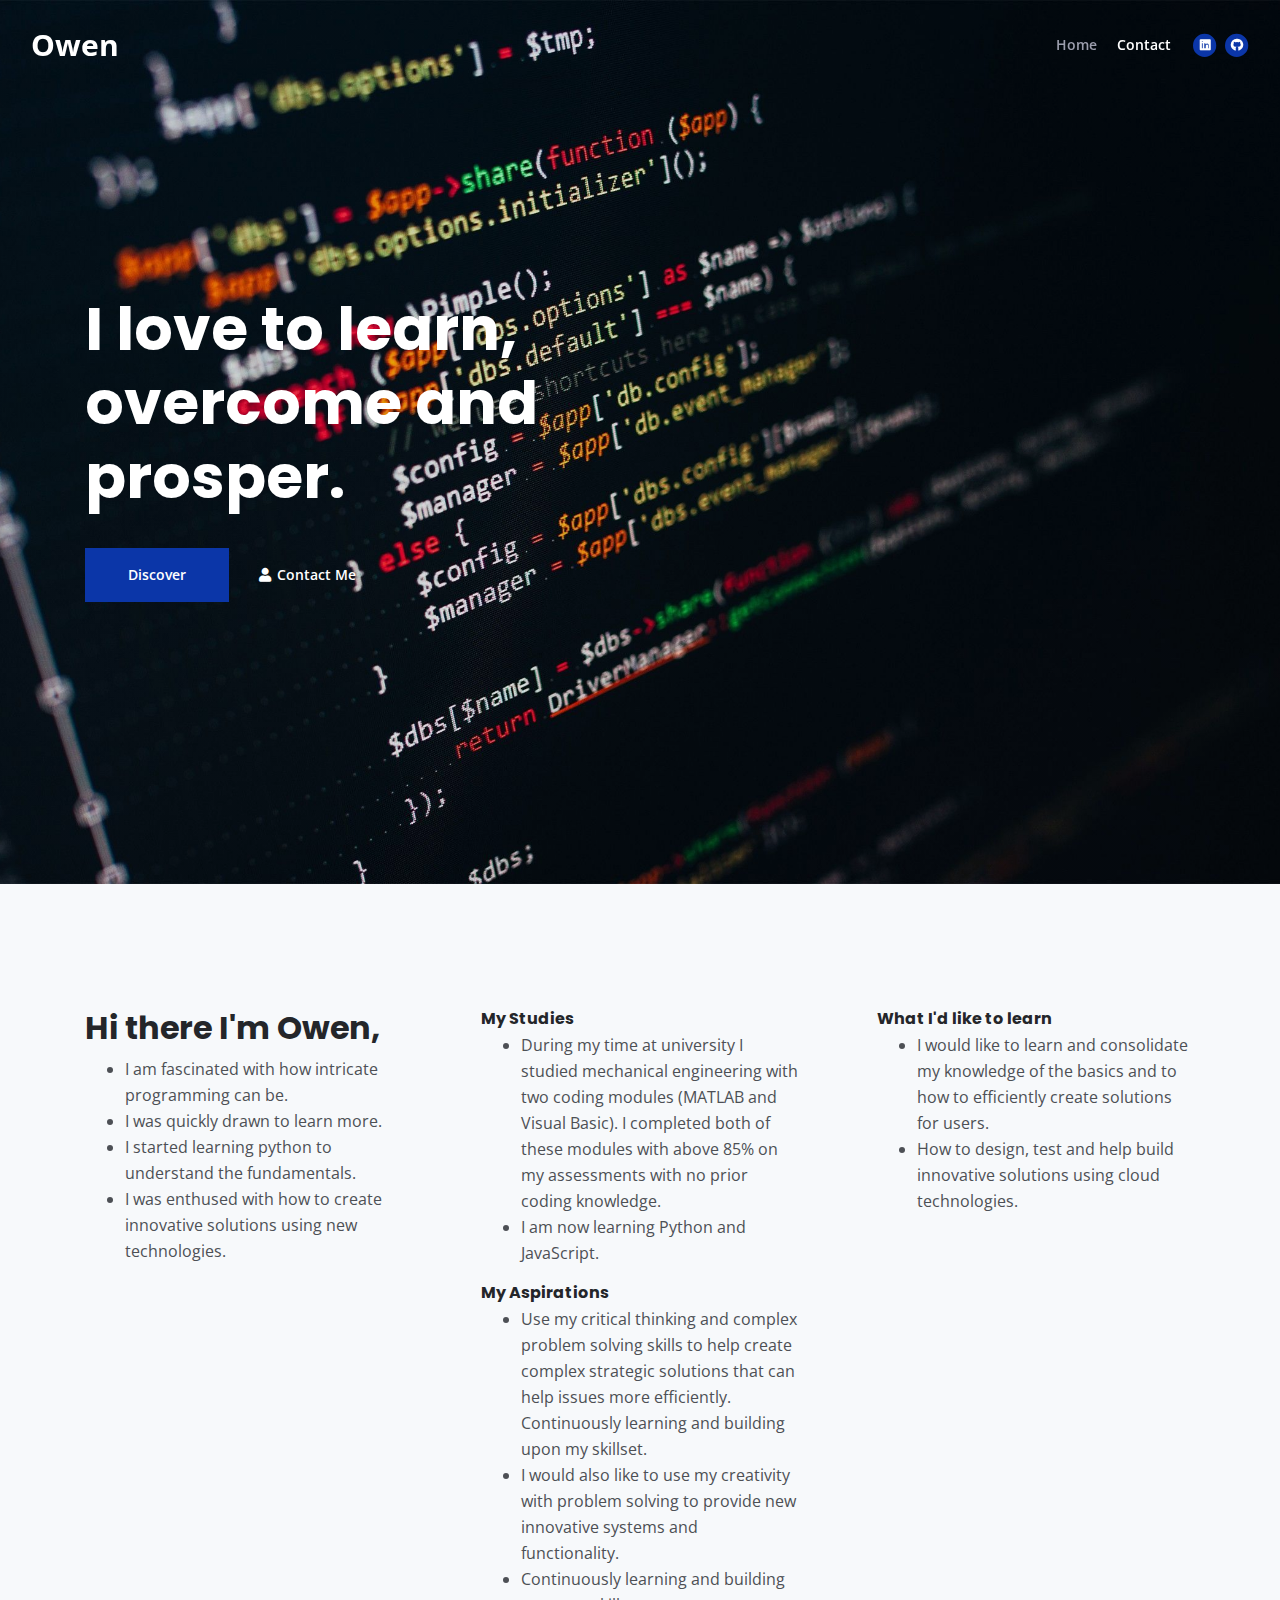
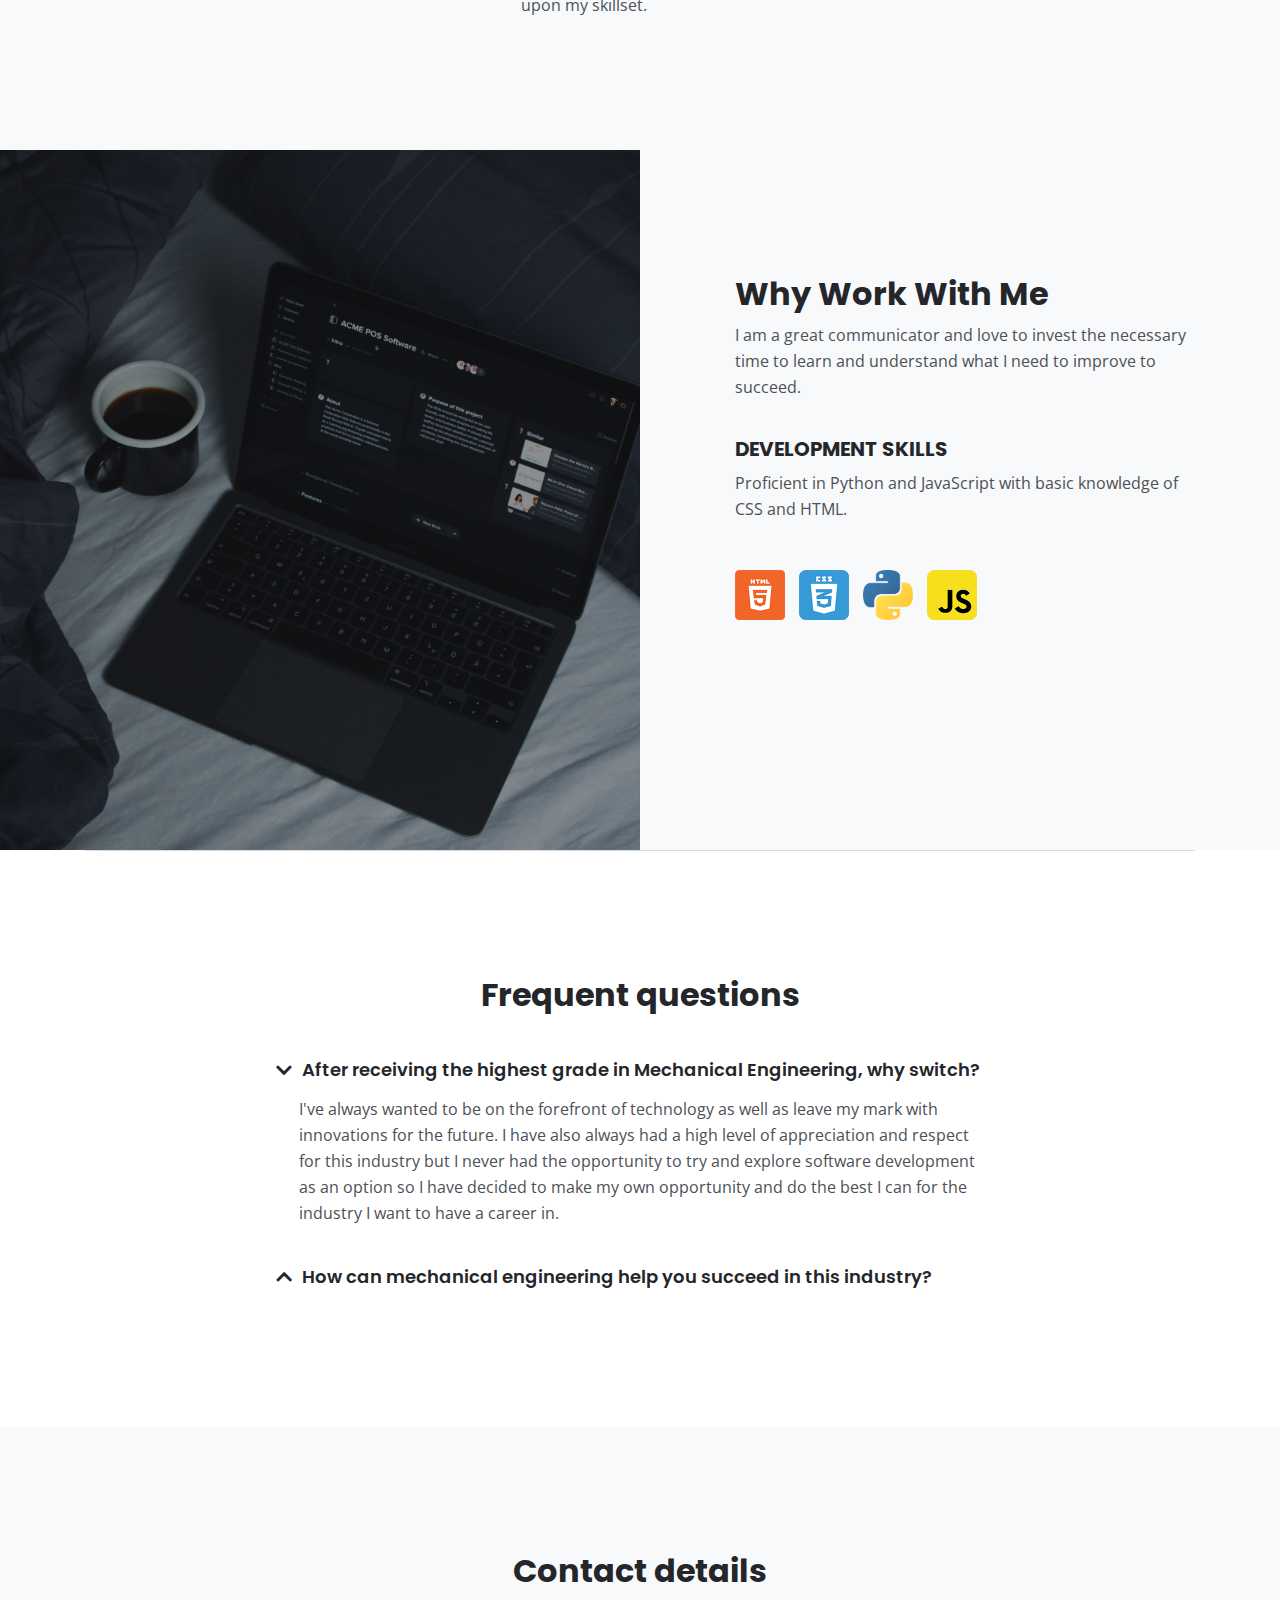
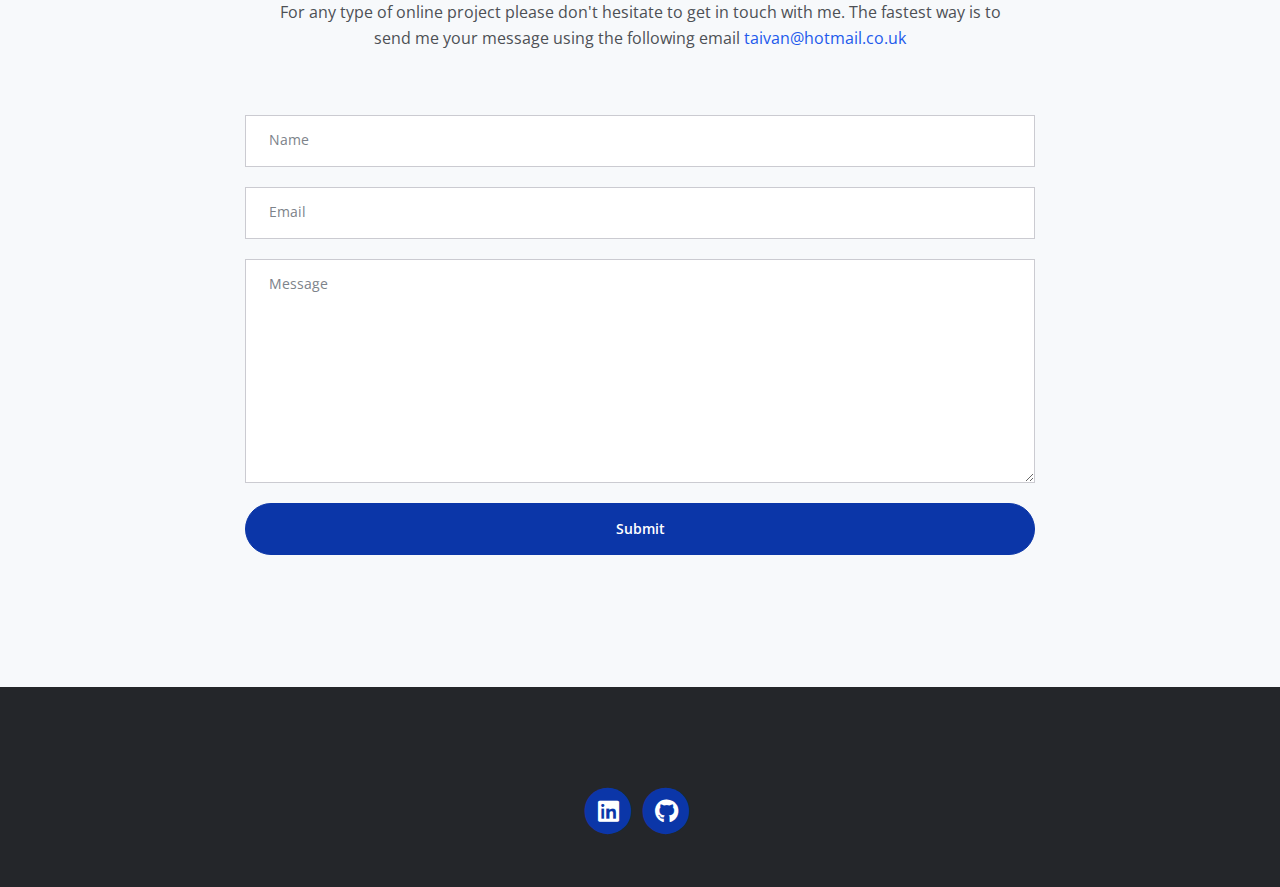
<file: index.html>
<!DOCTYPE html>
<html lang="en">
<head>
    <meta charset="utf-8">
    <meta name="viewport" content="width=device-width, initial-scale=1, shrink-to-fit=no">

    <!-- Webpage Title -->
    <title>Owen Le Portfolio</title>
    
    <!-- Styles -->
    <link rel="preconnect" href="https://fonts.gstatic.com">
    <link href="https://fonts.googleapis.com/css2?family=Open+Sans:ital,wght@0,400;0,600;0,700;1,400&family=Poppins:wght@600&display=swap" rel="stylesheet">
    <link href="css/bootstrap.css" rel="stylesheet">
    <link href="css/fontawesome-all.css" rel="stylesheet">
	<link href="css/styles.css" rel="stylesheet">
	
	<!-- Favicon  -->
    <link rel="icon" href="images/favicon.png">
</head>
<body data-spy="scroll" data-target=".fixed-top">
    
    <!-- Navigation -->
    <nav class="navbar navbar-expand-lg fixed-top navbar-dark">
        <div class="container">
            
            <!-- Image Logo -->
            <!--<a class="navbar-brand logo-image" href="index.html"><img src="images/favicon.png" alt="alternative"></a>  -->

            <!-- Text Logo - Use this if you don't have a graphic logo -->
            <a class="navbar-brand logo-text page-scroll" href="index.html">Owen</a>

            <button class="navbar-toggler p-0 border-0" type="button" data-toggle="offcanvas">
                <span class="navbar-toggler-icon"></span>
            </button>

            <div class="navbar-collapse offcanvas-collapse" id="navbarsExampleDefault">
                <ul class="navbar-nav ml-auto">
                    <li class="nav-item">
                        <a class="nav-link page-scroll" href="#header">Home <span class="sr-only">(current)</span></a>
                    <li class="nav-item">
                        <a class="nav-link page-scroll" href="#contact">Contact</a>
                    </li>
                </ul>
                <span class="nav-item social-icons">
                    <span class="fa-stack">
                        <a href="https://www.linkedin.com/in/owen-le-68a21a194/">
                            <i class="fas fa-circle fa-stack-2x"></i>
                            <i class="fab fa-linkedin fa-stack-1x"></i>
                        </a>
                    </span>
                    <span class="fa-stack">
                        <a href="https://github.com/taivanle">
                            <i class="fas fa-circle fa-stack-2x"></i>
                            <i class="fab fa-github fa-stack-1x"></i>
                        </a>
                    </span>
                </span>
            </div> <!-- end of navbar-collapse -->
        </div> <!-- end of container -->
    </nav> <!-- end of navbar -->
    <!-- end of navigation -->


    <!-- Header -->
    <header id="header" class="header">
        <div class="container">
            <div class="row">
                <div class="col-lg-6">
                    <div class="text-container">
                        <h1 class="h1-large">I love to learn, overcome and prosper.</h1>
                        <a class="btn-solid-lg page-scroll" href="#about">Discover</a>
                        <a class="btn-outline-lg page-scroll" href="#contact"><i class="fas fa-user"></i>Contact Me</a>
                    </div> <!-- end of text-container -->
                </div> <!-- end of col -->
            </div> <!-- end of row -->
        </div> <!-- end of container -->
    </header> <!-- end of header -->
    <!-- end of header -->


    <!-- About-->
    <div id="about" class="basic-1 bg-gray">
        <div class="container">
            <div class="row">
                <div class="col-lg-4">
                    <div class="text-container first">
                        <h2>Hi there I'm Owen,</h2>
                        <ul>
                            <li>I am fascinated with how intricate programming can be.</li>
                            <li>I was quickly drawn to learn more.</li>
                            <li>I started learning python to understand the fundamentals.</li>
                            <li>I was enthused with how to create innovative solutions using new technologies.</li>
                          </ul>
                    </div> <!-- end of text-container -->
                </div> <!-- end of col -->
                <div class="col-lg-4">
                    <div class="text-container second">
                        <h6>My Studies</h6>
                        <ul>
                            <li>During my time at university I studied mechanical engineering with two coding modules (MATLAB and Visual Basic). I completed both of these modules with above 85% on my assessments with no prior coding knowledge.</li>
                            <li>I am now learning Python and JavaScript.</li>
                        </ul>
                        <h6>My Aspirations</h6>
                        <ul>
                            <li>Use my critical thinking and complex problem solving skills to help create complex strategic solutions that can help issues more efficiently. Continuously learning and building upon my skillset.</li>
                            <li>I would also like to use my creativity with problem solving to provide new innovative systems and functionality.</li>
                            <li>Continuously learning and building upon my skillset.</li>
                        </ul>
                    </div> <!-- end of text-container -->
                </div> <!-- end of col -->
                <div class="col-lg-4">
                    <div class="text-container third">
                        <h6>What I'd like to learn</h6>
                        <ul>
                            <li>I would like to learn and consolidate my knowledge of the basics and to how to efficiently create solutions for users.</li>
                            <li>How to design, test and help build innovative solutions using cloud technologies.</li>
                        </ul>
                    </div> <!-- end of text-container -->
                </div> <!-- end of col -->
            </div> <!-- end of row -->
        </div> <!-- end of container -->
    </div> <!-- end of basic-1 -->
    <!-- end of about -->

    <!-- Details -->
	<div class="split">
		<div class="area-1">
		</div><!-- end of area-1 on same line and no space between comments to eliminate margin white space --><div class="area-2 bg-gray">
            <div class="container">    
                <div class="row">
                    <div class="col-lg-12">     
                        
                        <!-- Text Container -->
                        <div class="text-container">
                            <h2>Why Work With Me</h2>
                            <p>I am a great communicator and love to invest the necessary time to learn and understand what I need to improve to succeed.</p>
                            <h5>DEVELOPMENT SKILLS</h5>
                            <p>Proficient in Python and JavaScript with basic knowledge of CSS and HTML.</p>
                            
                            <div class="icons-container">
                                <img src="images/details-icon-html.png" alt="alternative">
                                <img src="images/details-icon-css.png" alt="alternative">
                                <img src="images/details-icon-python.png" alt="alternative">
                                <img src="images/details-icon-javascript.png" alt="alternative">
                            </div> <!-- end of icons-container -->
                        </div> <!-- end of text-container -->
                        <!-- end of text container -->

                    </div> <!-- end of col -->
                </div> <!-- end of row -->
            </div> <!-- end of container -->
		</div> <!-- end of area-2 -->
    </div> <!-- end of split -->
    <!-- end of details -->


    <!-- Section Divider -->
    <div class="container">
        <div class="row">
            <div class="col-lg-12">
                <hr class="section-divider">
            </div> <!-- end of col -->
        </div> <!-- end of row -->
    </div> <!-- end of container -->
    <!-- end of section divider -->


    <!-- Questions -->
    <div class="accordion-1">
        <div class="container">
            <div class="row">
                <div class="col-lg-12">
                    <h2 class="h2-heading">Frequent questions</h2>
                </div> <!-- end of col -->
            </div> <!-- end of row -->
            <div class="row">
                <div class="col-lg-12">

                    <div class="accordion" id="accordionExample">
                        <div class="card">
                            <div class="card-header" id="headingOne">
                                <button class="btn btn-link btn-block text-left" type="button" data-toggle="collapse" data-target="#collapseOne" aria-expanded="true" aria-controls="collapseOne">
                                    After receiving the highest grade in Mechanical Engineering, why switch?
                                </button>
                            </div>
                            <div id="collapseOne" class="collapse show" aria-labelledby="headingOne" data-parent="#accordionExample">
                                <div class="card-body">
                                    I've always wanted to be on the forefront of technology as well as leave my mark with innovations for the future. I have also always had a high level of appreciation and respect for this industry but I never had the opportunity to try and explore software development as an option so I have decided to make my own opportunity and do the best I can for the industry I want to have a career in.
                                </div>
                            </div>
                        </div>
                        <div class="card">
                            <div class="card-header" id="headingTwo">
                                <button class="btn btn-link btn-block text-left collapsed" type="button" data-toggle="collapse" data-target="#collapseTwo" aria-expanded="false" aria-controls="collapseTwo">
                                    How can mechanical engineering help you succeed in this industry?
                                </button>
                            </div>
                            <div id="collapseTwo" class="collapse" aria-labelledby="headingTwo" data-parent="#accordionExample">
                                <div class="card-body">
                                    I believe that mechanical engineering has taught me the principles to solve any problem that I am faced with due to the nature of the subject and what it involves. In my case, my university also introduced two coding modules as well. These were in MATLAB and VisualBasic where I attained above 85% in both modules with 0 prior coding experience.
                                </div>
                            </div>
                        </div>
                    </div> <!-- end of accordion -->

                </div> <!-- end of col -->
            </div> <!-- end of row -->
        </div> <!-- end of container -->
    </div> <!-- end of accordion-1 -->
    <!-- end of questions -->


    <!-- Contact -->
    <div id="contact" class="form-1 bg-gray">
        <div class="container">
            <div class="row">
                <div class="col-lg-12">
                    <h2>Contact details</h2>
                    <p class="p-heading">For any type of online project please don't hesitate to get in touch with me. The fastest way is to send me your message using the following email <a class="blue no-line" href="#your-link">taivan@hotmail.co.uk</a></p>
                </div> <!-- end of col -->
            </div> <!-- end of row -->
            <div class="row">
                <div class="col-lg-12">
                    
                    <!-- Contact Form -->
                    <form action="https://getform.io/f/19ecadb1-fbea-443f-92e9-7c85b99201f0" method="POST">
                        <div class="form-group">
                            <input type="text" name="name" id="cname" class="form-control-input">
                            <label class="label-control" for="cname">Name</label>
                        </div>
                        <div class="form-group">
                            <input type="email" name="email" id="cemail" class="form-control-input">
                            <label class="label-control" for="cemail">Email</label>
                        </div>
                        <div class="form-group">
                            <textarea class="form-control-textarea" name="message" id="cmessage" class="form-control-textarea"></textarea>
                            <label class="label-control" for="cmessage">Message</label>
                        </div>
                        <div class="form-group">
                            <button type="submit" class="form-control-submit-button">Submit</button>
                        </div>
                    </form>
                    <!-- end of contact form -->

                </div> <!-- end of col -->
            </div> <!-- end of row -->
        </div> <!-- end of container -->
    </div> <!-- end of form-1 -->  
    <!-- end of contact -->


    <!-- Footer -->
    <div class="footer bg-gray">
        <div class="container">
            <div class="row">
                <div class="col-lg-12">
                    <div class="social-container">
                        <span class="fa-stack">
                            <a href="https://www.linkedin.com/in/owen-le-68a21a194/">
                                <i class="fas fa-circle fa-stack-2x"></i>
                                <i class="fab fa-linkedin fa-stack-1x"></i>
                            </a>
                        </span>
                        <span class="fa-stack">
                            <a href="https://github.com/taivanle">
                                <i class="fas fa-circle fa-stack-2x"></i>
                                <i class="fab fa-github fa-stack-1x"></i>
                            </a>
                        </span>
                    </div> <!-- end of social-container -->
                </div> <!-- end of col -->
            </div> <!-- end of row -->
        </div> <!-- end of container -->
    </div> <!-- end of footer -->  
    <!-- end of footer -->

    	
    <!-- Scripts -->
    <script src="js/jquery.min.js"></script> <!-- jQuery for Bootstrap's JavaScript plugins -->
    <script src="js/bootstrap.min.js"></script> <!-- Bootstrap framework -->
    <script src="js/jquery.easing.min.js"></script> <!-- jQuery Easing for smooth scrolling between anchors -->
    <script src="js/scripts.js"></script> <!-- Custom scripts -->
</body>
</html>
</file>
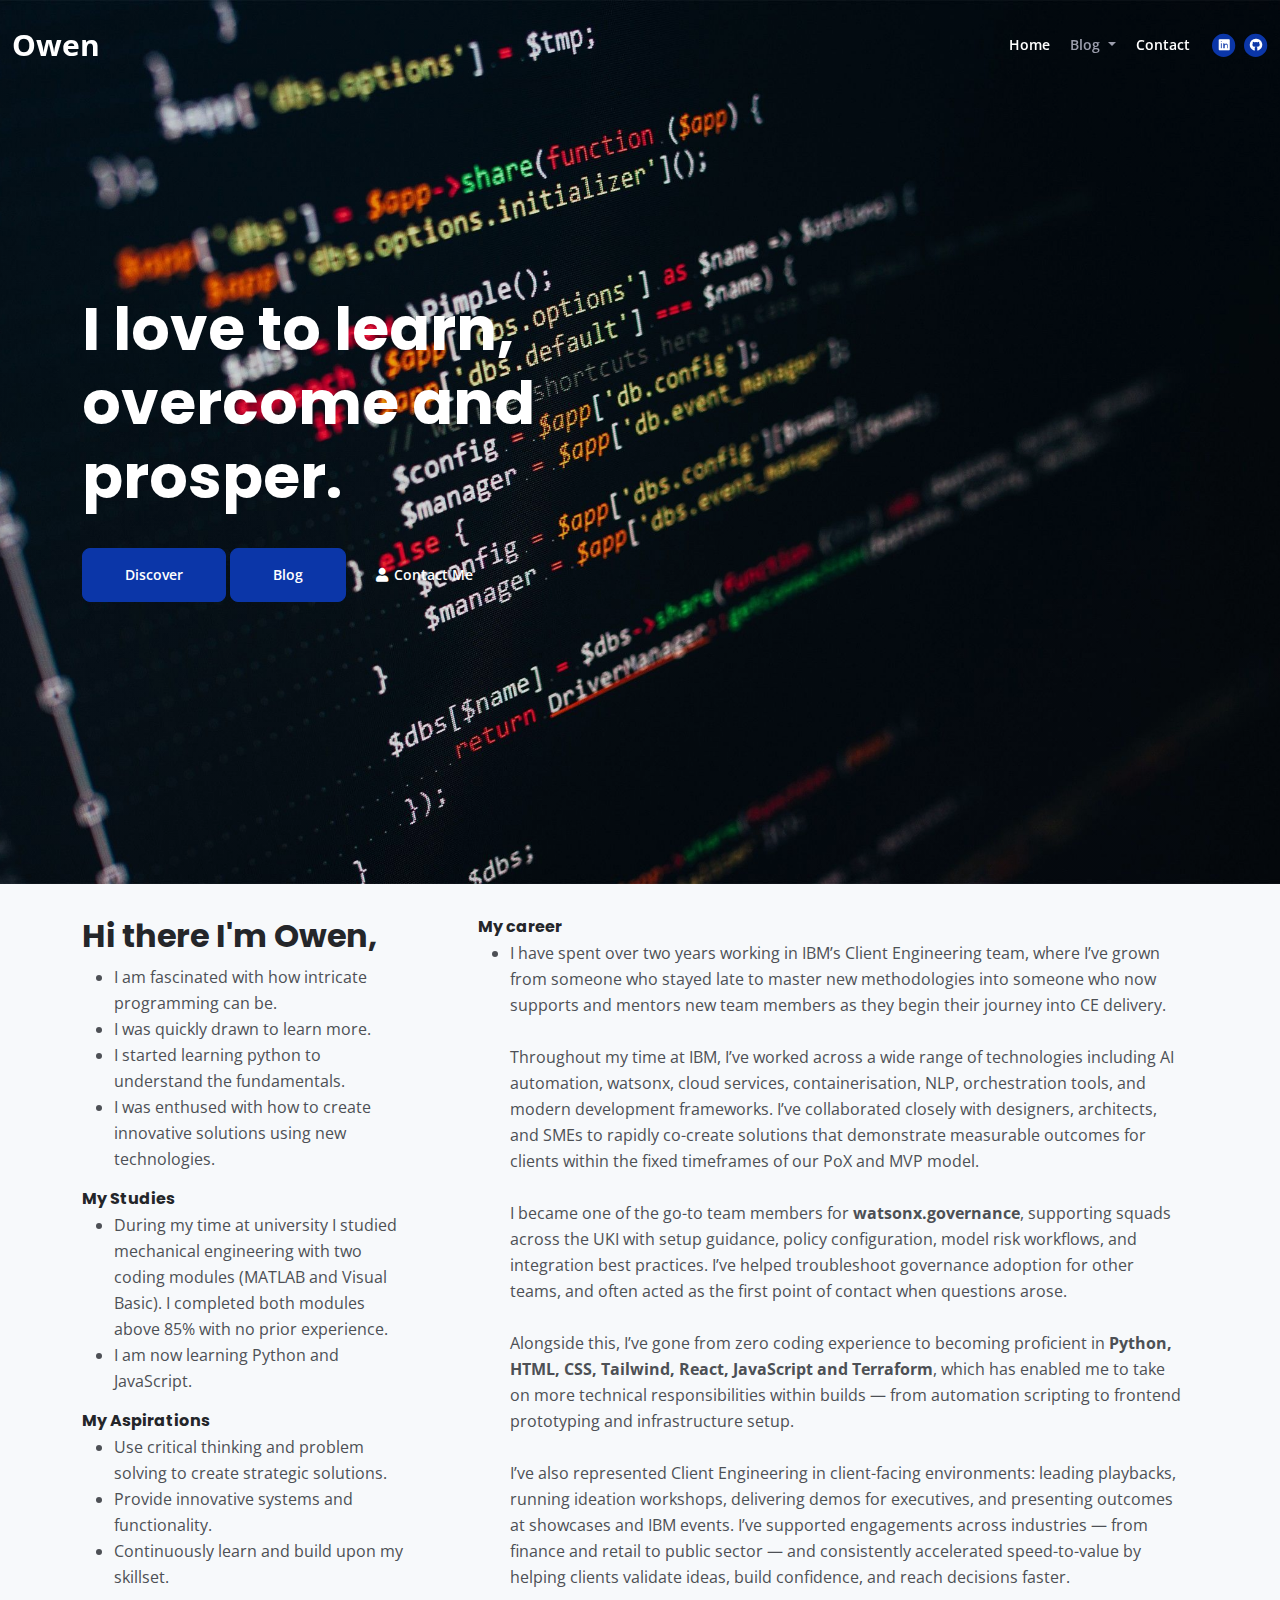
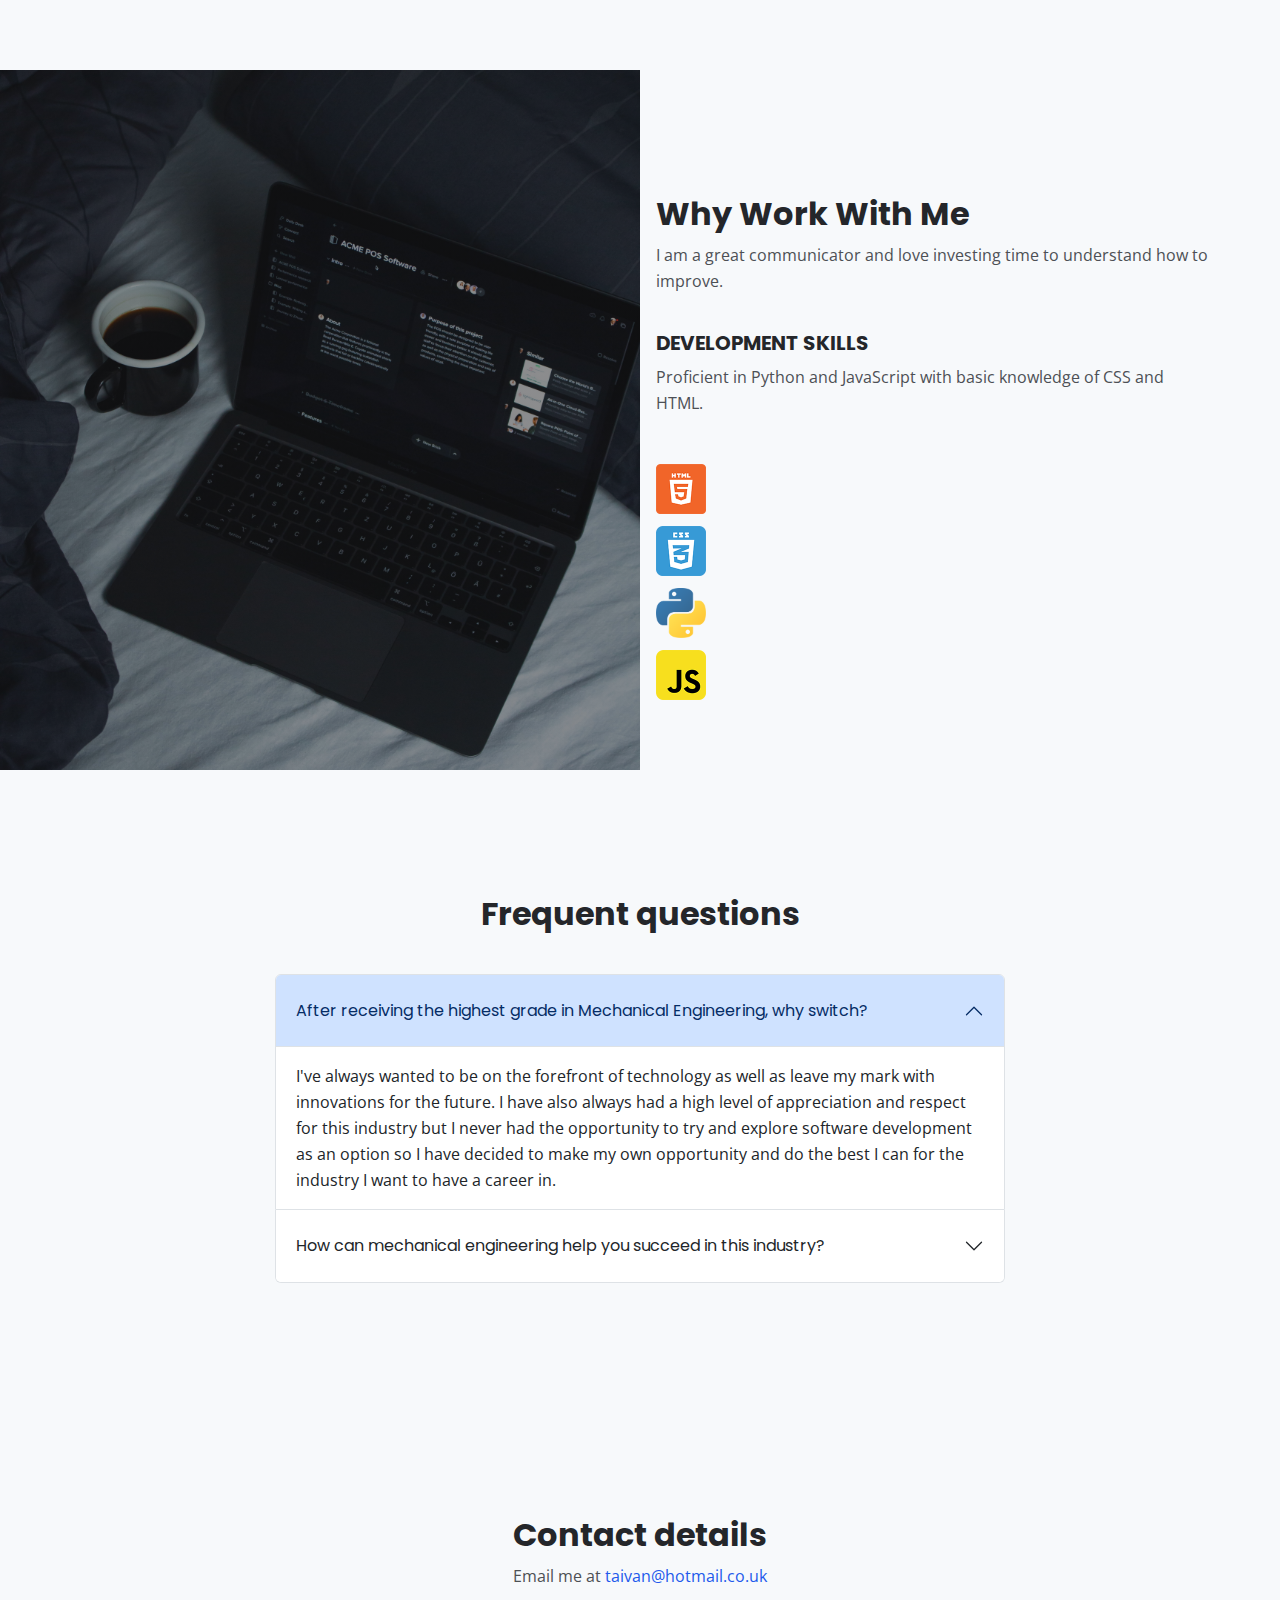
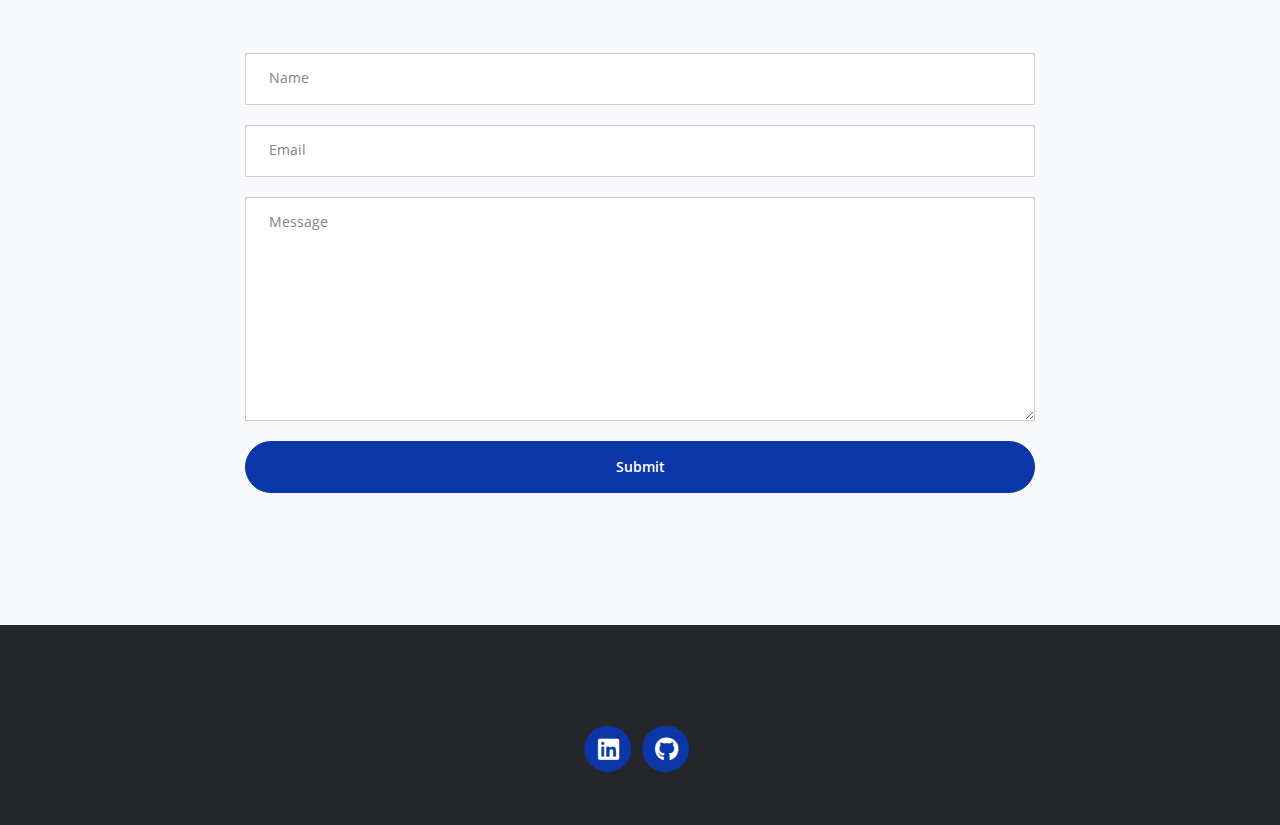
<file: docs/index.html>
<!DOCTYPE html>
<html lang="en">

<head>
    <meta charset="utf-8">
    <meta name="viewport" content="width=device-width, initial-scale=1">

    <!-- Webpage Title -->
    <title>Owen Le Portfolio</title>

    <!-- Google Fonts -->
    <link rel="preconnect" href="https://fonts.gstatic.com">
    <link
        href="https://fonts.googleapis.com/css2?family=Open+Sans:ital,wght@0,400;0,600;0,700;1,400&family=Poppins:wght@600&display=swap"
        rel="stylesheet">

    <!-- Bootstrap 5 CSS -->
    <link href="https://cdn.jsdelivr.net/npm/bootstrap@5.3.3/dist/css/bootstrap.min.css" rel="stylesheet"
        integrity="sha384-QWTKZyjpPEjISv5WaRU9OFeRpok6YctnYmDr5pNlyT2bRjXh0JMhjY6hW+ALEwIH" crossorigin="anonymous">

    <!-- Font Awesome + Custom Styles -->
    <link href="css/fontawesome-all.css" rel="stylesheet">
    <link href="css/styles.css" rel="stylesheet">

    <!-- Dropdown animation -->
    <style>
        .navbar .dropdown-menu {
            opacity: 0;
            transform: translateY(8px);
            transition: opacity .2s ease, transform .2s ease;
            display: block;
            visibility: hidden;
        }

        .navbar .dropdown-menu.show {
            opacity: 1;
            transform: translateY(0);
            visibility: visible;
        }
    </style>

    <link rel="icon" href="images/favicon.png">
</head>

<body data-bs-spy="scroll" data-bs-target=".fixed-top">

    <!-- Navigation -->
    <!-- Navigation -->
    <nav class="navbar navbar-expand-lg fixed-top navbar-dark">
        <div class="container">
            <a class="navbar-brand logo-text" href="index.html">Owen</a>

            <!-- Mobile toggle -->
            <button class="navbar-toggler p-0 border-0" type="button" data-bs-toggle="collapse"
                data-bs-target="#navbarNav" aria-controls="navbarNav" aria-expanded="false"
                aria-label="Toggle navigation">
                <span class="navbar-toggler-icon"></span>
            </button>

            <div class="navbar-collapse offcanvas-collapse collapse" id="navbarNav">
                <ul class="navbar-nav ms-auto">
                    <li class="nav-item">
                        <a class="nav-link" href="index.html">Home</a>
                    </li>

                    <!-- Dropdown -->
                    <li class="nav-item dropdown">
                        <a class="nav-link dropdown-toggle active" href="#" id="navbarBlog" role="button"
                            data-bs-toggle="dropdown" aria-expanded="false">
                            Blog
                        </a>

                        <ul class="dropdown-menu dropdown-menu-end" aria-labelledby="navbarBlog">
                            <li><a class="dropdown-item" href="blog_homepage.html">All posts</a></li>
                            <li><a class="dropdown-item" href="orchestrate_simplified.html">watsonx Orchestrate –
                                    Simplified</a></li>
                        </ul>
                    </li>

                    <li class="nav-item">
                        <a class="nav-link page-scroll" href="index.html#contact">Contact</a>
                    </li>
                </ul>
            </div>

            <!-- Social icons -->
            <span class="nav-item social-icons">
                <span class="fa-stack">
                    <a href="https://www.linkedin.com/in/owen-le-68a21a194/">
                        <i class="fas fa-circle fa-stack-2x"></i>
                        <i class="fab fa-linkedin fa-stack-1x"></i>
                    </a>
                </span>
                <span class="fa-stack">
                    <a href="https://github.com/taivanle">
                        <i class="fas fa-circle fa-stack-2x"></i>
                        <i class="fab fa-github fa-stack-1x"></i>
                    </a>
                </span>
            </span>
        </div>
    </nav>
    <!-- end navigation -->


    <!-- Header -->
    <header id="header" class="header">
        <div class="container">
            <div class="row">
                <div class="col-lg-6">
                    <div class="text-container">
                        <h1 class="h1-large">I love to learn, overcome and prosper.</h1>
                        <a class="btn-solid-lg page-scroll" href="#about">Discover</a>
                        <a class="btn-solid-lg" href="blog_homepage.html">Blog</a>
                        <a class="btn-outline-lg page-scroll" href="#contact">
                            <i class="fas fa-user"></i>Contact Me
                        </a>

                    </div>
                </div>
            </div>
        </div>
    </header>

    <!-- About -->
    <div id="about" class="basic-1 bg-gray">
        <div class="container">
            <div class="row">
                <div class="col-lg-4">
                    <div class="text-container first">
                        <h2>Hi there I'm Owen,</h2>
                        <ul>
                            <li>I am fascinated with how intricate programming can be.</li>
                            <li>I was quickly drawn to learn more.</li>
                            <li>I started learning python to understand the fundamentals.</li>
                            <li>I was enthused with how to create innovative solutions using new technologies.</li>
                        </ul>
                        <h6>My Studies</h6>
                        <ul>
                            <li>During my time at university I studied mechanical engineering with two coding modules
                                (MATLAB and Visual Basic). I completed both modules above 85% with no prior experience.
                            </li>
                            <li>I am now learning Python and JavaScript.</li>
                        </ul>
                        <h6>My Aspirations</h6>
                        <ul>
                            <li>Use critical thinking and problem solving to create strategic solutions.</li>
                            <li>Provide innovative systems and functionality.</li>
                            <li>Continuously learn and build upon my skillset.</li>
                        </ul>
                        <!-- <h6>What I'd like to learn</h6>
                        <ul>
                            <li>Consolidate my knowledge of the basics and build efficient solutions.</li>
                            <li>Design, test and build innovative cloud-based technologies.</li>
                        </ul> -->

                        </ul>
                    </div>
                </div>
                <div class="col-lg-8">
                    <div class="text-container second">
                        <h6>My career</h6>
                        <ul>
                            <li>
                                I have spent over two years working in IBM’s Client Engineering team, where I’ve grown
                                from someone who stayed late to master new methodologies into someone who now supports
                                and mentors new team members as they begin their journey into CE delivery. <br><br>

                                Throughout my time at IBM, I’ve worked across a wide range of technologies including AI
                                automation, watsonx, cloud services, containerisation, NLP, orchestration tools, and
                                modern development frameworks. I’ve collaborated closely with designers, architects, and
                                SMEs to rapidly co-create solutions that demonstrate measurable outcomes for clients
                                within the fixed timeframes of our PoX and MVP model. <br><br>

                                I became one of the go-to team members for <strong>watsonx.governance</strong>,
                                supporting squads across the UKI
                                with setup guidance, policy configuration, model risk workflows, and integration best
                                practices. I’ve helped
                                troubleshoot governance adoption for other teams, and often acted as the first point of
                                contact when questions arose. <br><br>

                                Alongside this, I’ve gone from zero coding experience to becoming proficient in
                                <strong>Python, HTML, CSS, Tailwind, React, JavaScript and Terraform</strong>, which has
                                enabled me to take on more
                                technical responsibilities within builds — from automation scripting to frontend
                                prototyping and infrastructure setup. <br><br>

                                I’ve also represented Client Engineering in client-facing environments: leading
                                playbacks, running ideation workshops,
                                delivering demos for executives, and presenting outcomes at showcases and IBM events.
                                I’ve supported engagements across
                                industries — from finance and retail to public sector — and consistently accelerated
                                speed-to-value by helping clients validate ideas,
                                build confidence, and reach decisions faster.
                            </li>
                        </ul>
                    </div>
                </div>
            </div>
            <!-- <div class="col-lg-4">
                    <div class="text-container third">
                        <h6>My Studies</h6>
                        <ul>
                            <li>During my time at university I studied mechanical engineering with two coding modules
                                (MATLAB and Visual Basic). I completed both modules above 85% with no prior experience.
                            </li>
                            <li>I am now learning Python and JavaScript.</li>
                        </ul>
                        <h6>My Aspirations</h6>
                        <ul>
                            <li>Use critical thinking and problem solving to create strategic solutions.</li>
                            <li>Provide innovative systems and functionality.</li>
                            <li>Continuously learn and build upon my skillset.</li>
                        </ul>
                        <h6>What I'd like to learn</h6>
                        <ul>
                            <li>Consolidate my knowledge of the basics and build efficient solutions.</li>
                            <li>Design, test and build innovative cloud-based technologies.</li>
                        </ul>
                    </div>
                </div> -->
        </div>
    </div>
    </div>

    <!-- Details -->
    <div class="split">
        <div class="area-1"></div>
        <div class="area-2">
            <div class="container">
                <h2>Why Work With Me</h2>
                <p>I am a great communicator and love investing time to understand how to improve.</p>
                <h5>DEVELOPMENT SKILLS</h5>
                <p>Proficient in Python and JavaScript with basic knowledge of CSS and HTML.</p>
                <div class="icons-container">
                    <img src="images/details-icon-html.png" alt="">
                    <img src="images/details-icon-css.png" alt="">
                    <img src="images/details-icon-python.png" alt="">
                    <img src="images/details-icon-javascript.png" alt="">
                </div>
            </div>
        </div>
    </div>

    <!-- Section Divider -->
    <div class="container">
        <hr class="section-divider">
    </div>

    <!-- Questions -->
    <div class="accordion-1">
        <div class="container">
            <h2 class="h2-heading">Frequent questions</h2>
            <div class="accordion" id="accordionExample">

                <div class="accordion-item">
                    <h2 class="accordion-header" id="headingOne">
                        <button class="accordion-button" type="button" data-bs-toggle="collapse"
                            data-bs-target="#collapseOne" aria-expanded="true">
                            After receiving the highest grade in Mechanical Engineering, why switch?
                        </button>
                    </h2>
                    <div id="collapseOne" class="accordion-collapse collapse show">
                        <div class="accordion-body">
                            I've always wanted to be on the forefront of technology as well as leave my mark
                            with innovations for the future. I have also always had a high level of appreciation
                            and respect for this industry but I never had the opportunity to try and explore
                            software development as an option so I have decided to make my own opportunity and
                            do the best I can for the industry I want to have a career in.
                        </div>
                    </div>
                </div>

                <div class="accordion-item">
                    <h2 class="accordion-header" id="headingTwo">
                        <button class="accordion-button collapsed" type="button" data-bs-toggle="collapse"
                            data-bs-target="#collapseTwo">
                            How can mechanical engineering help you succeed in this industry?
                        </button>
                    </h2>
                    <div id="collapseTwo" class="accordion-collapse collapse">
                        <div class="accordion-body">
                            I believe that mechanical engineering has taught me the principles to solve any
                            problem that I am faced with due to the nature of the subject and what it involves.
                            In my case, my university also introduced two coding modules as well. These were in
                            MATLAB and VisualBasic where I attained above 85% in both modules with 0 prior
                            coding experience.
                        </div>
                    </div>
                </div>

            </div>
        </div>
    </div>

    <!-- Contact -->
    <div id="contact" class="form-1 bg-gray">
        <div class="container">
            <h2>Contact details</h2>
            <p class="p-heading">Email me at <a class="blue no-line" href="#your-link">taivan@hotmail.co.uk</a></p>

            <form action="https://getform.io/f/19ecadb1-fbea-443f-92e9-7c85b99201f0" method="POST">
                <div class="form-group">
                    <input type="text" name="name" id="cname" class="form-control-input">
                    <label class="label-control" for="cname">Name</label>
                </div>
                <div class="form-group">
                    <input type="email" name="email" id="cemail" class="form-control-input">
                    <label class="label-control" for="cemail">Email</label>
                </div>
                <div class="form-group">
                    <textarea class="form-control-textarea" name="message" id="cmessage"></textarea>
                    <label class="label-control" for="cmessage">Message</label>
                </div>
                <div class="form-group">
                    <button type="submit" class="form-control-submit-button">Submit</button>
                </div>
            </form>

        </div>
    </div>

    <!-- Footer -->
    <div class="footer bg-gray">
        <div class="container">
            <div class="social-container">
                <span class="fa-stack">
                    <a href="https://www.linkedin.com/in/owen-le-68a21a194/">
                        <i class="fas fa-circle fa-stack-2x"></i>
                        <i class="fab fa-linkedin fa-stack-1x"></i>
                    </a>
                </span>
                <span class="fa-stack">
                    <a href="https://github.com/taivanle">
                        <i class="fas fa-circle fa-stack-2x"></i>
                        <i class="fab fa-github fa-stack-1x"></i>
                    </a>
                </span>
            </div>
        </div>
    </div>

    <!-- Scripts -->
    <script src="js/jquery.min.js"></script>
    <script src="js/jquery.easing.min.js"></script>

    <script src="https://cdn.jsdelivr.net/npm/bootstrap@5.3.3/dist/js/bootstrap.bundle.min.js"
        crossorigin="anonymous"></script>

    <script src="js/scripts.js"></script>

    <!-- Off-canvas navbar toggle -->
    <script>
        (function () {
            'use strict';
            const toggler = document.querySelector('#navbarSideCollapse');
            const offcanvas = document.querySelector('.offcanvas-collapse');
            if (toggler && offcanvas) {
                toggler.addEventListener('click', function () {
                    offcanvas.classList.toggle('open');
                });
            }
        })();
    </script>

    <!-- Smooth scroll to #contact -->
    <script>
        $(document).ready(function () {
            if (window.location.hash) {
                var $target = $(window.location.hash);
                if ($target.length) {
                    $('html, body').scrollTop(0);
                    setTimeout(function () {
                        $('html, body').stop().animate(
                            { scrollTop: $target.offset().top },
                            800,
                            'easeInOutExpo'
                        );
                    }, 150);
                }
            }
        });
    </script>

</body>

</html>
</file>
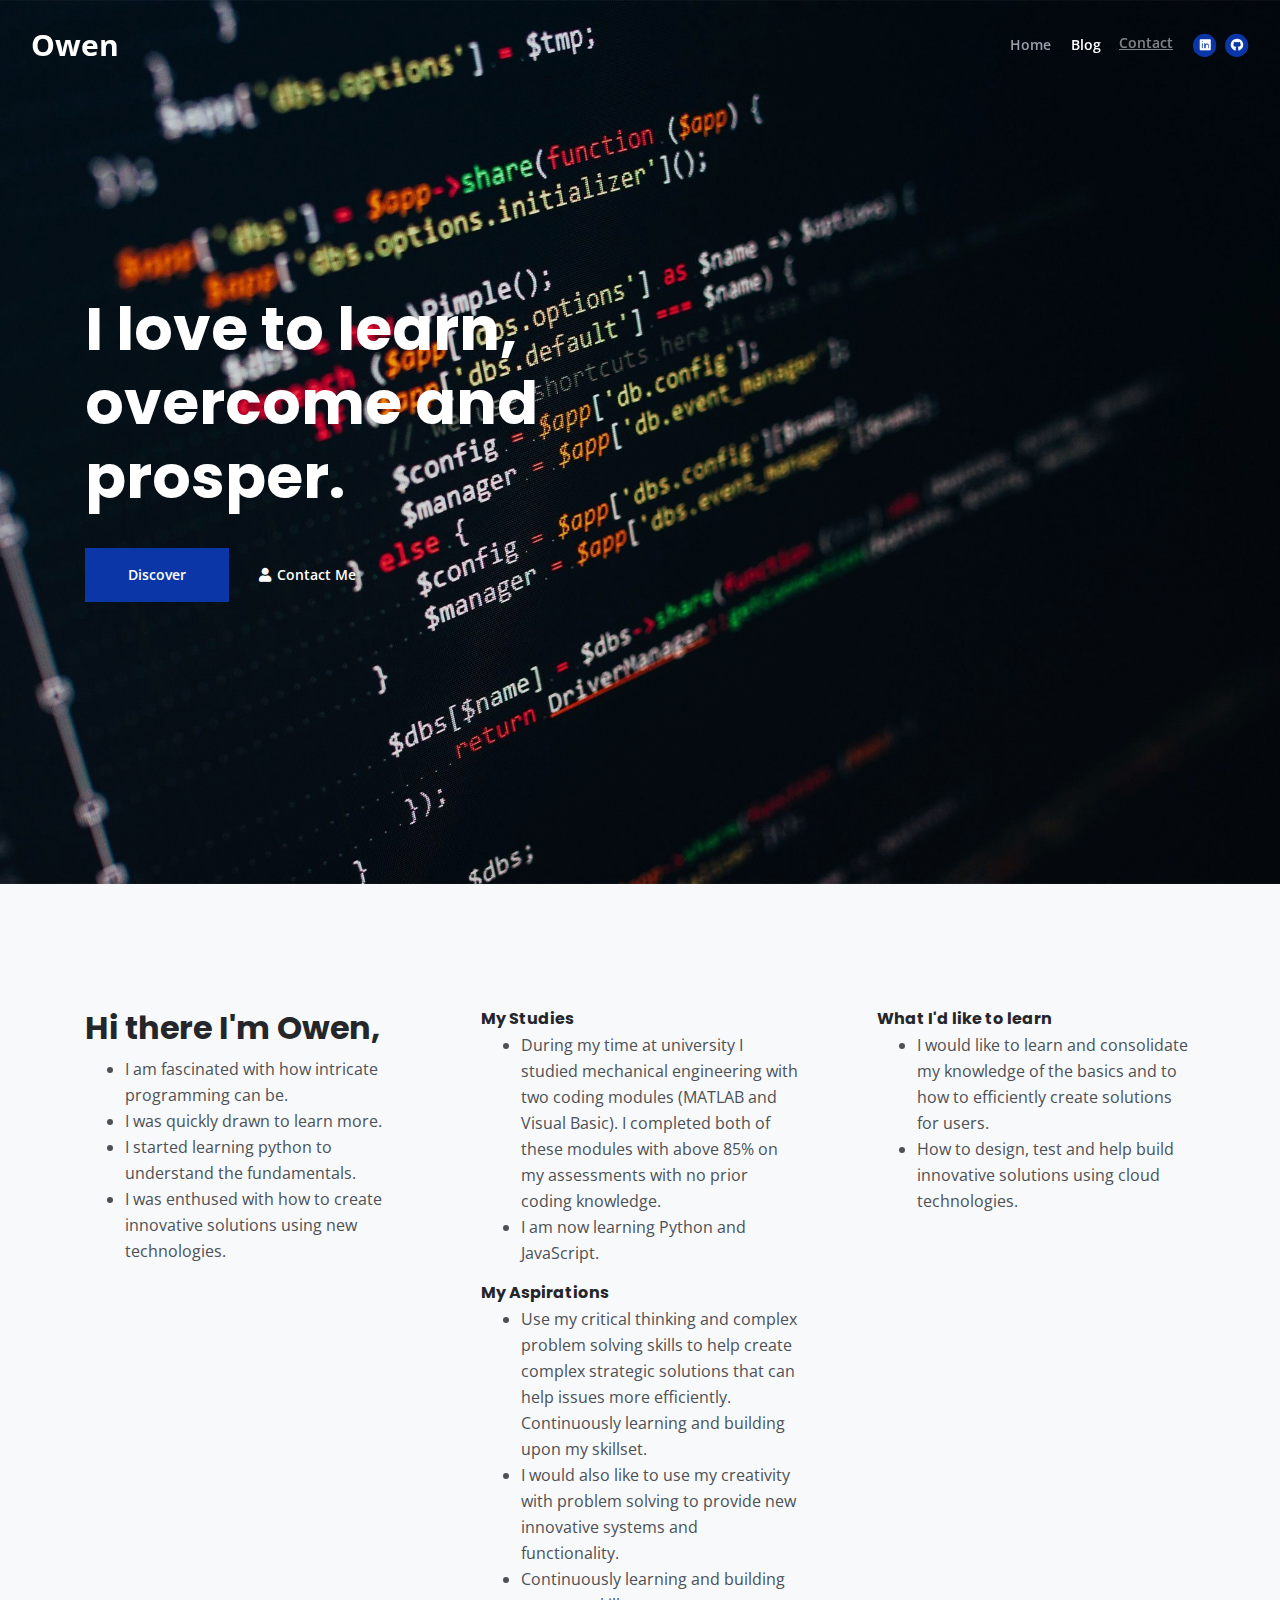
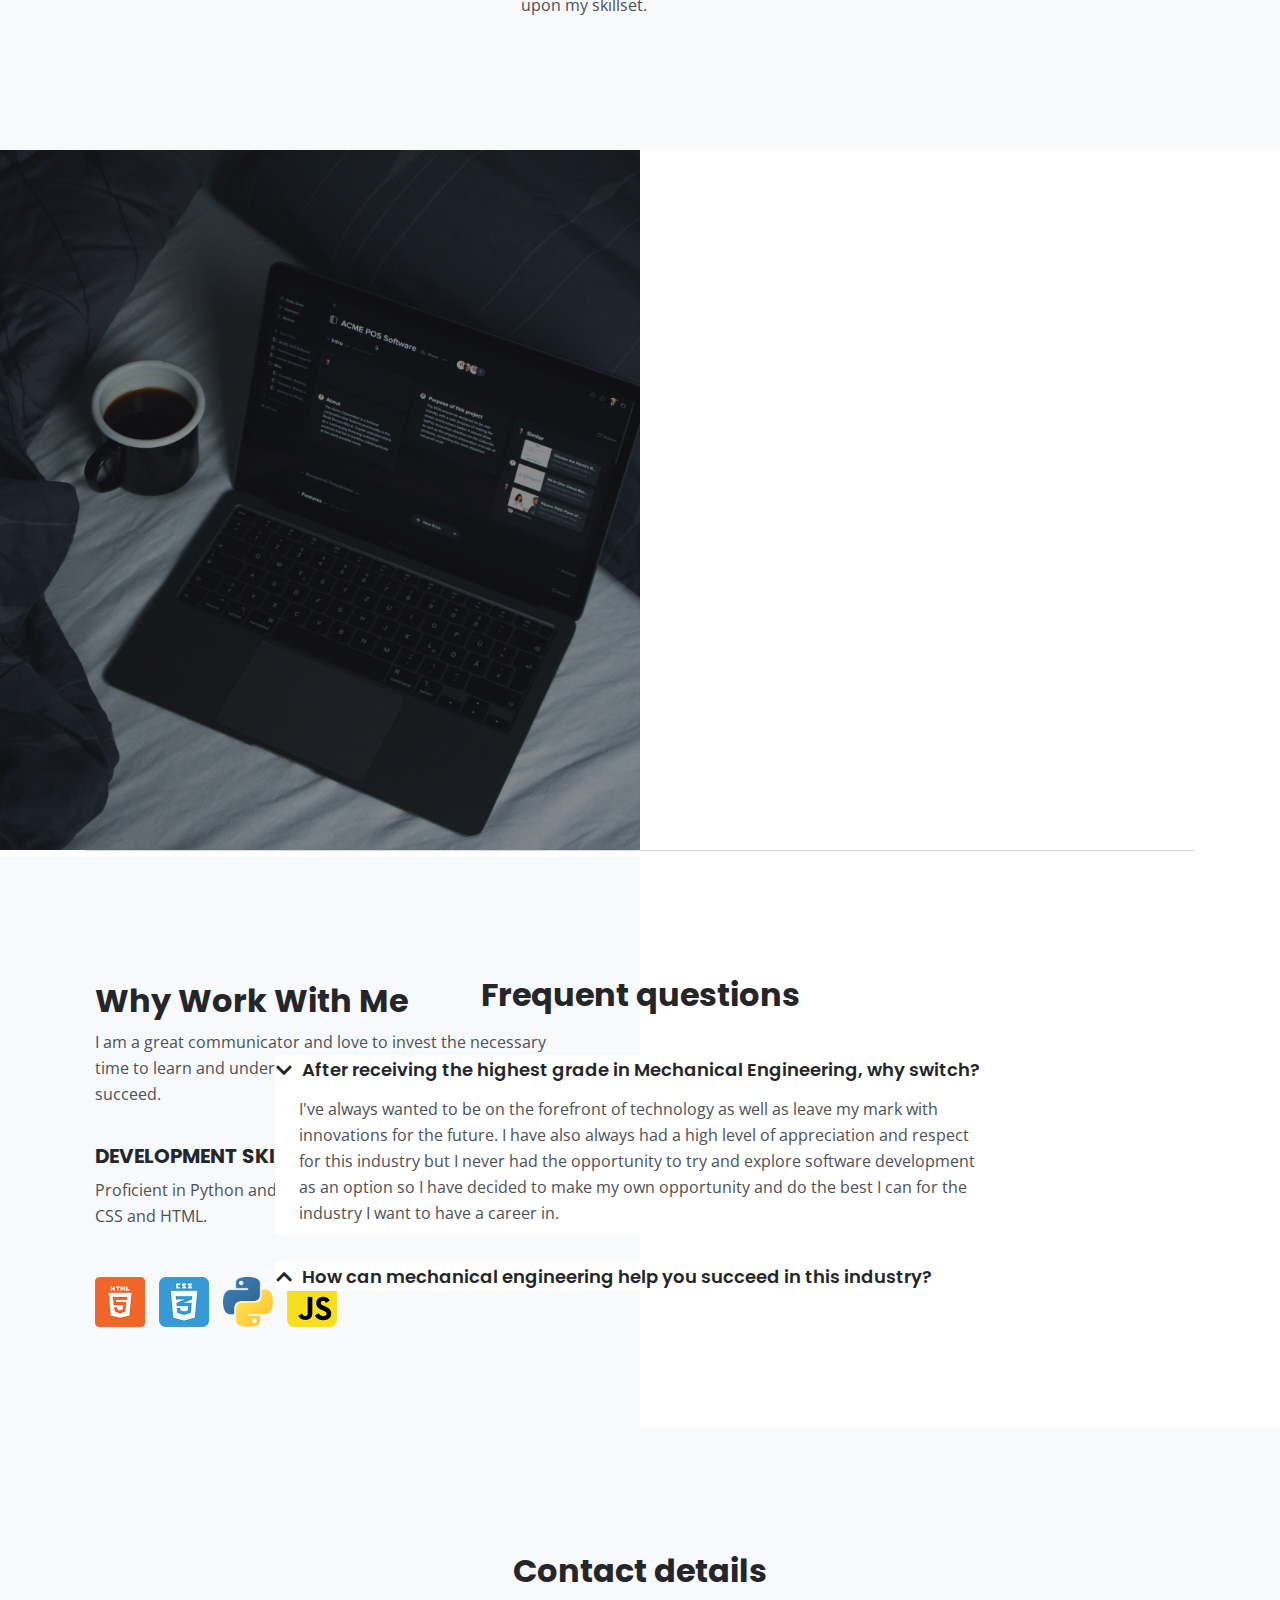
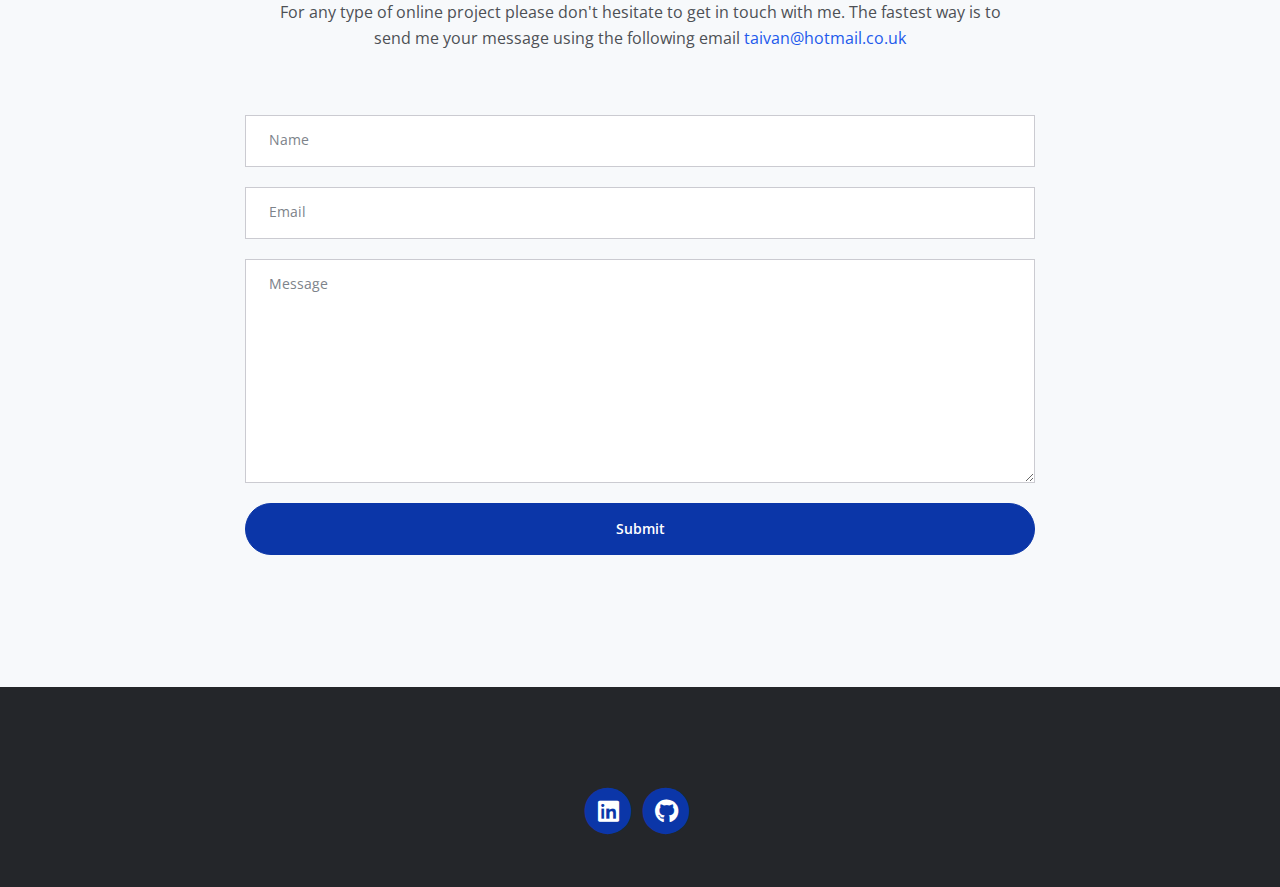
<file: pages/index.html>
<!DOCTYPE html>
<html lang="en">

<head>
    <meta charset="utf-8">
    <meta name="viewport" content="width=device-width, initial-scale=1, shrink-to-fit=no">

    <!-- Webpage Title -->
    <title>Owen Le Portfolio</title>

    <!-- Styles -->
    <link rel="preconnect" href="https://fonts.gstatic.com">
    <link
        href="https://fonts.googleapis.com/css2?family=Open+Sans:ital,wght@0,400;0,600;0,700;1,400&family=Poppins:wght@600&display=swap"
        rel="stylesheet">
    <link href="css/bootstrap.css" rel="stylesheet">
    <link href="css/fontawesome-all.css" rel="stylesheet">
    <link href="css/styles.css" rel="stylesheet">

    <!-- Favicon  -->
    <link rel="icon" href="images/favicon.png">
</head>

<body data-spy="scroll" data-target=".fixed-top">

    <!-- Navigation -->
    <nav class="navbar navbar-expand-lg fixed-top navbar-dark">
        <div class="container">

            <!-- Image Logo -->
            <!--<a class="navbar-brand logo-image" href="index.html"><img src="images/favicon.png" alt="alternative"></a>  -->

            <!-- Text Logo - Use this if you don't have a graphic logo -->
            <a class="navbar-brand logo-text page-scroll" href="index.html">Owen</a>

            <button class="navbar-toggler p-0 border-0" type="button" data-toggle="offcanvas">
                <span class="navbar-toggler-icon"></span>
            </button>

            <div class="navbar-collapse offcanvas-collapse" id="navbarsExampleDefault">
                <ul class="navbar-nav ml-auto">
                    <li class="nav-item">
                        <a class="nav-link page-scroll" href="#header">Home <span class="sr-only">(current)</span></a>
                    <li class="nav-item">
                    <li class="nav-item">
                        <a class="nav-link page-scroll" href="blog_homepage.html">Blog</a>
                    </li>

                    <a class="nav-link page-scroll" href="#contact">Contact</a>
                    </li>
                </ul>
                <span class="nav-item social-icons">
                    <span class="fa-stack">
                        <a href="https://www.linkedin.com/in/owen-le-68a21a194/">
                            <i class="fas fa-circle fa-stack-2x"></i>
                            <i class="fab fa-linkedin fa-stack-1x"></i>
                        </a>
                    </span>
                    <span class="fa-stack">
                        <a href="https://github.com/taivanle">
                            <i class="fas fa-circle fa-stack-2x"></i>
                            <i class="fab fa-github fa-stack-1x"></i>
                        </a>
                    </span>
                </span>
            </div> <!-- end of navbar-collapse -->
        </div> <!-- end of container -->
    </nav> <!-- end of navbar -->
    <!-- end of navigation -->


    <!-- Header -->
    <header id="header" class="header">
        <div class="container">
            <div class="row">
                <div class="col-lg-6">
                    <div class="text-container">
                        <h1 class="h1-large">I love to learn, overcome and prosper.</h1>
                        <a class="btn-solid-lg page-scroll" href="#about">Discover</a>
                        <a class="btn-outline-lg page-scroll" href="#contact"><i class="fas fa-user"></i>Contact Me</a>
                    </div> <!-- end of text-container -->
                </div> <!-- end of col -->
            </div> <!-- end of row -->
        </div> <!-- end of container -->
    </header> <!-- end of header -->
    <!-- end of header -->


    <!-- About-->
    <div id="about" class="basic-1 bg-gray">
        <div class="container">
            <div class="row">
                <div class="col-lg-4">
                    <div class="text-container first">
                        <h2>Hi there I'm Owen,</h2>
                        <ul>
                            <li>I am fascinated with how intricate programming can be.</li>
                            <li>I was quickly drawn to learn more.</li>
                            <li>I started learning python to understand the fundamentals.</li>
                            <li>I was enthused with how to create innovative solutions using new technologies.</li>
                        </ul>
                    </div> <!-- end of text-container -->
                </div> <!-- end of col -->
                <div class="col-lg-4">
                    <div class="text-container second">
                        <h6>My Studies</h6>
                        <ul>
                            <li>During my time at university I studied mechanical engineering with two coding modules
                                (MATLAB and Visual Basic). I completed both of these modules with above 85% on my
                                assessments with no prior coding knowledge.</li>
                            <li>I am now learning Python and JavaScript.</li>
                        </ul>
                        <h6>My Aspirations</h6>
                        <ul>
                            <li>Use my critical thinking and complex problem solving skills to help create complex
                                strategic solutions that can help issues more efficiently. Continuously learning and
                                building upon my skillset.</li>
                            <li>I would also like to use my creativity with problem solving to provide new innovative
                                systems and functionality.</li>
                            <li>Continuously learning and building upon my skillset.</li>
                        </ul>
                    </div> <!-- end of text-container -->
                </div> <!-- end of col -->
                <div class="col-lg-4">
                    <div class="text-container third">
                        <h6>What I'd like to learn</h6>
                        <ul>
                            <li>I would like to learn and consolidate my knowledge of the basics and to how to
                                efficiently create solutions for users.</li>
                            <li>How to design, test and help build innovative solutions using cloud technologies.</li>
                        </ul>
                    </div> <!-- end of text-container -->
                </div> <!-- end of col -->
            </div> <!-- end of row -->
        </div> <!-- end of container -->
    </div> <!-- end of basic-1 -->
    <!-- end of about -->

    <!-- Details -->
    <div class="split">
        <div class="area-1">
        </div><!-- end of area-1 on same line and no space between comments to eliminate margin white space -->
        <div class="area-2 bg-gray">
            <div class="container">
                <div class="row">
                    <div class="col-lg-12">

                        <!-- Text Container -->
                        <div class="text-container">
                            <h2>Why Work With Me</h2>
                            <p>I am a great communicator and love to invest the necessary time to learn and understand
                                what I need to improve to succeed.</p>
                            <h5>DEVELOPMENT SKILLS</h5>
                            <p>Proficient in Python and JavaScript with basic knowledge of CSS and HTML.</p>

                            <div class="icons-container">
                                <img src="images/details-icon-html.png" alt="alternative">
                                <img src="images/details-icon-css.png" alt="alternative">
                                <img src="images/details-icon-python.png" alt="alternative">
                                <img src="images/details-icon-javascript.png" alt="alternative">
                            </div> <!-- end of icons-container -->
                        </div> <!-- end of text-container -->
                        <!-- end of text container -->

                    </div> <!-- end of col -->
                </div> <!-- end of row -->
            </div> <!-- end of container -->
        </div> <!-- end of area-2 -->
    </div> <!-- end of split -->
    <!-- end of details -->


    <!-- Section Divider -->
    <div class="container">
        <div class="row">
            <div class="col-lg-12">
                <hr class="section-divider">
            </div> <!-- end of col -->
        </div> <!-- end of row -->
    </div> <!-- end of container -->
    <!-- end of section divider -->


    <!-- Questions -->
    <div class="accordion-1">
        <div class="container">
            <div class="row">
                <div class="col-lg-12">
                    <h2 class="h2-heading">Frequent questions</h2>
                </div> <!-- end of col -->
            </div> <!-- end of row -->
            <div class="row">
                <div class="col-lg-12">

                    <div class="accordion" id="accordionExample">
                        <div class="card">
                            <div class="card-header" id="headingOne">
                                <button class="btn btn-link btn-block text-left" type="button" data-toggle="collapse"
                                    data-target="#collapseOne" aria-expanded="true" aria-controls="collapseOne">
                                    After receiving the highest grade in Mechanical Engineering, why switch?
                                </button>
                            </div>
                            <div id="collapseOne" class="collapse show" aria-labelledby="headingOne"
                                data-parent="#accordionExample">
                                <div class="card-body">
                                    I've always wanted to be on the forefront of technology as well as leave my mark
                                    with innovations for the future. I have also always had a high level of appreciation
                                    and respect for this industry but I never had the opportunity to try and explore
                                    software development as an option so I have decided to make my own opportunity and
                                    do the best I can for the industry I want to have a career in.
                                </div>
                            </div>
                        </div>
                        <div class="card">
                            <div class="card-header" id="headingTwo">
                                <button class="btn btn-link btn-block text-left collapsed" type="button"
                                    data-toggle="collapse" data-target="#collapseTwo" aria-expanded="false"
                                    aria-controls="collapseTwo">
                                    How can mechanical engineering help you succeed in this industry?
                                </button>
                            </div>
                            <div id="collapseTwo" class="collapse" aria-labelledby="headingTwo"
                                data-parent="#accordionExample">
                                <div class="card-body">
                                    I believe that mechanical engineering has taught me the principles to solve any
                                    problem that I am faced with due to the nature of the subject and what it involves.
                                    In my case, my university also introduced two coding modules as well. These were in
                                    MATLAB and VisualBasic where I attained above 85% in both modules with 0 prior
                                    coding experience.
                                </div>
                            </div>
                        </div>
                    </div> <!-- end of accordion -->

                </div> <!-- end of col -->
            </div> <!-- end of row -->
        </div> <!-- end of container -->
    </div> <!-- end of accordion-1 -->
    <!-- end of questions -->


    <!-- Contact -->
    <div id="contact" class="form-1 bg-gray">
        <div class="container">
            <div class="row">
                <div class="col-lg-12">
                    <h2>Contact details</h2>
                    <p class="p-heading">For any type of online project please don't hesitate to get in touch with me.
                        The fastest way is to send me your message using the following email <a class="blue no-line"
                            href="#your-link">taivan@hotmail.co.uk</a></p>
                </div> <!-- end of col -->
            </div> <!-- end of row -->
            <div class="row">
                <div class="col-lg-12">

                    <!-- Contact Form -->
                    <form action="https://getform.io/f/19ecadb1-fbea-443f-92e9-7c85b99201f0" method="POST">
                        <div class="form-group">
                            <input type="text" name="name" id="cname" class="form-control-input">
                            <label class="label-control" for="cname">Name</label>
                        </div>
                        <div class="form-group">
                            <input type="email" name="email" id="cemail" class="form-control-input">
                            <label class="label-control" for="cemail">Email</label>
                        </div>
                        <div class="form-group">
                            <textarea class="form-control-textarea" name="message" id="cmessage"
                                class="form-control-textarea"></textarea>
                            <label class="label-control" for="cmessage">Message</label>
                        </div>
                        <div class="form-group">
                            <button type="submit" class="form-control-submit-button">Submit</button>
                        </div>
                    </form>
                    <!-- end of contact form -->

                </div> <!-- end of col -->
            </div> <!-- end of row -->
        </div> <!-- end of container -->
    </div> <!-- end of form-1 -->
    <!-- end of contact -->


    <!-- Footer -->
    <div class="footer bg-gray">
        <div class="container">
            <div class="row">
                <div class="col-lg-12">
                    <div class="social-container">
                        <span class="fa-stack">
                            <a href="https://www.linkedin.com/in/owen-le-68a21a194/">
                                <i class="fas fa-circle fa-stack-2x"></i>
                                <i class="fab fa-linkedin fa-stack-1x"></i>
                            </a>
                        </span>
                        <span class="fa-stack">
                            <a href="https://github.com/taivanle">
                                <i class="fas fa-circle fa-stack-2x"></i>
                                <i class="fab fa-github fa-stack-1x"></i>
                            </a>
                        </span>
                    </div> <!-- end of social-container -->
                </div> <!-- end of col -->
            </div> <!-- end of row -->
        </div> <!-- end of container -->
    </div> <!-- end of footer -->
    <!-- end of footer -->


    <!-- Scripts -->
    <script src="js/jquery.min.js"></script> <!-- jQuery for Bootstrap's JavaScript plugins -->
    <script src="js/bootstrap.min.js"></script> <!-- Bootstrap framework -->
    <script src="js/jquery.easing.min.js"></script> <!-- jQuery Easing for smooth scrolling between anchors -->
    <script src="js/scripts.js"></script> <!-- Custom scripts -->
</body>

</html>
</file>
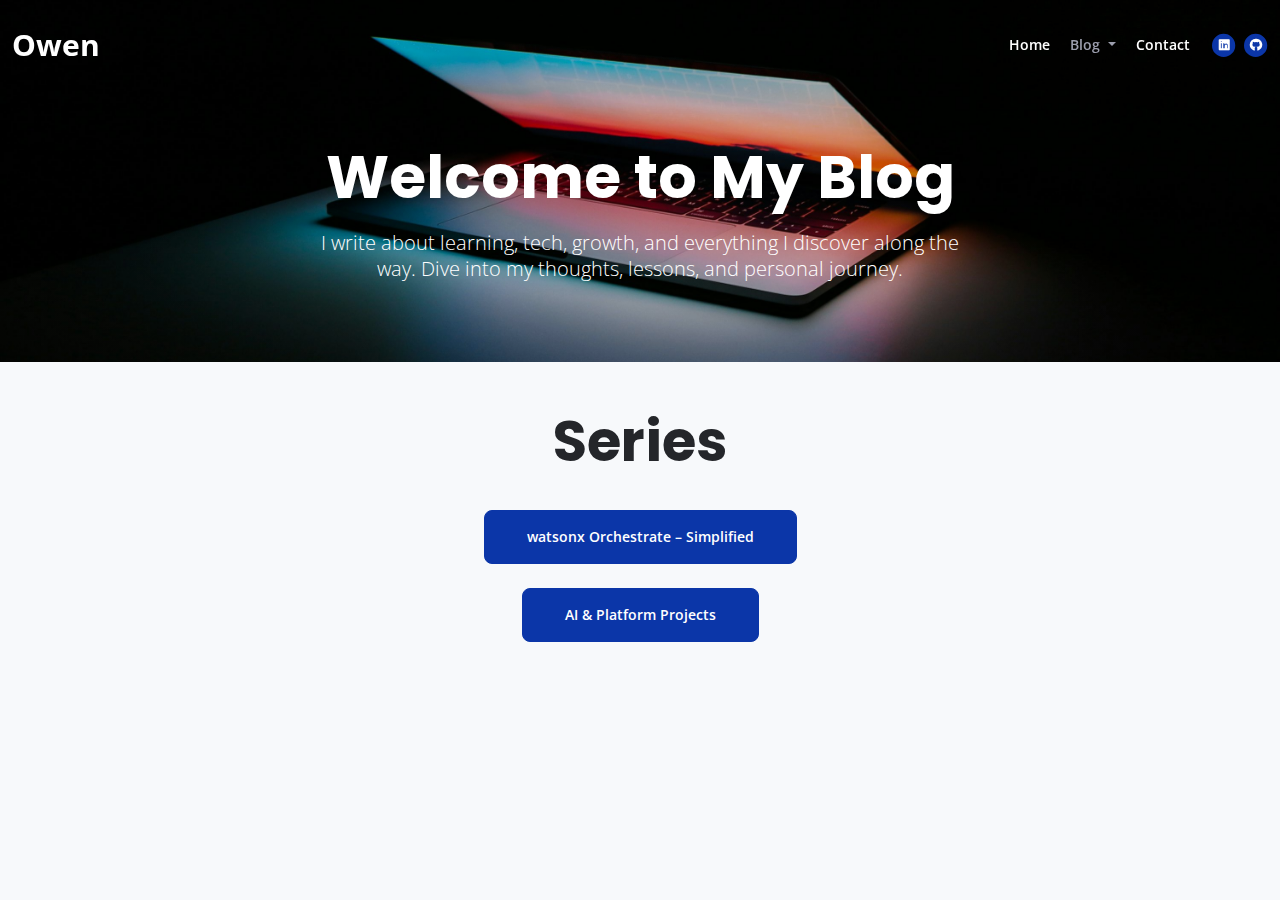
<file: docs/blog_homepage.html>
<!DOCTYPE html>
<html lang="en">

<head>
    <meta charset="UTF-8">
    <meta name="viewport" content="width=device-width, initial-scale=1.0">
    <title>Blog – Owen Le</title>

    <!-- Google Fonts -->
    <link rel="preconnect" href="https://fonts.gstatic.com">
    <link
        href="https://fonts.googleapis.com/css2?family=Open+Sans:ital,wght@0,400;0,600;0,700;1,400&family=Poppins:wght@600&display=swap"
        rel="stylesheet">

    <!-- Bootstrap 5 CSS (same as index.html) -->
    <link href="https://cdn.jsdelivr.net/npm/bootstrap@5.3.3/dist/css/bootstrap.min.css" rel="stylesheet"
        integrity="sha384-QWTKZyjpPEjISv5WaRU9OFeRpok6YctnYmDr5pNlyT2bRjXh0JMhjY6hW+ALEwIH" crossorigin="anonymous">

    <!-- Font Awesome + Custom Styles -->
    <link href="css/fontawesome-all.css" rel="stylesheet">
    <link href="css/styles.css" rel="stylesheet">

    <!-- Dropdown animation (same as index.html) -->
    <style>
        .navbar .dropdown-menu {
            opacity: 0;
            transform: translateY(8px);
            transition: opacity .2s ease, transform .2s ease;
            display: block;
            visibility: hidden;
        }

        .navbar .dropdown-menu.show {
            opacity: 1;
            transform: translateY(0);
            visibility: visible;
        }
    </style>

    <!-- Favicon  -->
    <link rel="icon" href="images/favicon.png">
</head>

<body data-bs-spy="scroll" data-bs-target=".fixed-top">

    <!-- Navigation -->
    <nav class="navbar navbar-expand-lg fixed-top navbar-dark">
        <div class="container">
            <a class="navbar-brand logo-text" href="index.html">Owen</a>

            <!-- Mobile toggle -->
            <button class="navbar-toggler p-0 border-0" type="button" data-bs-toggle="collapse"
                data-bs-target="#navbarNav" aria-controls="navbarNav" aria-expanded="false"
                aria-label="Toggle navigation">
                <span class="navbar-toggler-icon"></span>
            </button>

            <div class="navbar-collapse offcanvas-collapse collapse" id="navbarNav">
                <ul class="navbar-nav ms-auto">
                    <li class="nav-item">
                        <a class="nav-link" href="index.html">Home</a>
                    </li>

                    <!-- Dropdown -->
                    <li class="nav-item dropdown">
                        <a class="nav-link dropdown-toggle active" href="#" id="navbarBlog" role="button"
                            data-bs-toggle="dropdown" aria-expanded="false">
                            Blog
                        </a>

                        <ul class="dropdown-menu dropdown-menu-end" aria-labelledby="navbarBlog">
                            <li><a class="dropdown-item" href="blog_homepage.html">All posts</a></li>
                            <li><a class="dropdown-item" href="orchestrate_simplified.html">watsonx Orchestrate –
                                    Simplified</a></li>
                        </ul>
                    </li>

                    <li class="nav-item">
                        <a class="nav-link page-scroll" href="index.html#contact">Contact</a>
                    </li>
                </ul>
            </div>

            <!-- Social icons -->
            <span class="nav-item social-icons">
                <span class="fa-stack">
                    <a href="https://www.linkedin.com/in/owen-le-68a21a194/">
                        <i class="fas fa-circle fa-stack-2x"></i>
                        <i class="fab fa-linkedin fa-stack-1x"></i>
                    </a>
                </span>
                <span class="fa-stack">
                    <a href="https://github.com/taivanle">
                        <i class="fas fa-circle fa-stack-2x"></i>
                        <i class="fab fa-github fa-stack-1x"></i>
                    </a>
                </span>
            </span>
        </div>
    </nav>
    <!-- end navigation -->



    <!-- Hero Section -->
    <header class="blog_header" style="padding-top:140px; padding-bottom:80px;">
        <div class="container text-center">
            <h1 class="h1-large" style="color: #fff;">Welcome to My Blog</h1>
            <p class="lead mt-3" style="max-width:650px; margin:auto; color: #fff;">
                I write about learning, tech, growth, and everything I discover along the way.
                Dive into my thoughts, lessons, and personal journey.
            </p>
        </div>
    </header>

    <section class="basic-1 bg-gray full-width-gray" style="padding:60px 0;">
        <div class="container text-center">

            <h2 class="text-center mb-5" style="font-size: 3.5rem;">Series</h2>

            <div class="d-flex flex-column align-items-center">

                <a href="orchestrate_simplified.html" class="btn-solid-lg mb-3 mb-md-4 mb-lg-4"
                    style="font-size: 0.875rem;">
                    watsonx Orchestrate – Simplified
                </a>

                <a href="projects.html" class="btn-solid-lg mb-3 mb-md-4 mb-lg-4" style="font-size: 0.875rem;">
                    AI & Platform Projects
                </a>

            </div>

        </div>
    </section>

    <!-- Scripts (same stack as index.html) -->
    <script src="js/jquery.min.js"></script>
    <script src="js/jquery.easing.min.js"></script>

    <script src="https://cdn.jsdelivr.net/npm/bootstrap@5.3.3/dist/js/bootstrap.bundle.min.js"
        crossorigin="anonymous"></script>

    <script src="js/scripts.js"></script>

    <!-- Off-canvas navbar toggle -->
    <script>
        (function () {
            'use strict';
            const toggler = document.querySelector('#navbarSideCollapse');
            const offcanvas = document.querySelector('.offcanvas-collapse');
            if (toggler && offcanvas) {
                toggler.addEventListener('click', function () {
                    offcanvas.classList.toggle('open');
                });
            }
        })();
    </script>

</body>

</html>
</file>
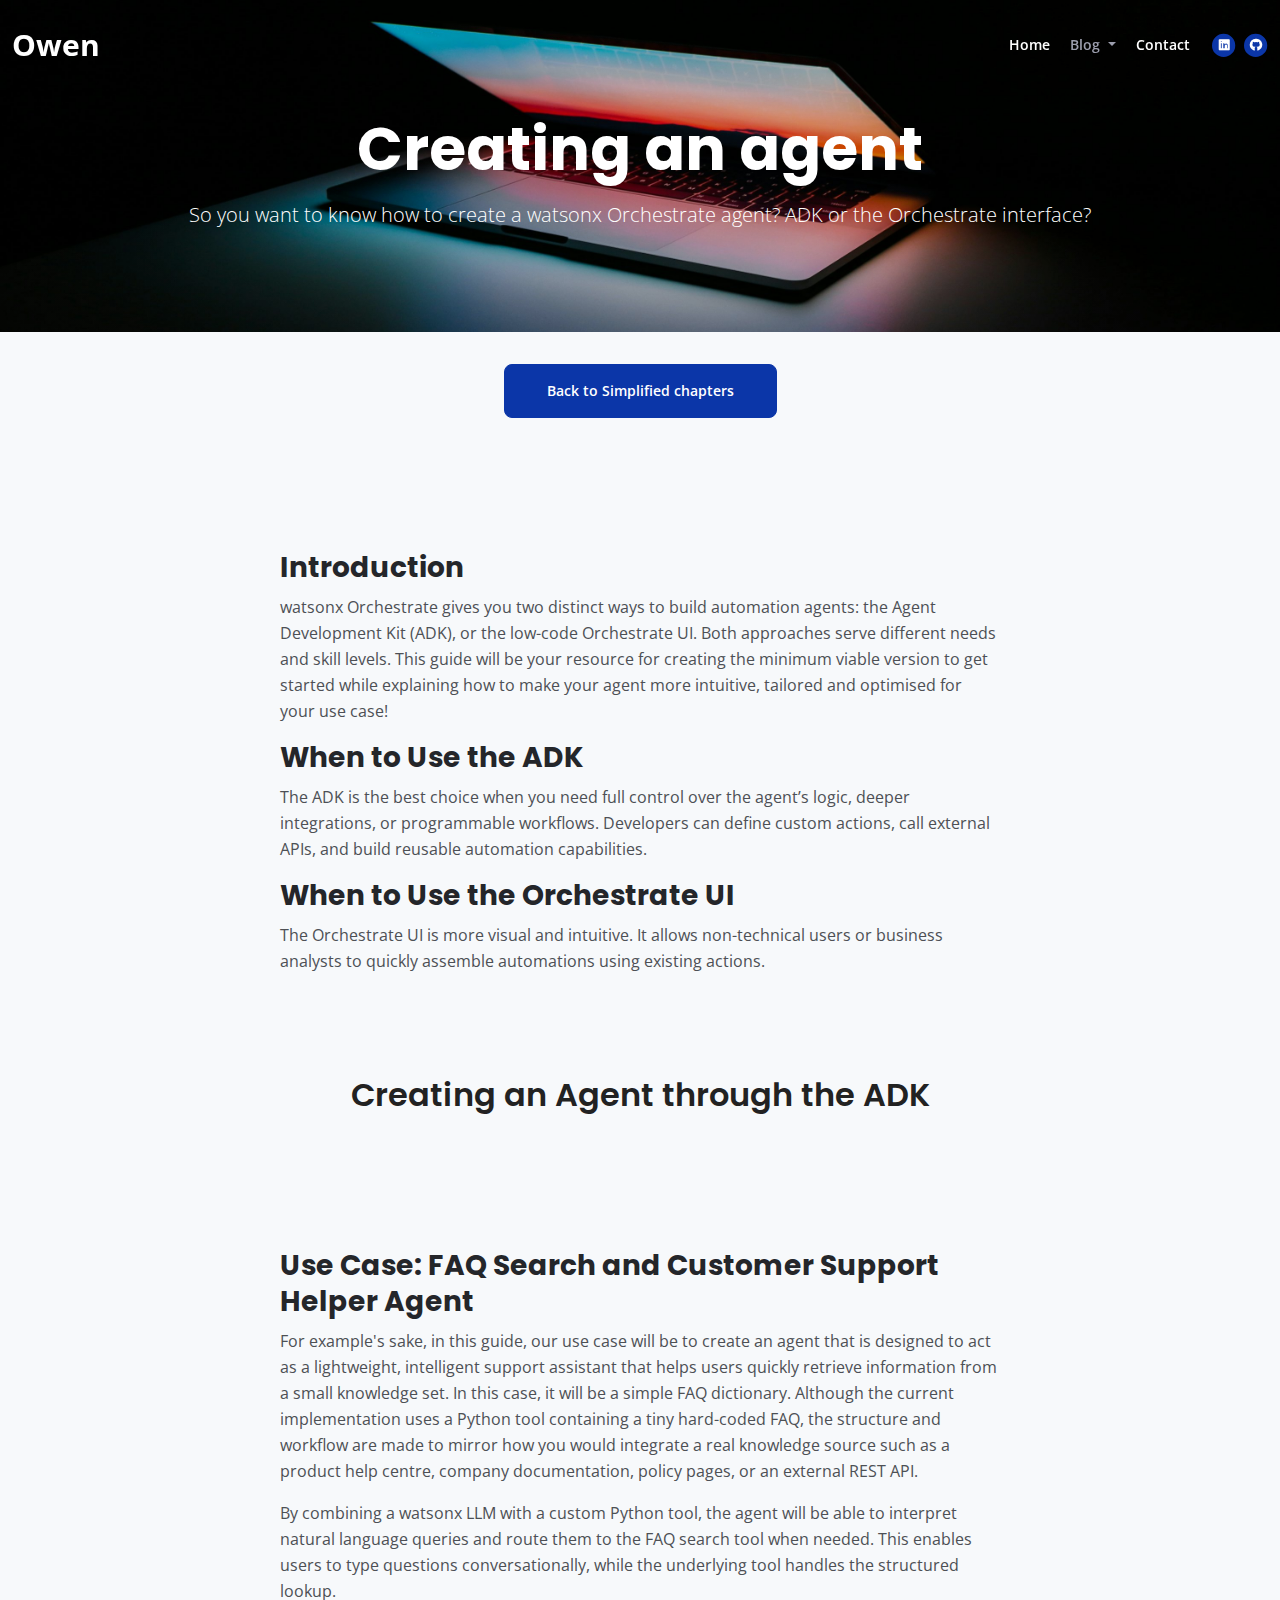
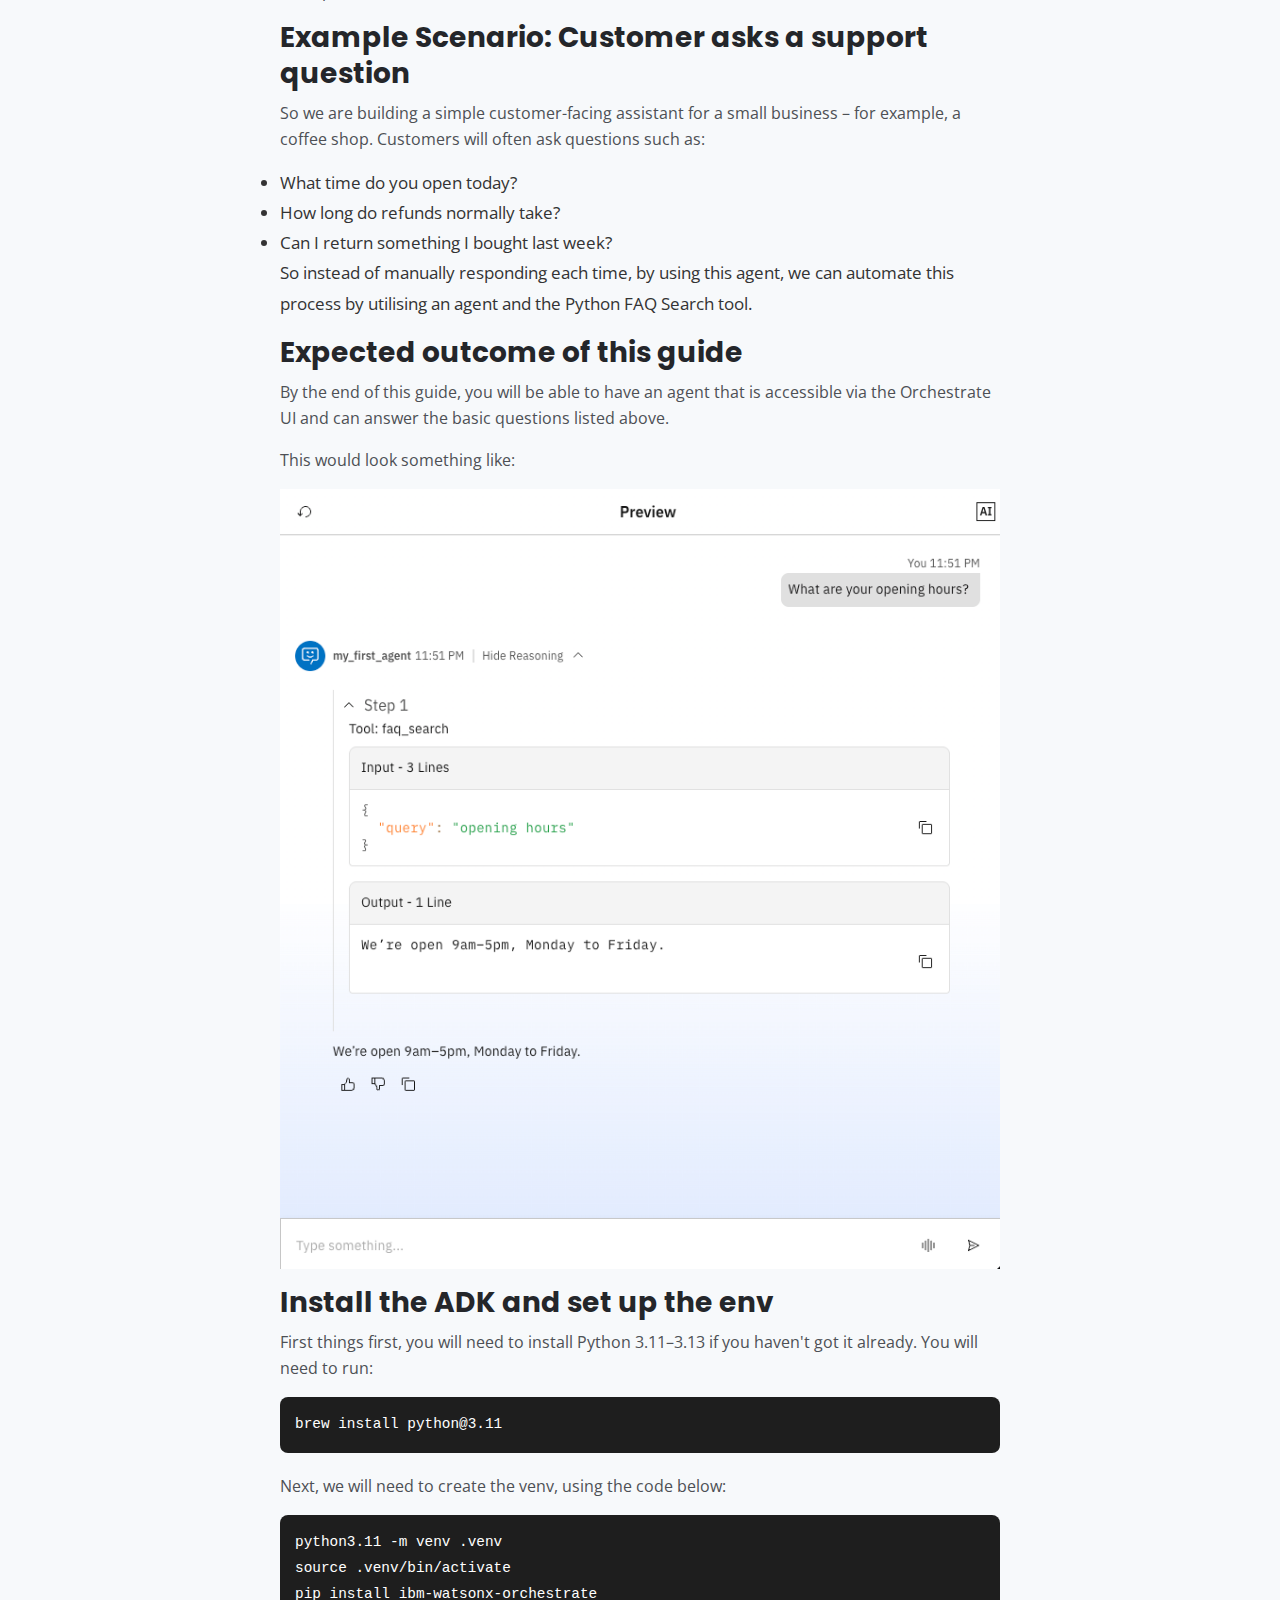
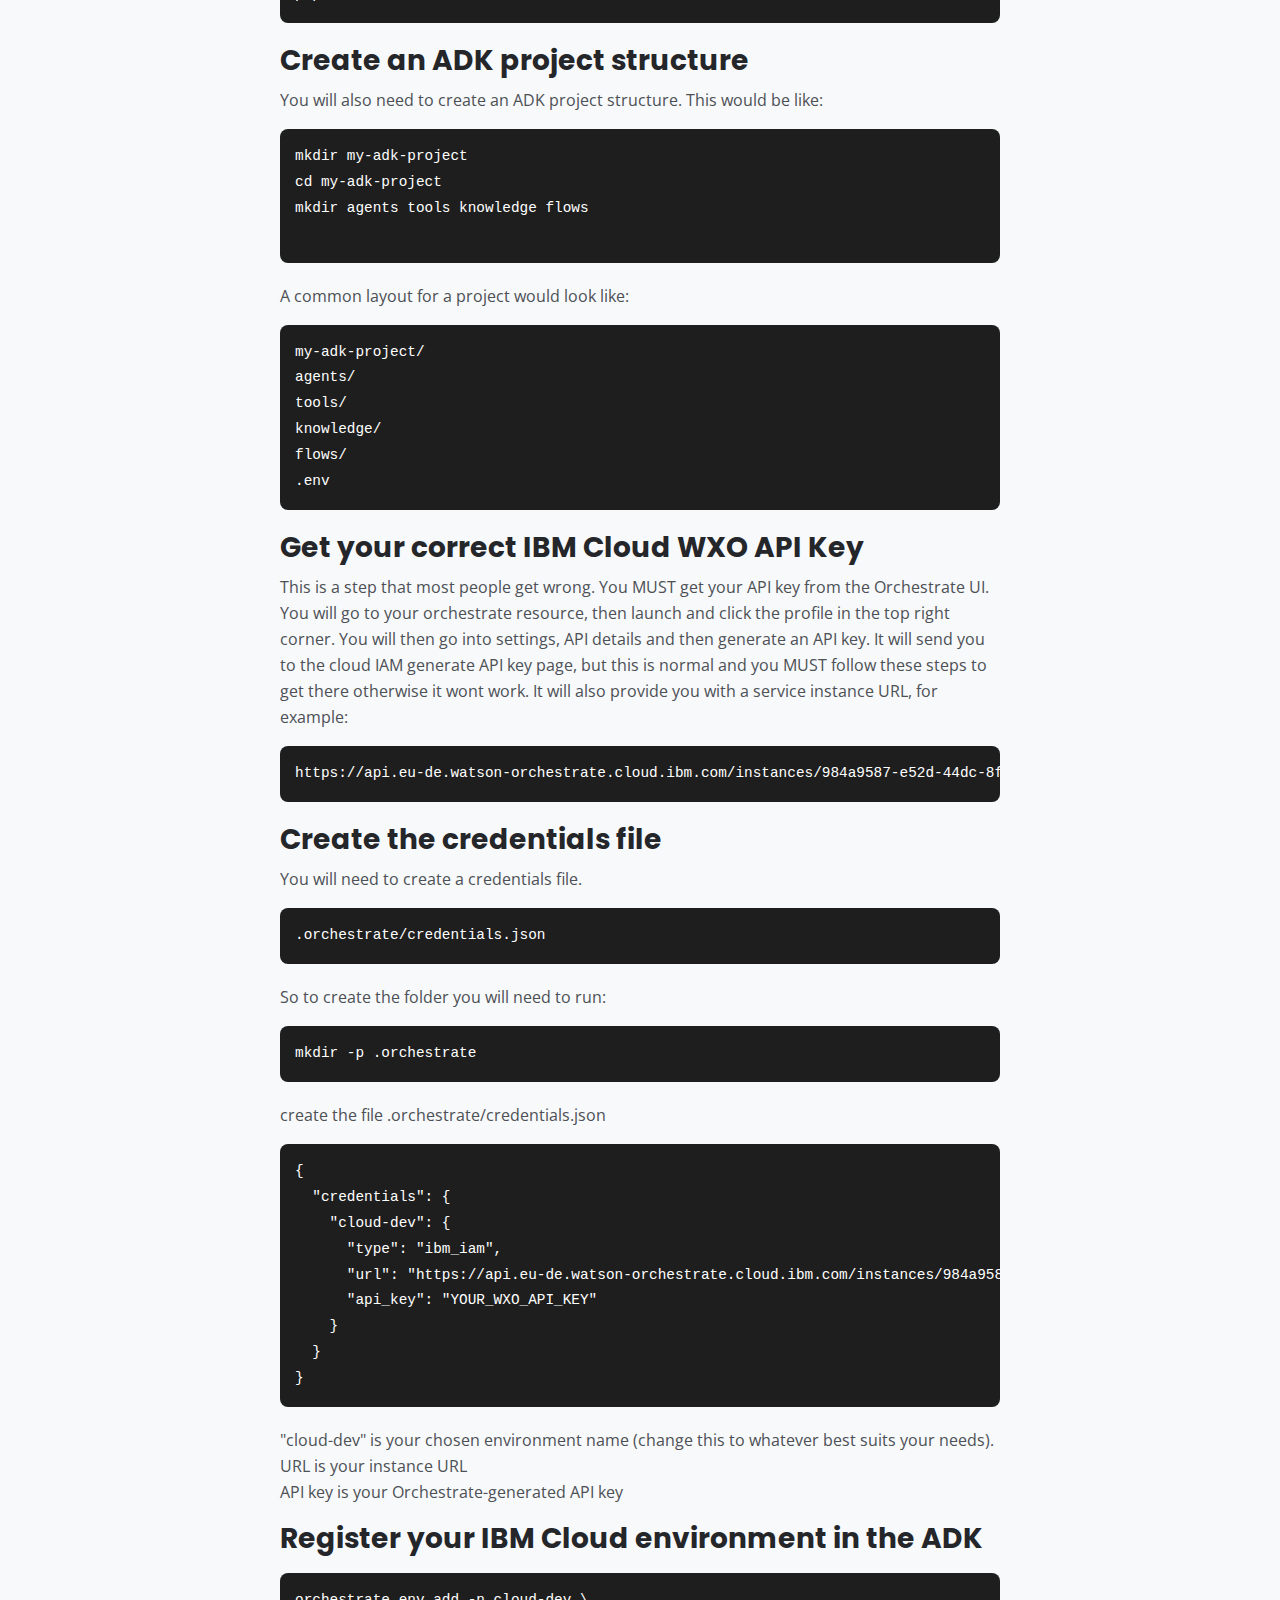
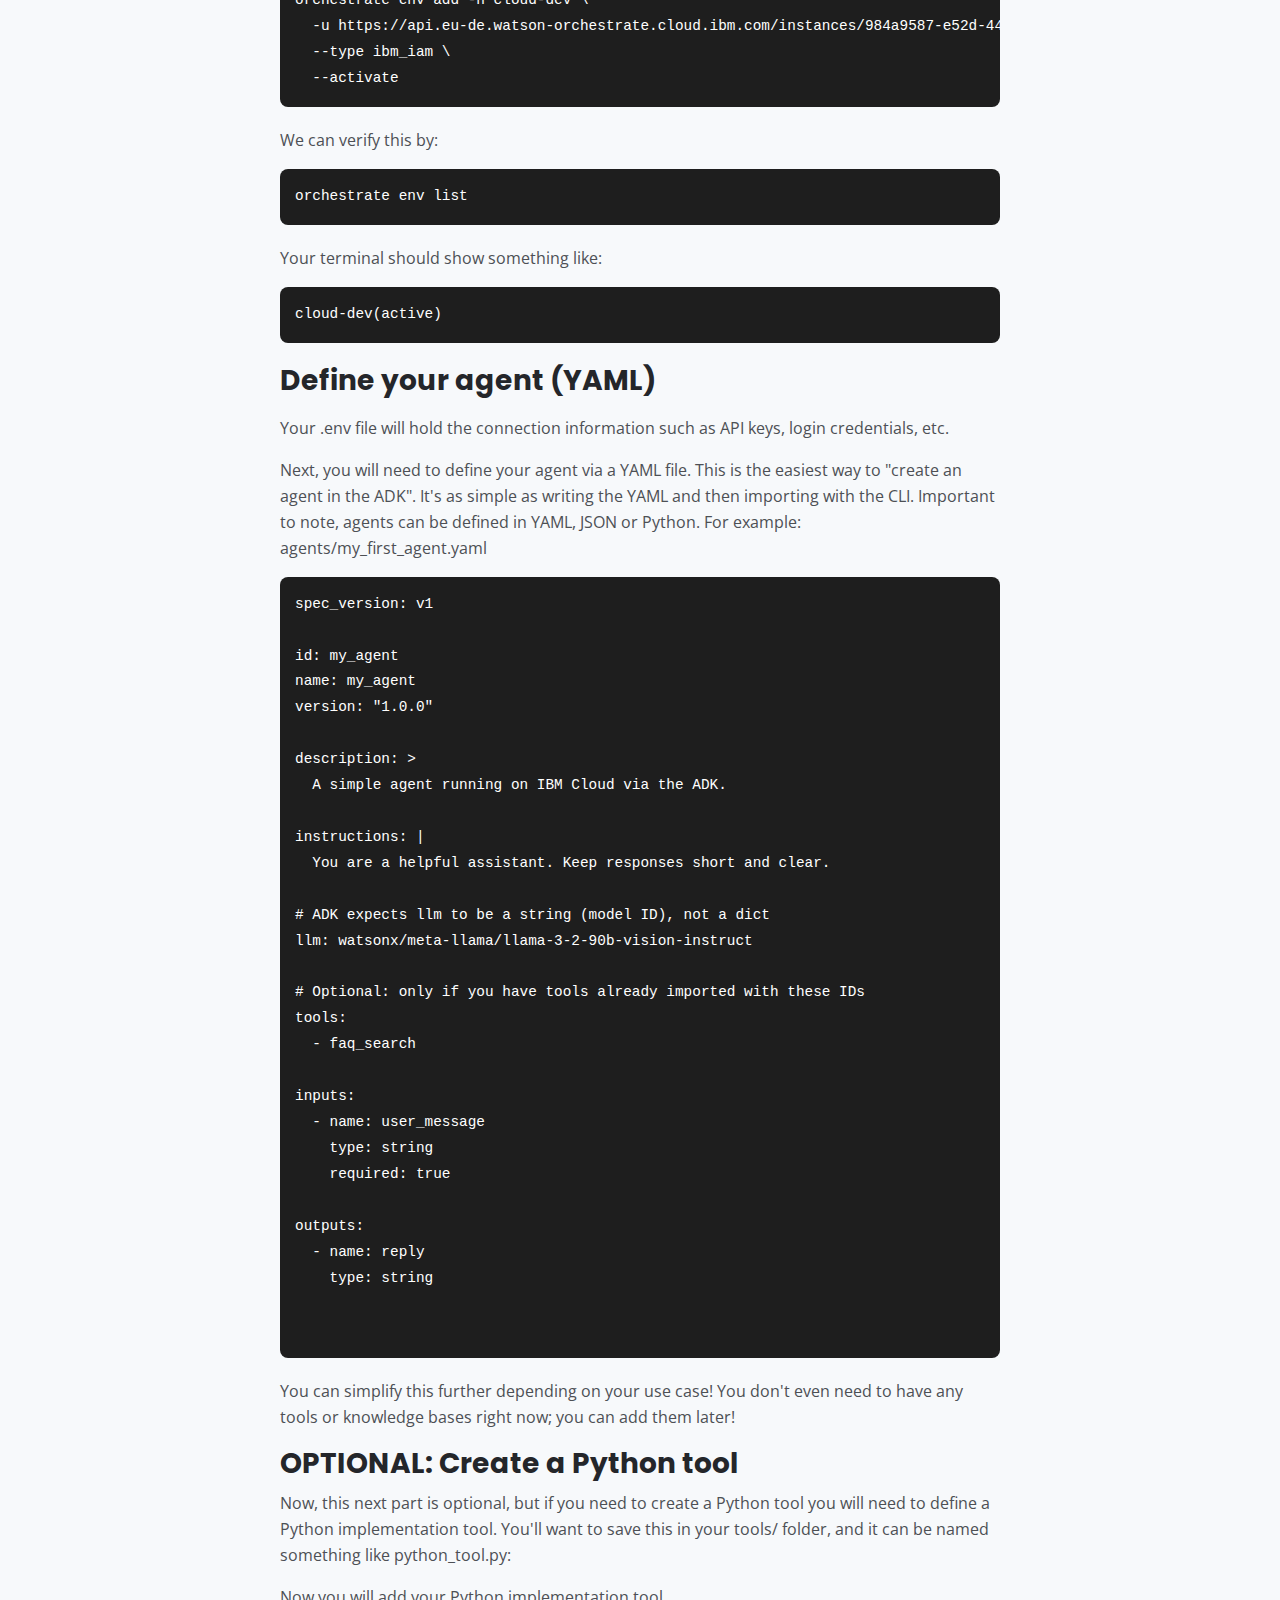
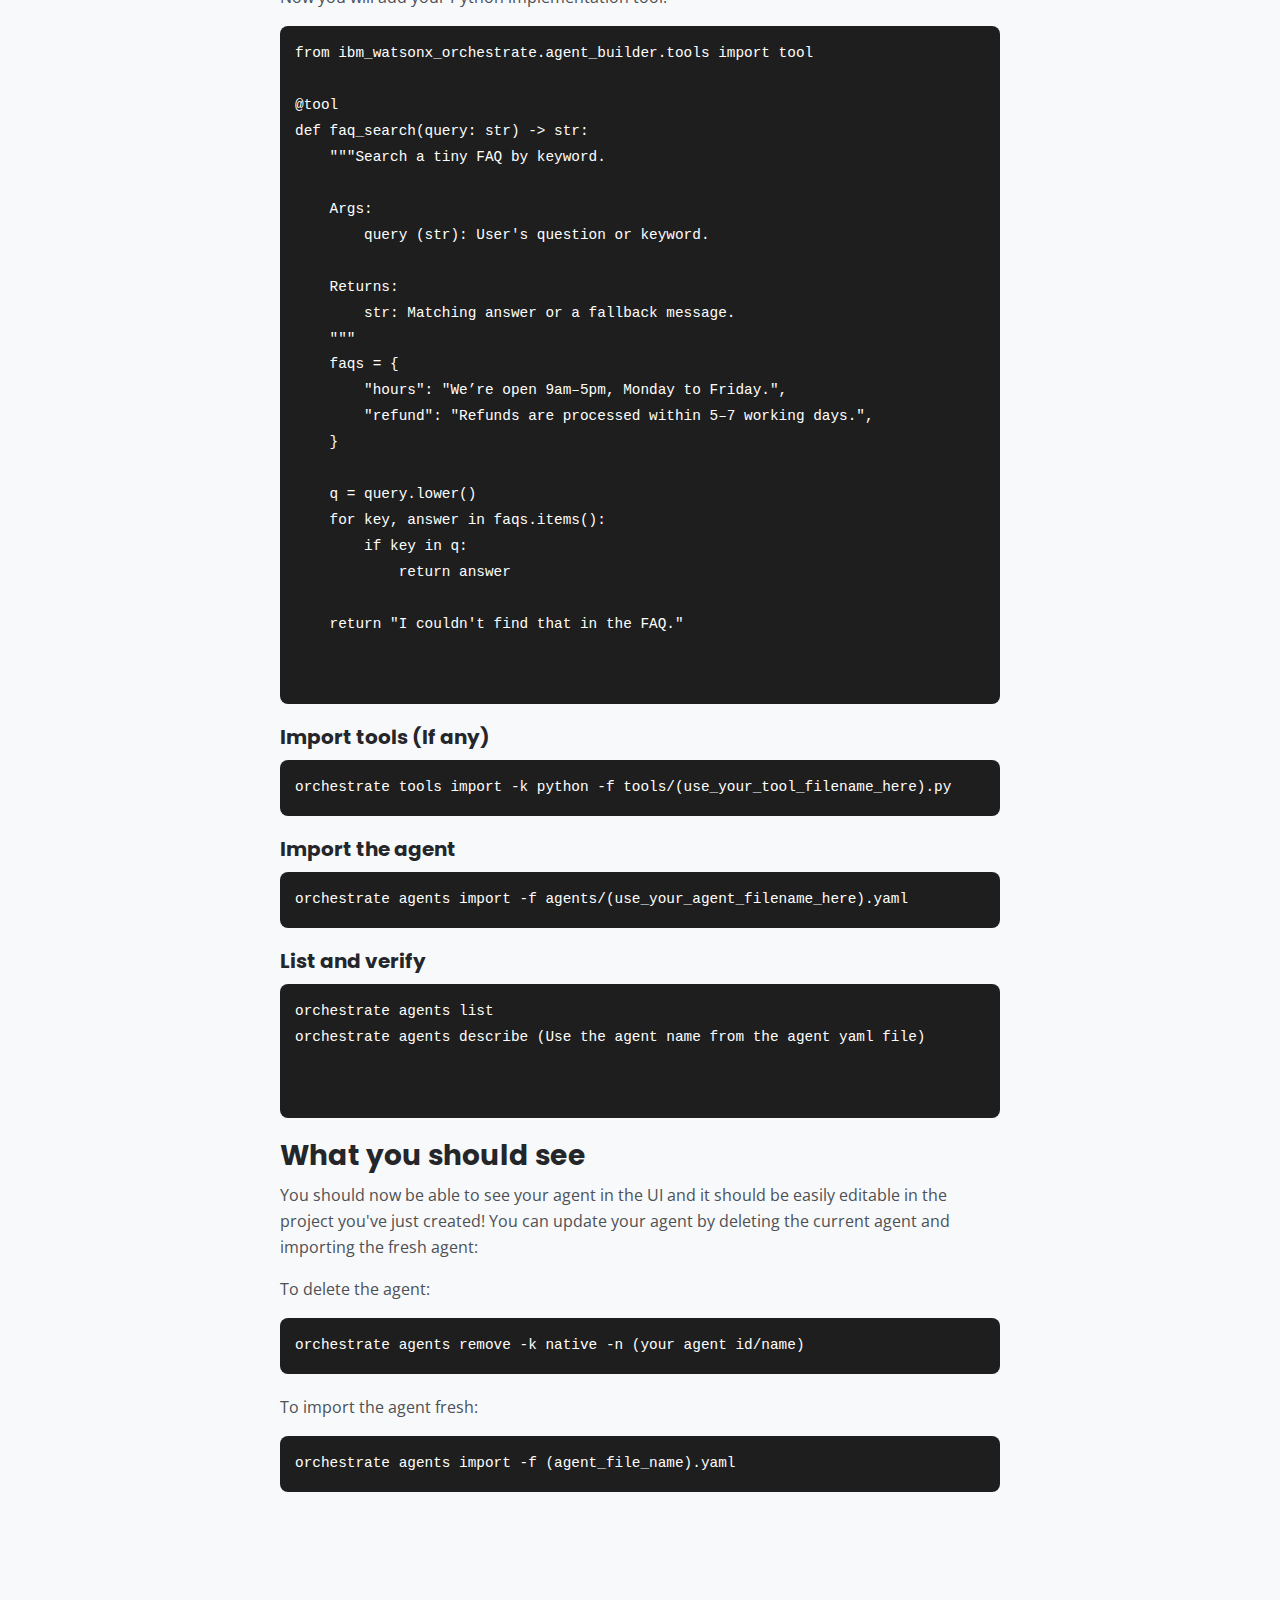
<file: docs/create_agent.html>
<!DOCTYPE html>
<html lang="en">

<head>
    <meta charset="UTF-8">
    <meta name="viewport" content="width=device-width, initial-scale=1.0">
    <title>Blog – Owen Le</title>

    <!-- Google Fonts -->
    <link rel="preconnect" href="https://fonts.gstatic.com">
    <link
        href="https://fonts.googleapis.com/css2?family=Open+Sans:ital,wght@0,400;0,600;0,700;1,400&family=Poppins:wght@600&display=swap"
        rel="stylesheet">

    <!-- Bootstrap 5 CSS (same as index.html) -->
    <link href="https://cdn.jsdelivr.net/npm/bootstrap@5.3.3/dist/css/bootstrap.min.css" rel="stylesheet"
        integrity="sha384-QWTKZyjpPEjISv5WaRU9OFeRpok6YctnYmDr5pNlyT2bRjXh0JMhjY6hW+ALEwIH" crossorigin="anonymous">

    <!-- Font Awesome + Custom Styles -->
    <link href="css/fontawesome-all.css" rel="stylesheet">
    <link href="css/styles.css" rel="stylesheet">

    <!-- Dropdown animation (same as index.html) -->
    <style>
        .navbar .dropdown-menu {
            opacity: 0;
            transform: translateY(8px);
            transition: opacity .2s ease, transform .2s ease;
            display: block;
            visibility: hidden;
        }

        .navbar .dropdown-menu.show {
            opacity: 1;
            transform: translateY(0);
            visibility: visible;
        }
    </style>

    <link rel="icon" href="images/favicon.png">
</head>

<body data-bs-spy="scroll" data-bs-target=".fixed-top">

    <!-- Navigation -->
    <nav class="navbar navbar-expand-lg fixed-top navbar-dark">
        <div class="container">
            <a class="navbar-brand logo-text" href="index.html">Owen</a>

            <!-- Mobile toggle -->
            <button class="navbar-toggler p-0 border-0" type="button" data-bs-toggle="collapse"
                data-bs-target="#navbarNav" aria-controls="navbarNav" aria-expanded="false"
                aria-label="Toggle navigation">
                <span class="navbar-toggler-icon"></span>
            </button>

            <div class="navbar-collapse offcanvas-collapse collapse" id="navbarNav">
                <ul class="navbar-nav ms-auto">
                    <li class="nav-item">
                        <a class="nav-link" href="index.html">Home</a>
                    </li>

                    <!-- Dropdown -->
                    <li class="nav-item dropdown">
                        <a class="nav-link dropdown-toggle active" href="#" id="navbarBlog" role="button"
                            data-bs-toggle="dropdown" aria-expanded="false">
                            Blog
                        </a>

                        <ul class="dropdown-menu dropdown-menu-end" aria-labelledby="navbarBlog">
                            <li><a class="dropdown-item" href="blog_homepage.html">All posts</a></li>
                            <li><a class="dropdown-item" href="orchestrate_simplified.html">watsonx Orchestrate –
                                    Simplified</a></li>
                        </ul>
                    </li>

                    <li class="nav-item">
                        <a class="nav-link page-scroll" href="index.html#contact">Contact</a>
                    </li>
                </ul>
            </div>

            <!-- Social icons -->
            <span class="nav-item social-icons">
                <span class="fa-stack">
                    <a href="https://www.linkedin.com/in/owen-le-68a21a194/">
                        <i class="fas fa-circle fa-stack-2x"></i>
                        <i class="fab fa-linkedin fa-stack-1x"></i>
                    </a>
                </span>
                <span class="fa-stack">
                    <a href="https://github.com/taivanle">
                        <i class="fas fa-circle fa-stack-2x"></i>
                        <i class="fab fa-github fa-stack-1x"></i>
                    </a>
                </span>
            </span>
        </div>
    </nav>
    <!-- end navigation -->



    <!-- Hero Section -->
    <header class="blog_header pt-150 pb-80">
        <div class="container text-center">
            <h1 class="h1-large text-white">Creating an agent</h1>
            <p class="lead mt-3 hero-subtitle" style="color: #fff;">
                So you want to know how to create a watsonx Orchestrate agent? ADK or the Orchestrate interface?
            </p>
        </div>
    </header>


    <!-- Back button -->
    <section class="basic-1 bg-gray full-width-gray py-60">
        <div class="container text-center">
            <a href="orchestrate_simplified.html" class="btn-solid-lg d-inline-block mb-5">
                Back to Simplified chapters
            </a>
        </div>
    </section>


    <!-- Blog Content -->
    <section class="basic-1 bg-gray full-width-gray">
        <div class="container">
            <div class="blog-content">

                <h3>Introduction</h3>
                <p>
                    watsonx Orchestrate gives you two distinct ways to build automation agents:
                    the Agent Development Kit (ADK), or the low-code Orchestrate UI.
                    Both approaches serve different needs and skill levels. This guide will be your resource for
                    creating the minimum viable version to get started while explaining how to make your agent more
                    intuitive, tailored and optimised for your use case!

                </p>

                <h3>When to Use the ADK</h3>
                <p>
                    The ADK is the best choice when you need full control over the agent’s logic,
                    deeper integrations, or programmable workflows. Developers can define custom actions,
                    call external APIs, and build reusable automation capabilities.
                </p>

                <h3>When to Use the Orchestrate UI</h3>
                <p>
                    The Orchestrate UI is more visual and intuitive. It allows non-technical users
                    or business analysts to quickly assemble automations using existing actions.
                </p>

            </div>
        </div>
    </section>

    <!-- Section Header – ADK -->
    <section class="basic-1 bg-gray full-width-gray py-60">
        <div class="container">
            <h2 class="blog-section-title text-center mb-5">
                Creating an Agent through the ADK
            </h2>

        </div>
    </section>
    <section class="basic-1 bg-gray full-width-gray">
        <div class="container">
            <div class="blog-content">
                <h3>Use Case: FAQ Search and Customer Support Helper Agent</h3>
                <p>
                    For example's sake, in this guide, our use case will be to create an agent that is designed to act
                    as
                    a lightweight, intelligent support assistant that helps users quickly retrieve information from a
                    small knowledge set. In this case, it will be a simple FAQ dictionary.
                    Although the current implementation uses a Python tool containing a tiny hard-coded FAQ, the
                    structure and workflow are made to mirror how you would integrate a real knowledge source such as a
                    product help centre, company documentation, policy pages, or an external REST API.
                </p>
                <p>
                    By combining a watsonx LLM with a custom Python tool, the agent will be able to interpret natural
                    language queries and route them to the FAQ search tool when needed. This enables users to type
                    questions conversationally, while the underlying tool handles the structured lookup.
                </p>

                <h3>Example Scenario: Customer asks a support question</h3>
                <p>So we are building a simple customer-facing assistant for a small business – for example, a coffee
                    shop. Customers will often ask questions such as:
                    <li>What time do you open today?</li>
                    <li>How long do refunds normally take?</li>
                    <li>Can I return something I bought last week?</li>
                    So instead of manually responding each time, by using this agent, we can automate this process by
                    utilising an agent and the Python FAQ Search tool.
                </p>

                <h3>Expected outcome of this guide</h3>
                <p>By the end of this guide, you will be able to have an agent that is accessible via the Orchestrate UI
                    and can answer the basic questions listed above.</p>
                <p>This would look something like:</p>
                <img src="images/opening-hours.png" alt="What are your opening hours?">
                </p>
                <h3>Install the ADK and set up the env</h3>
                <p>
                    First things first, you will need to install Python 3.11–3.13 if you haven't got it already.
                    You will need to run:
                </p>
                <pre class="code-block"><code>brew install python@3.11</code></pre>
                <p>Next, we will need to create the venv, using the code below:</p>
                <pre class="code-block"><code>python3.11 -m venv .venv
source .venv/bin/activate
pip install ibm-watsonx-orchestrate
</code></pre>
                <h3>Create an ADK project structure</h3>
                <p>
                    You will also need to create an ADK project structure. This would be like:
                <pre class="code-block"><code>mkdir my-adk-project
cd my-adk-project
mkdir agents tools knowledge flows
                </code></pre>
                </p>
                <p>A common layout for a project would look like:
                <pre class="code-block"><code>my-adk-project/ 
agents/ 
tools/ 
knowledge/ 
flows/ 
.env</code></pre>
                <h3>Get your correct IBM Cloud WXO API Key</h3>
                <p>
                    This is a step that most people get wrong. You MUST get your API key from the Orchestrate UI.
                    You will go to your orchestrate resource, then launch and click the profile in the top right corner.
                    You will then go into settings, API details and then generate an API key. It will send you to the
                    cloud IAM generate API key page, but this is normal and you MUST follow these steps to get there
                    otherwise it wont work. It will also provide you with a service instance URL, for example:
                <pre class="code-block"><code>https://api.eu-de.watson-orchestrate.cloud.ibm.com/instances/984a9587-e52d-44dc-8f82-14d306b6e28f
</code></pre>

                </p>
                <h3>Create the credentials file</h3>
                <p>
                    You will need to create a credentials file.
                </p>
                <pre class="code-block"><code>.orchestrate/credentials.json
</code></pre>
                <p>So to create the folder you will need to run:</p>
                <pre class="code-block"><code>mkdir -p .orchestrate</code></pre>
                <p>create the file .orchestrate/credentials.json</p>
                <pre class="code-block"><code>{
  "credentials": {
    "cloud-dev": {
      "type": "ibm_iam",
      "url": "https://api.eu-de.watson-orchestrate.cloud.ibm.com/instances/984a9587-e52d-44dc-8f82-14d306b6e28f",
      "api_key": "YOUR_WXO_API_KEY"
    }
  }
}
</code></pre>
                <p>
                    "cloud-dev" is your chosen environment name (change this to whatever best suits your needs).
                    <br>
                    URL is your instance URL
                    <br>
                    API key is your Orchestrate-generated API key
                </p>

                <h3>Register your IBM Cloud environment in the ADK</h3>
                <p>

                </p>
                <pre class="code-block"><code>orchestrate env add -n cloud-dev \
  -u https://api.eu-de.watson-orchestrate.cloud.ibm.com/instances/984a9587-e52d-44dc-8f82-14d306b6e28f \
  --type ibm_iam \
  --activate
</code></pre>
                <p>
                    We can verify this by:
                </p>
                <pre class="code-block"><code>orchestrate env list</code></pre>
                <p>
                    Your terminal should show something like:
                </p>
                <pre class="code-block"><code>cloud-dev(active)</code></pre>

                <h3>Define your agent (YAML)</h3>
                </p>
                <p>Your .env file will hold the connection information such as API keys, login credentials, etc.</p>
                <p>Next, you will need to define your agent via a YAML file. This is the easiest way to "create an agent
                    in the ADK". It's as simple as writing the YAML and then importing with the CLI. Important to note,
                    agents can be defined in YAML, JSON or Python.
                    For example: agents/my_first_agent.yaml</p>
                <pre class="code-block"><code>spec_version: v1

id: my_agent
name: my_agent
version: "1.0.0"

description: >
  A simple agent running on IBM Cloud via the ADK.

instructions: |
  You are a helpful assistant. Keep responses short and clear.

# ADK expects llm to be a string (model ID), not a dict
llm: watsonx/meta-llama/llama-3-2-90b-vision-instruct

# Optional: only if you have tools already imported with these IDs
tools:
  - faq_search

inputs:
  - name: user_message
    type: string
    required: true

outputs:
  - name: reply
    type: string

                </code></pre>
                <p>
                    You can simplify this further depending on your use case! You don't even need to have any tools or
                    knowledge bases right now; you can add them later!
                </p>
                <h3>OPTIONAL: Create a Python tool</h3>
                <p>Now, this next part is optional, but if you need to create a Python tool you will need to define a
                    Python implementation tool.
                    You'll want to save this in your tools/ folder, and it can be named something like python_tool.py:
                </p>

                </code></pre>
                <p>Now you will add your Python implementation tool.</p>

                <pre class="code-block"><code>from ibm_watsonx_orchestrate.agent_builder.tools import tool

@tool
def faq_search(query: str) -> str:
    """Search a tiny FAQ by keyword.

    Args:
        query (str): User's question or keyword.

    Returns:
        str: Matching answer or a fallback message.
    """
    faqs = {
        "hours": "We’re open 9am–5pm, Monday to Friday.",
        "refund": "Refunds are processed within 5–7 working days.",
    }

    q = query.lower()
    for key, answer in faqs.items():
        if key in q:
            return answer

    return "I couldn't find that in the FAQ."


</code></pre>

                </code></pre>
                <h5>Import tools (If any)</h5>
                <pre class="code-block"><code>orchestrate tools import -k python -f tools/(use_your_tool_filename_here).py
</code></pre>
                <h5>Import the agent</h5>
                <pre class="code-block"><code>orchestrate agents import -f agents/(use_your_agent_filename_here).yaml
</code></pre>
                <h5>List and verify</h5>
                <pre class="code-block"><code>orchestrate agents list
orchestrate agents describe (Use the agent name from the agent yaml file)


</code></pre>

                </code></pre>

                <h3>What you should see</h3>
                <p>
                    You should now be able to see your agent in the UI and it should be easily editable in the project
                    you've just created! You can update your agent by deleting the current agent and importing the fresh
                    agent:
                </p>
                <p>To delete the agent:</p>
                <pre class="code-block"><code>orchestrate agents remove -k native -n (your agent id/name)
</code></pre>
                <p>To import the agent fresh:</p>

                <pre class="code-block"><code>orchestrate agents import -f (agent_file_name).yaml</code></pre>
            </div>
        </div>

    </section>


    <!-- Section Header – Orchestrate UI
    <section class="basic-1 bg-gray full-width-gray py-60">
        <div class="container">
            <h2 class="blog-section-title text-center mb-5">
                Creating an Agent through the Orchestrate UI
            </h2>
        </div>
    </section> -->

    <!-- Scripts (same stack as index.html) -->
    <script src="js/jquery.min.js"></script>
    <script src="js/jquery.easing.min.js"></script>

    <script src="https://cdn.jsdelivr.net/npm/bootstrap@5.3.3/dist/js/bootstrap.bundle.min.js"
        crossorigin="anonymous"></script>

    <script src="js/scripts.js"></script>

    <!-- Off-canvas navbar toggle (same as index.html) -->
    <script>
        (function () {
            'use strict';
            const toggler = document.querySelector('#navbarSideCollapse');
            const offcanvas = document.querySelector('.offcanvas-collapse');
            if (toggler && offcanvas) {
                toggler.addEventListener('click', function () {
                    offcanvas.classList.toggle('open');
                });
            }
        })();
    </script>

</body>

</html>
</file>
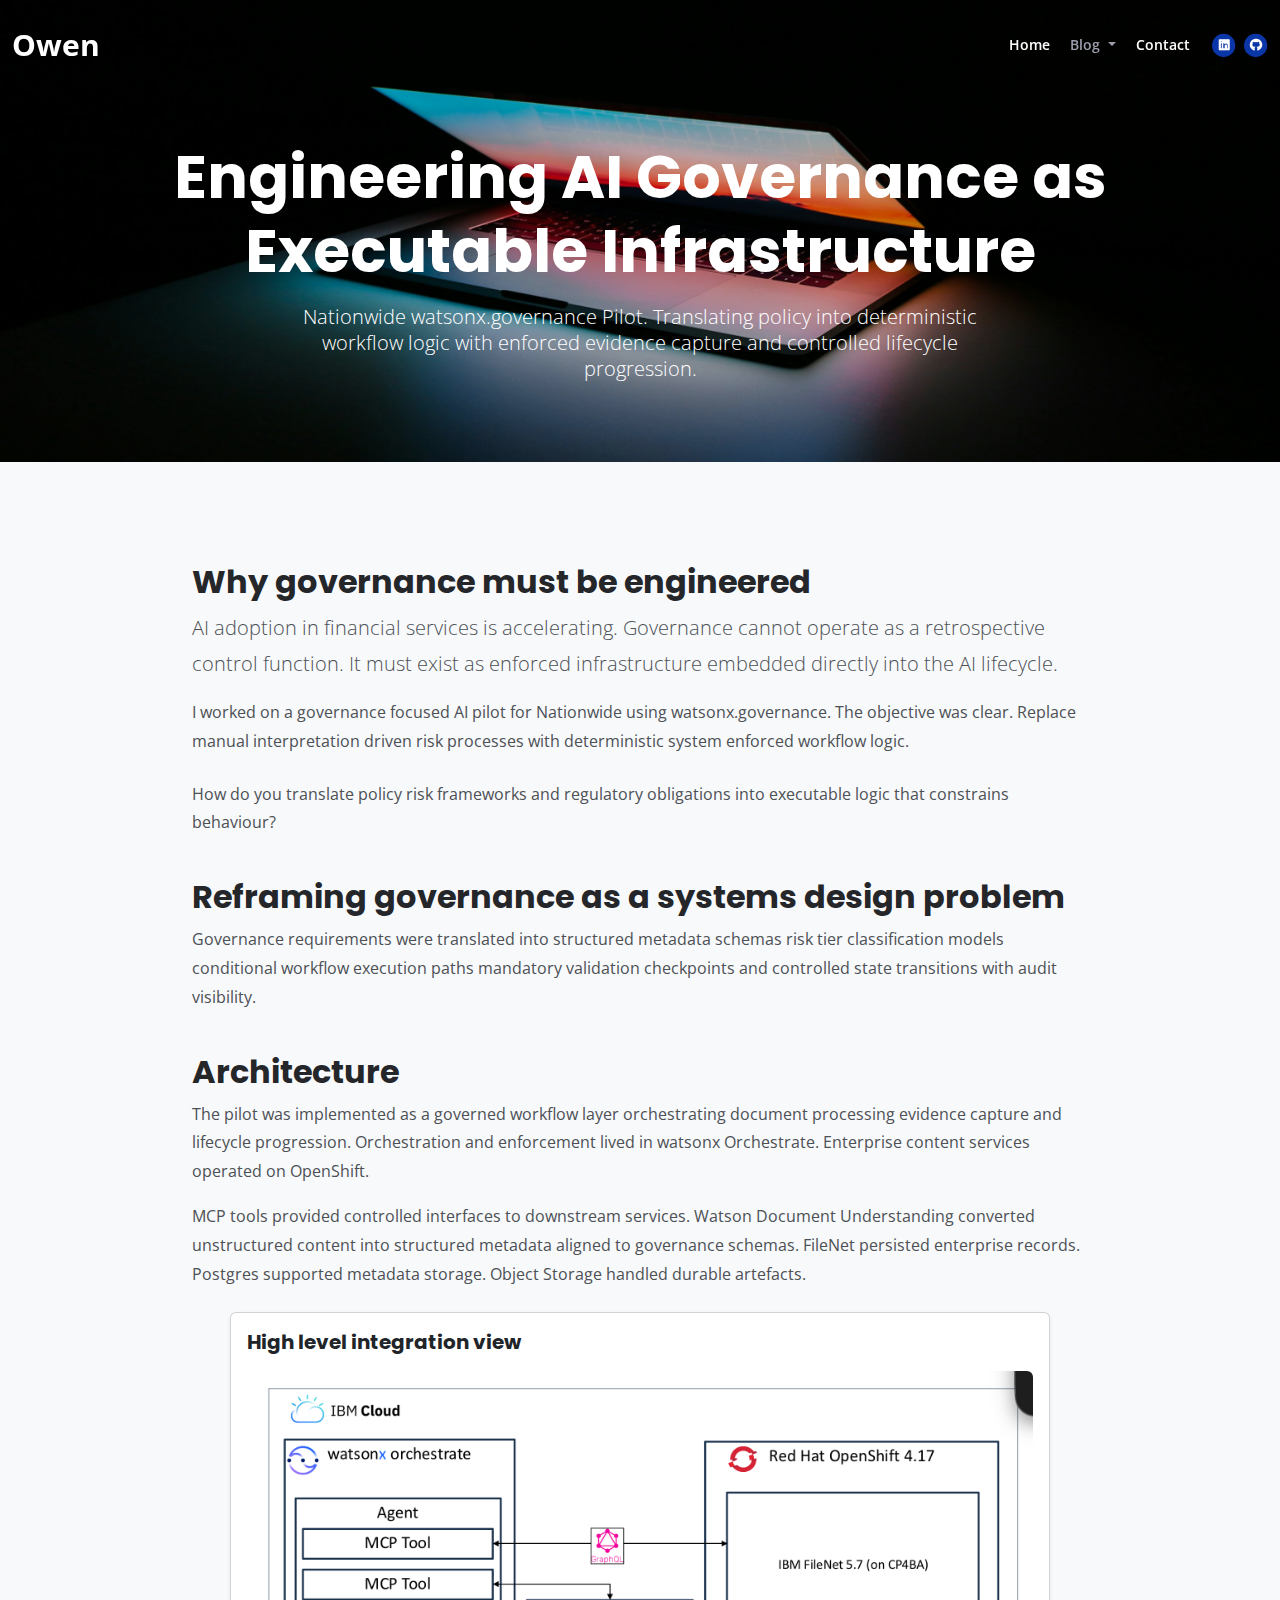
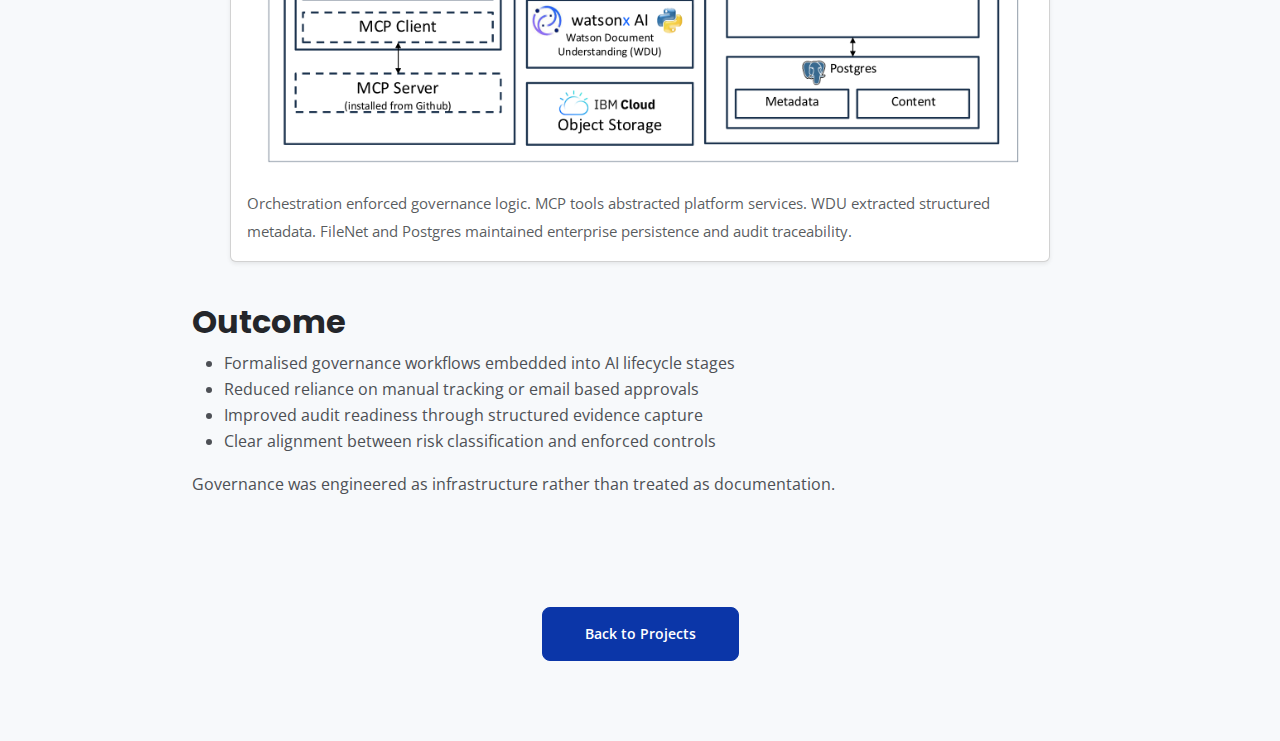
<file: docs/nationwide-governance.html>
<!DOCTYPE html>
<html lang="en">

<head>
    <meta charset="UTF-8">
    <meta name="viewport" content="width=device-width, initial-scale=1.0">
    <title>Nationwide Governance Pilot – Owen Le</title>

    <!-- Google Fonts -->
    <link rel="preconnect" href="https://fonts.gstatic.com">
    <link
        href="https://fonts.googleapis.com/css2?family=Open+Sans:ital,wght@0,400;0,600;0,700;1,400&family=Poppins:wght@600&display=swap"
        rel="stylesheet">

    <!-- Bootstrap 5 CSS -->
    <link href="https://cdn.jsdelivr.net/npm/bootstrap@5.3.3/dist/css/bootstrap.min.css" rel="stylesheet"
        integrity="sha384-QWTKZyjpPEjISv5WaRU9OFeRpok6YctnYmDr5pNlyT2bRjXh0JMhjY6hW+ALEwIH" crossorigin="anonymous">

    <!-- Font Awesome -->
    <link href="css/fontawesome-all.css" rel="stylesheet">

    <!-- Custom Styles -->
    <link href="css/styles.css" rel="stylesheet">

    <link rel="icon" href="images/favicon.png">

    <style>
        .case-study-diagram img {
            transition: transform 0.15s ease;
        }

        .case-study-diagram img:hover {
            transform: scale(1.01);
        }

        .case-study-content p {
            line-height: 1.8;
        }

        .case-study-content h2 {
            margin-top: 2.5rem;
        }
    </style>
</head>

<body data-bs-spy="scroll" data-bs-target=".fixed-top">

    <!-- Navigation -->
    <nav class="navbar navbar-expand-lg fixed-top navbar-dark">
        <div class="container">
            <a class="navbar-brand logo-text" href="index.html">Owen</a>

            <button class="navbar-toggler p-0 border-0" type="button" data-bs-toggle="collapse"
                data-bs-target="#navbarNav">
                <span class="navbar-toggler-icon"></span>
            </button>

            <div class="navbar-collapse offcanvas-collapse collapse" id="navbarNav">
                <ul class="navbar-nav ms-auto">
                    <li class="nav-item">
                        <a class="nav-link" href="index.html">Home</a>
                    </li>

                    <li class="nav-item dropdown">
                        <a class="nav-link dropdown-toggle active" href="#" id="navbarBlog" role="button"
                            data-bs-toggle="dropdown" aria-expanded="false">
                            Blog
                        </a>

                        <ul class="dropdown-menu dropdown-menu-end">
                            <li><a class="dropdown-item" href="blog_homepage.html">All posts</a></li>
                            <li><a class="dropdown-item" href="orchestrate_simplified.html">watsonx Orchestrate –
                                    Simplified</a></li>
                        </ul>
                    </li>

                    <li class="nav-item">
                        <a class="nav-link page-scroll" href="index.html#contact">Contact</a>
                    </li>
                </ul>
            </div>

            <span class="nav-item social-icons">
                <span class="fa-stack">
                    <a href="https://www.linkedin.com/in/owen-le-68a21a194/">
                        <i class="fas fa-circle fa-stack-2x"></i>
                        <i class="fab fa-linkedin fa-stack-1x"></i>
                    </a>
                </span>
                <span class="fa-stack">
                    <a href="https://github.com/taivanle">
                        <i class="fas fa-circle fa-stack-2x"></i>
                        <i class="fab fa-github fa-stack-1x"></i>
                    </a>
                </span>
            </span>
        </div>
    </nav>

    <!-- Hero -->
    <header class="blog_header" style="padding-top:140px; padding-bottom:80px;">
        <div class="container text-center">
            <h1 class="h1-large" style="color: #fff;">Engineering AI Governance as Executable Infrastructure</h1>
            <p class="lead mt-3" style="max-width:750px; margin:auto; color: #fff;">
                Nationwide watsonx.governance Pilot. Translating policy into deterministic workflow logic with enforced
                evidence capture and controlled lifecycle progression.
            </p>
        </div>
    </header>

    <!-- Article -->
    <section class="basic-1 bg-gray full-width-gray" style="padding:60px 0;">
        <div class="container case-study-content" style="max-width:920px;">

            <h2>Why governance must be engineered</h2>

            <p class="lead">
                AI adoption in financial services is accelerating. Governance cannot operate as a retrospective control
                function. It must exist as enforced infrastructure embedded directly into the AI lifecycle.
            </p>

            <p>
                I worked on a governance focused AI pilot for Nationwide using watsonx.governance. The objective was
                clear. Replace manual interpretation driven risk processes with deterministic system enforced workflow
                logic.
            </p>

            <blockquote class="blockquote mt-4">
                <p class="mb-0">How do you translate policy risk frameworks and regulatory obligations into executable
                    logic that constrains behaviour?</p>
            </blockquote>

            <h2>Reframing governance as a systems design problem</h2>

            <p>
                Governance requirements were translated into structured metadata schemas risk tier classification models
                conditional workflow execution paths mandatory validation checkpoints and controlled state transitions
                with audit visibility.
            </p>

            <h2>Architecture</h2>

            <p>
                The pilot was implemented as a governed workflow layer orchestrating document processing evidence
                capture and lifecycle progression. Orchestration and enforcement lived in watsonx Orchestrate.
                Enterprise content services operated on OpenShift.
            </p>

            <p>
                MCP tools provided controlled interfaces to downstream services. Watson Document Understanding converted
                unstructured content into structured metadata aligned to governance schemas. FileNet persisted
                enterprise records. Postgres supported metadata storage. Object Storage handled durable artefacts.
            </p>

            <div class="row justify-content-center mt-4">
                <div class="col-12 col-lg-11">
                    <div class="card shadow-sm case-study-diagram">
                        <div class="card-body">
                            <h5 class="card-title mb-3">High level integration view</h5>

                            <img src="images/nationwide-governance-architecture.png" class="img-fluid rounded"
                                alt="Architecture diagram showing watsonx Orchestrate invoking MCP tools connected to Watson AI WDU Object Storage and FileNet on OpenShift backed by Postgres.">

                            <p class="text-muted mt-3 mb-0" style="font-size:0.95rem;">
                                Orchestration enforced governance logic. MCP tools abstracted platform services. WDU
                                extracted structured metadata. FileNet and Postgres maintained enterprise persistence
                                and audit traceability.
                            </p>
                        </div>
                    </div>
                </div>
            </div>

            <h2>Outcome</h2>

            <ul>
                <li>Formalised governance workflows embedded into AI lifecycle stages</li>
                <li>Reduced reliance on manual tracking or email based approvals</li>
                <li>Improved audit readiness through structured evidence capture</li>
                <li>Clear alignment between risk classification and enforced controls</li>
            </ul>

            <p>
                Governance was engineered as infrastructure rather than treated as documentation.
            </p>

        </div>
    </section>

    <!-- Back button -->
    <section class="basic-1 bg-gray full-width-gray py-60">
        <div class="container text-center">
            <a href="projects.html" class="btn-solid-lg d-inline-block mb-5">
                Back to Projects
            </a>
        </div>
    </section>

    <!-- Scripts -->
    <script src="js/jquery.min.js"></script>
    <script src="js/jquery.easing.min.js"></script>

    <script src="https://cdn.jsdelivr.net/npm/bootstrap@5.3.3/dist/js/bootstrap.bundle.min.js"
        integrity="sha384-YvpcrYf0tY3lHB60NNkmXc5s9fDVZLESaAA55NDzOxhy9GkcIdslK1eN7N6jIeHz"
        crossorigin="anonymous"></script>

    <script src="js/scripts.js"></script>

</body>

</html>
</file>
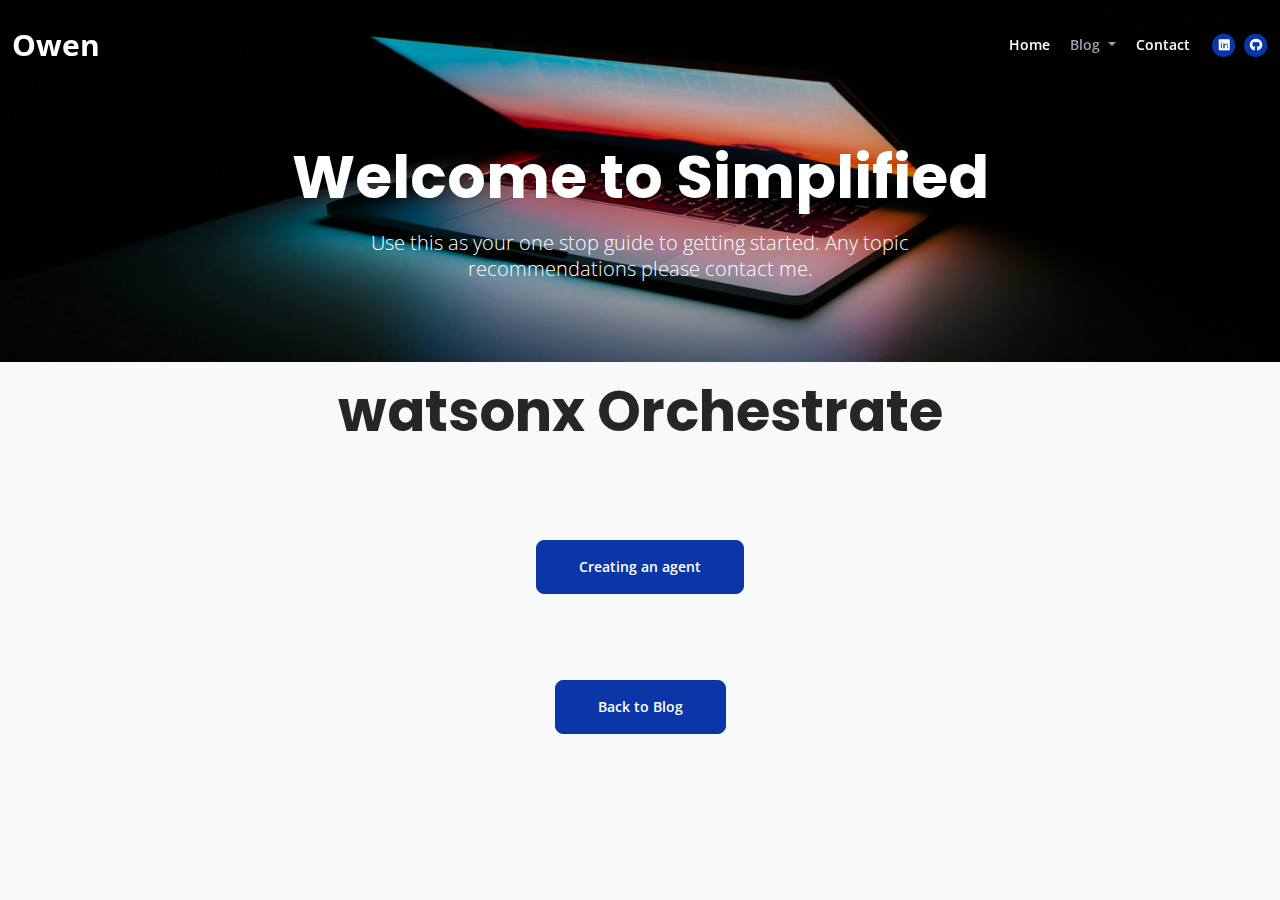
<file: docs/orchestrate_simplified.html>
<!DOCTYPE html>
<html lang="en">

<head>
    <meta charset="UTF-8">
    <meta name="viewport" content="width=device-width, initial-scale=1.0">
    <title>Blog – Owen Le</title>

    <!-- Google Fonts -->
    <link rel="preconnect" href="https://fonts.gstatic.com">
    <link
        href="https://fonts.googleapis.com/css2?family=Open+Sans:ital,wght@0,400;0,600;0,700;1,400&family=Poppins:wght@600&display=swap"
        rel="stylesheet">

    <!-- Bootstrap 5 CSS (CDN) -->
    <link href="https://cdn.jsdelivr.net/npm/bootstrap@5.3.3/dist/css/bootstrap.min.css" rel="stylesheet"
        integrity="sha384-QWTKZyjpPEjISv5WaRU9OFeRpok6YctnYmDr5pNlyT2bRjXh0JMhjY6hW+ALEwIH" crossorigin="anonymous">

    <!-- Font Awesome -->
    <link href="css/fontawesome-all.css" rel="stylesheet">

    <!-- Custom Styles -->
    <link href="css/styles.css" rel="stylesheet">

    <link rel="icon" href="images/favicon.png">
</head>

<body data-bs-spy="scroll" data-bs-target=".fixed-top">

    <!-- Navigation -->
    <nav class="navbar navbar-expand-lg fixed-top navbar-dark">
        <div class="container">
            <a class="navbar-brand logo-text" href="index.html">Owen</a>

            <button class="navbar-toggler p-0 border-0" type="button" data-bs-toggle="collapse"
                data-bs-target="#navbarNav" aria-controls="navbarNav" aria-expanded="false"
                aria-label="Toggle navigation">
                <span class="navbar-toggler-icon"></span>
            </button>

            <div class="navbar-collapse offcanvas-collapse collapse" id="navbarNav">
                <ul class="navbar-nav ms-auto">
                    <li class="nav-item">
                        <a class="nav-link" href="index.html">Home</a>
                    </li>

                    <li class="nav-item dropdown">
                        <a class="nav-link dropdown-toggle active" href="#" id="navbarBlog" role="button"
                            data-bs-toggle="dropdown" aria-expanded="false">
                            Blog
                        </a>

                        <ul class="dropdown-menu dropdown-menu-end" aria-labelledby="navbarBlog">
                            <li><a class="dropdown-item" href="blog_homepage.html">All posts</a></li>
                            <li><a class="dropdown-item" href="orchestrate_simplified.html">watsonx Orchestrate –
                                    Simplified</a></li>
                        </ul>
                    </li>

                    <li class="nav-item">
                        <a class="nav-link page-scroll" href="index.html#contact">Contact</a>
                    </li>
                </ul>
            </div>

            <span class="nav-item social-icons">
                <span class="fa-stack">
                    <a href="https://www.linkedin.com/in/owen-le-68a21a194/">
                        <i class="fas fa-circle fa-stack-2x"></i>
                        <i class="fab fa-linkedin fa-stack-1x"></i>
                    </a>
                </span>
                <span class="fa-stack">
                    <a href="https://github.com/taivanle">
                        <i class="fas fa-circle fa-stack-2x"></i>
                        <i class="fab fa-github fa-stack-1x"></i>
                    </a>
                </span>
            </span>
        </div>
    </nav>
    <!-- end navigation -->

    <!-- Hero Section -->
    <header class="blog_header" style="padding-top:140px; padding-bottom:80px;">
        <div class="container text-center">
            <h1 class="h1-large" style="color: #fff;">Welcome to Simplified</h1>
            <p class="lead mt-3" style="max-width:650px; margin:auto; color: #fff;">
                Use this as your one stop guide to getting started. Any topic recommendations please contact me.
            </p>
        </div>
    </header>

    <!-- Section title -->
    <section class="basic-1 bg-gray full-width-gray" style="padding:30px 0;">
        <div class="container">
            <h2 class="text-center mb-5" style="font-size: 3.5rem;">watsonx Orchestrate</h2>
        </div>
    </section>

    <!-- Chapter Button -->
    <section class="basic-1 bg-gray full-width-gray" style="padding:30px 0;">
        <div class="container text-center">
            <a href="create_agent.html" class="btn-solid-lg d-inline-block mb-3 mb-md-4 mb-lg-4"
                style="font-size: 0.875rem;">
                Creating an agent
            </a>
        </div>
    </section>

    <!-- Back button -->
    <section class="basic-1 bg-gray full-width-gray py-60">
        <div class="container text-center">
            <a href="blog_homepage.html" class="btn-solid-lg d-inline-block mb-5">
                Back to Blog
            </a>
        </div>
    </section>

    <script src="js/jquery.min.js"></script>
    <script src="js/jquery.easing.min.js"></script>

    <script src="https://cdn.jsdelivr.net/npm/bootstrap@5.3.3/dist/js/bootstrap.bundle.min.js"
        integrity="sha384-YvpcrYf0tY3lHB60NNkmXc5s9fDVZLESaAA55NDzOxhy9GkcIdslK1eN7N6jIeHz"
        crossorigin="anonymous"></script>

    <script src="js/scripts.js"></script>

</body>

</html>
</file>
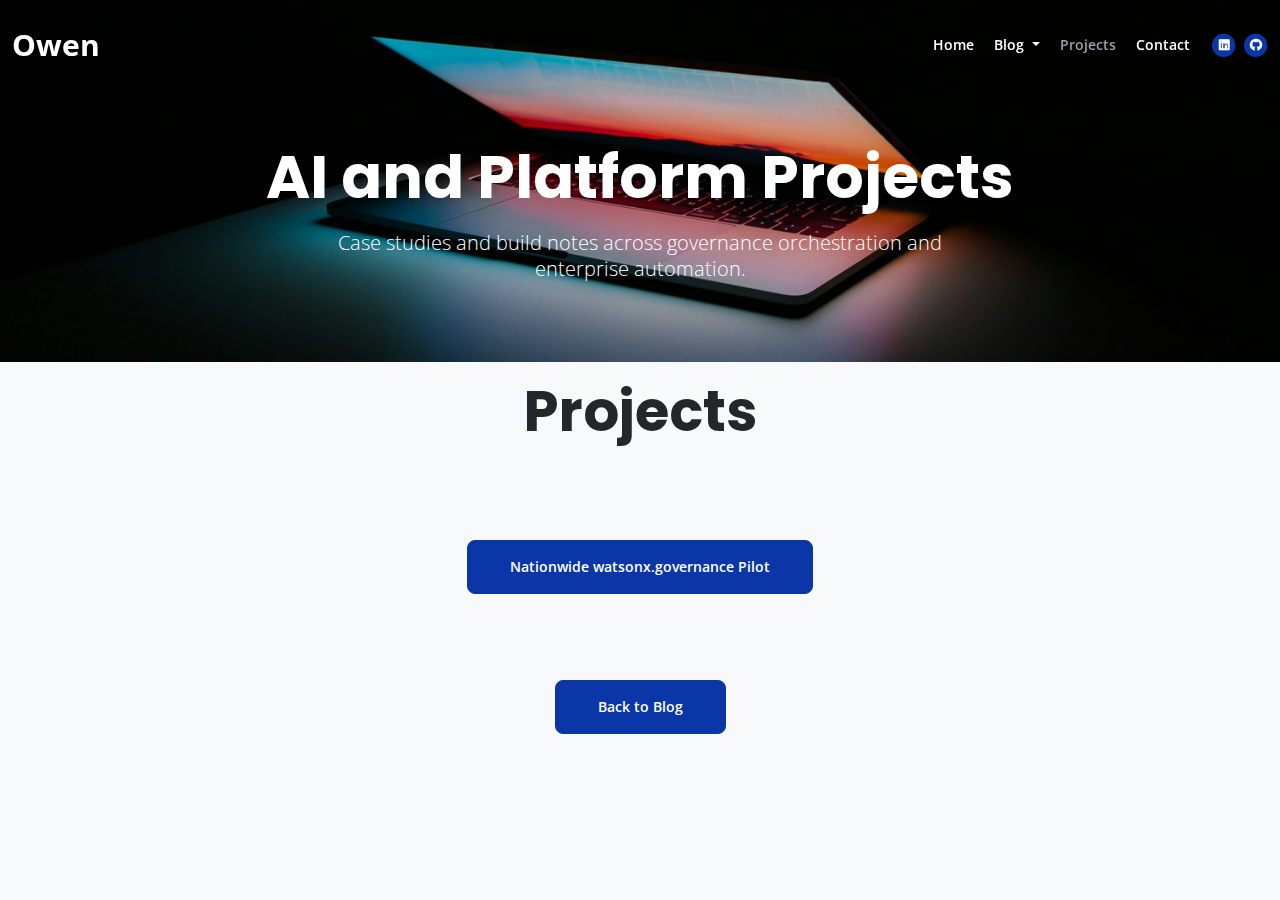
<file: docs/projects.html>
<!DOCTYPE html>
<html lang="en">

<head>
    <meta charset="UTF-8">
    <meta name="viewport" content="width=device-width, initial-scale=1.0">
    <title>Projects – Owen Le</title>

    <!-- Google Fonts -->
    <link rel="preconnect" href="https://fonts.gstatic.com">
    <link
        href="https://fonts.googleapis.com/css2?family=Open+Sans:ital,wght@0,400;0,600;0,700;1,400&family=Poppins:wght@600&display=swap"
        rel="stylesheet">

    <!-- Bootstrap 5 CSS (CDN) -->
    <link href="https://cdn.jsdelivr.net/npm/bootstrap@5.3.3/dist/css/bootstrap.min.css" rel="stylesheet"
        integrity="sha384-QWTKZyjpPEjISv5WaRU9OFeRpok6YctnYmDr5pNlyT2bRjXh0JMhjY6hW+ALEwIH" crossorigin="anonymous">

    <!-- Font Awesome -->
    <link href="css/fontawesome-all.css" rel="stylesheet">

    <!-- Custom Styles -->
    <link href="css/styles.css" rel="stylesheet">

    <link rel="icon" href="images/favicon.png">
</head>

<body data-bs-spy="scroll" data-bs-target=".fixed-top">

    <!-- Navigation -->
    <nav class="navbar navbar-expand-lg fixed-top navbar-dark">
        <div class="container">
            <a class="navbar-brand logo-text" href="index.html">Owen</a>

            <button class="navbar-toggler p-0 border-0" type="button" data-bs-toggle="collapse"
                data-bs-target="#navbarNav">
                <span class="navbar-toggler-icon"></span>
            </button>

            <div class="navbar-collapse offcanvas-collapse collapse" id="navbarNav">
                <ul class="navbar-nav ms-auto">
                    <li class="nav-item">
                        <a class="nav-link" href="index.html">Home</a>
                    </li>

                    <li class="nav-item dropdown">
                        <a class="nav-link dropdown-toggle" href="#" id="navbarBlog" role="button"
                            data-bs-toggle="dropdown" aria-expanded="false">
                            Blog
                        </a>

                        <ul class="dropdown-menu dropdown-menu-end">
                            <li><a class="dropdown-item" href="blog_homepage.html">All posts</a></li>
                            <li><a class="dropdown-item" href="orchestrate_simplified.html">watsonx Orchestrate –
                                    Simplified</a></li>
                        </ul>
                    </li>

                    <li class="nav-item">
                        <a class="nav-link active" href="projects.html">Projects</a>
                    </li>

                    <li class="nav-item">
                        <a class="nav-link page-scroll" href="index.html#contact">Contact</a>
                    </li>
                </ul>
            </div>

            <span class="nav-item social-icons">
                <span class="fa-stack">
                    <a href="https://www.linkedin.com/in/owen-le-68a21a194/">
                        <i class="fas fa-circle fa-stack-2x"></i>
                        <i class="fab fa-linkedin fa-stack-1x"></i>
                    </a>
                </span>
                <span class="fa-stack">
                    <a href="https://github.com/taivanle">
                        <i class="fas fa-circle fa-stack-2x"></i>
                        <i class="fab fa-github fa-stack-1x"></i>
                    </a>
                </span>
            </span>
        </div>
    </nav>
    <!-- end navigation -->

    <!-- Hero Section -->
    <header class="blog_header" style="padding-top:140px; padding-bottom:80px;">
        <div class="container text-center">
            <h1 class="h1-large" style="color: #fff;">AI and Platform Projects</h1>
            <p class="lead mt-3" style="max-width:650px; margin:auto; color: #fff;">
                Case studies and build notes across governance orchestration and enterprise automation.
            </p>
        </div>
    </header>

    <!-- Section title -->
    <section class="basic-1 bg-gray full-width-gray" style="padding:30px 0;">
        <div class="container">
            <h2 class="text-center mb-5" style="font-size: 3.5rem;">Projects</h2>
        </div>
    </section>

    <!-- Project buttons -->
    <section class="basic-1 bg-gray full-width-gray" style="padding:30px 0;">
        <div class="container text-center">

            <a href="nationwide-governance.html" class="btn-solid-lg d-inline-block mb-3 mb-md-4 mb-lg-4"
                style="font-size: 0.875rem;">
                Nationwide watsonx.governance Pilot
            </a>

        </div>
    </section>

    <!-- Back button -->
    <section class="basic-1 bg-gray full-width-gray py-60">
        <div class="container text-center">
            <a href="blog_homepage.html" class="btn-solid-lg d-inline-block mb-5">
                Back to Blog
            </a>
        </div>
    </section>

    <script src="js/jquery.min.js"></script>
    <script src="js/jquery.easing.min.js"></script>

    <script src="https://cdn.jsdelivr.net/npm/bootstrap@5.3.3/dist/js/bootstrap.bundle.min.js"
        integrity="sha384-YvpcrYf0tY3lHB60NNkmXc5s9fDVZLESaAA55NDzOxhy9GkcIdslK1eN7N6jIeHz"
        crossorigin="anonymous"></script>

    <script src="js/scripts.js"></script>

</body>

</html>
</file>
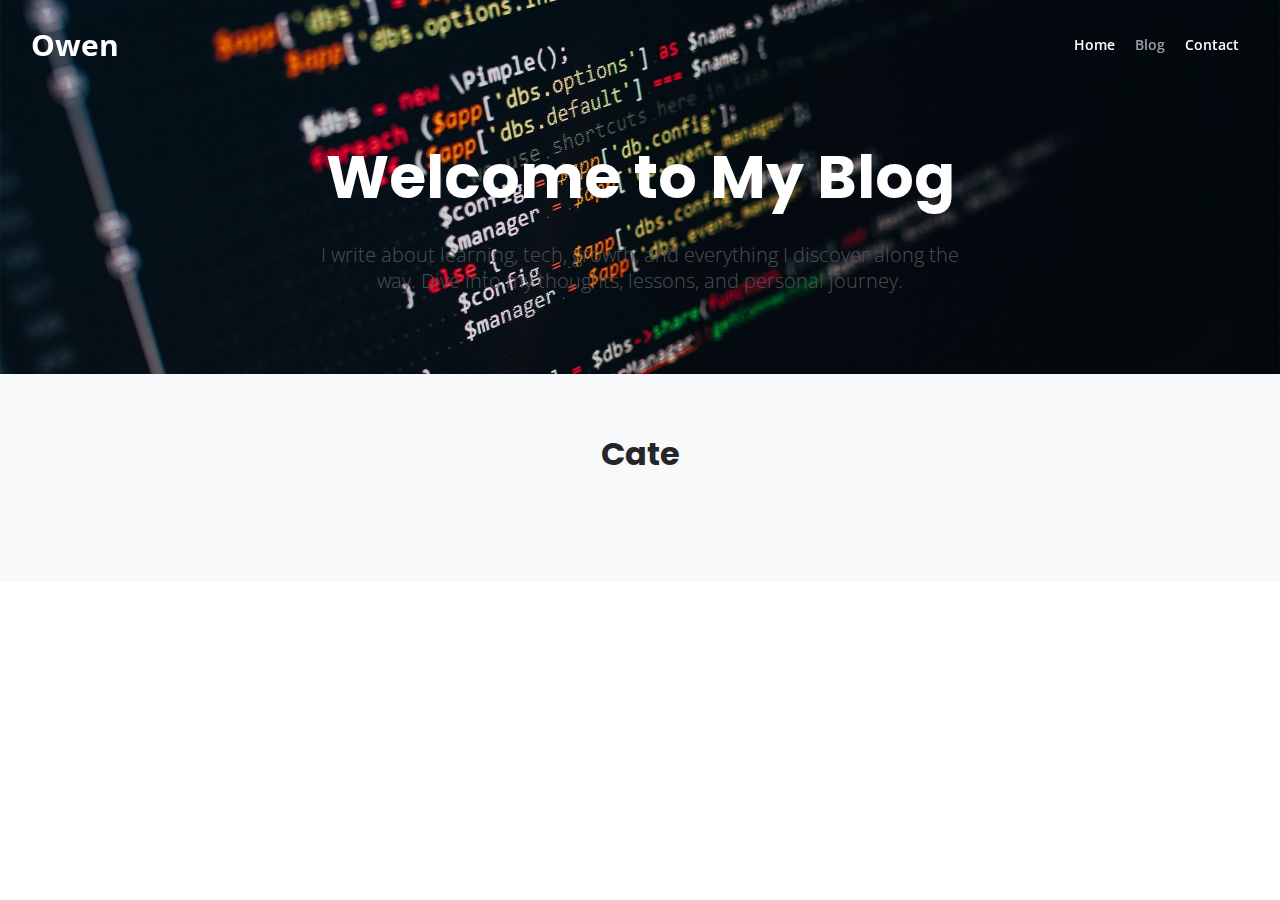
<file: pages/blog_homepage.html>
<!DOCTYPE html>
<html lang="en">
<head>
    <meta charset="UTF-8">
    <meta name="viewport" content="width=device-width, initial-scale=1.0">
    <title>Blog – Owen Le</title>

    <!-- Styles -->
    <link rel="preconnect" href="https://fonts.gstatic.com">
    <link href="https://fonts.googleapis.com/css2?family=Open+Sans:400,600&family=Poppins:600&display=swap" rel="stylesheet">
    <link href="css/bootstrap.css" rel="stylesheet">
    <link href="css/fontawesome-all.css" rel="stylesheet">
    <link href="css/styles.css" rel="stylesheet">
</head>

<body>

    <!-- Navigation -->
    <nav class="navbar navbar-expand-lg fixed-top navbar-dark">
        <div class="container">
            <a class="navbar-brand logo-text" href="index.html">Owen</a>
            <button class="navbar-toggler p-0 border-0" type="button">
                <span class="navbar-toggler-icon"></span>
            </button>

            <div class="navbar-collapse offcanvas-collapse">
                <ul class="navbar-nav ml-auto">
                    <li class="nav-item"><a class="nav-link" href="index.html">Home</a></li>
                    <li class="nav-item"><a class="nav-link active" href="blog_homepage.html">Blog</a></li>
                    <li class="nav-item"><a class="nav-link" href="index.html#contact">Contact</a></li>
                </ul>
            </div>
        </div>
    </nav>
    <!-- end of navigation -->


    <!-- Hero Section -->
    <header class="header" style="padding-top:140px; padding-bottom:80px;">
        <div class="container text-center">
            <h1 class="h1-large">Welcome to My Blog</h1>
            <p class="lead mt-3" style="max-width:650px; margin:auto;">
                I write about learning, tech, growth, and everything I discover along the way.
                Dive into my thoughts, lessons, and personal journey.
            </p>
        </div>
    </header>


    <!-- Categories Section -->
    <section class="basic-1 bg-gray" style="padding:60px 0;">
        <div class="container">
            <h2 class="text-center mb-5">Cate
</file>
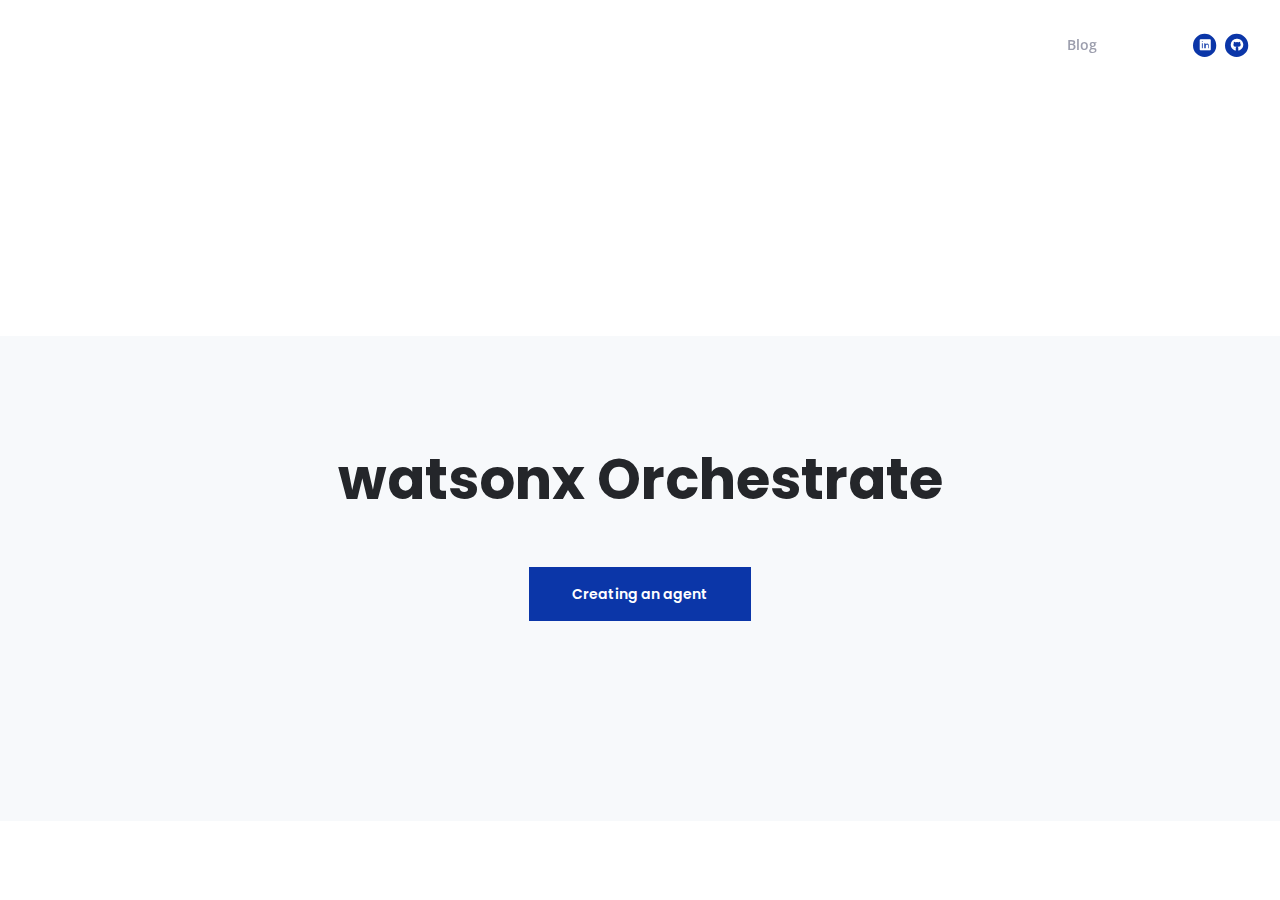
<file: pages/orchestrate_simplified.html>
<!DOCTYPE html>
<html lang="en">

<head>
    <meta charset="UTF-8">
    <meta name="viewport" content="width=device-width, initial-scale=1.0">
    <title>Blog – Owen Le</title>

    <!-- Styles -->
    <link rel="preconnect" href="https://fonts.gstatic.com">
    <link
        href="https://fonts.googleapis.com/css2?family=Open+Sans:ital,wght@0,400;0,600;0,700;1,400&family=Poppins:wght@600&display=swap"
        rel="stylesheet">
    <link href="css/bootstrap.css" rel="stylesheet">
    <link href="css/fontawesome-all.css" rel="stylesheet">
    <link href="css/styles.css" rel="stylesheet">

    <!-- Favicon  -->
    <link rel="icon" href="images/favicon.png">
</head>

<body data-spy="scroll" data-target=".fixed-top">


<body>

    <!-- Navigation -->
    <nav class="navbar navbar-expand-lg fixed-top navbar-dark">
        <div class="container">
            <a class="navbar-brand logo-text" href="index.html">Owen</a>
            <button class="navbar-toggler p-0 border-0" type="button">
                <span class="navbar-toggler-icon"></span>
            </button>

            <div class="navbar-collapse offcanvas-collapse">
                <ul class="navbar-nav ml-auto">
                    <li class="nav-item"><a class="nav-link" href="index.html">Home</a></li>
                    <li class="nav-item"><a class="nav-link active" href="blog_homepage.html">Blog</a></li>
                    <li class="nav-item">
                        <a class="nav-link page-scroll" href="index.html#contact">Contact</a>
                    </li>
                </ul>
            </div>
                           <span class="nav-item social-icons">
                    <span class="fa-stack">
                        <a href="https://www.linkedin.com/in/owen-le-68a21a194/">
                            <i class="fas fa-circle fa-stack-2x"></i>
                            <i class="fab fa-linkedin fa-stack-1x"></i>
                        </a>
                    </span>
                    <span class="fa-stack">
                        <a href="https://github.com/taivanle">
                            <i class="fas fa-circle fa-stack-2x"></i>
                            <i class="fab fa-github fa-stack-1x"></i>
                        </a>
                    </span>
                </span>
        </div>
    </nav>
    <!-- end of navigation -->


    <!-- Hero Section -->
    <header class="blog_header" style="padding-top:140px; padding-bottom:80px;">
        <div class="container text-center">
            <h1 class="h1-large" style="color: #fff;">Welcome to Simplified</h1>
            <p class="lead mt-3" style="max-width:650px; margin:auto; color: #fff;">
                Use this as your one stop guide to getting started!
            </p>
        </div>
    </header>


<section class="basic-1 bg-gray full-width-gray" style="padding:60px s;">
    <div class="container">
        <h2 class="text-center mb-5;" style="font-size: 3.5rem;">watsonx Orchestrate



<section class="basic-1 bg-gray full-width-gray" style="padding:60px 0;" >
    <div class="container">
        <h2 class=" btn-solid-lg mb-5" style="font-size: 0.875rem;">Creating an agent
</file>
<file: css/styles.css>
/* Description: Master CSS file */

/*****************************************
Table Of Contents:
- General Styles
- Navigation
- Header
- About
- Services
- Details
- Projects
- Works
- Testimonials
- Questions
- Contact
- Footer 
- Copyright
- Back To Top Button
- Extra Pages
- Media Queries
******************************************/

/*****************************************
Colors:
- Backgrounds, navbar - black #24262a
- Backgrounds - light gray #f7f9fb
- Buttons, icons - blue #0b36a8
- Headings text - black #24262a
- Body text - dark gray #4d5055
******************************************/


/**************************/
/*     General Styles     */
/**************************/
body,
html {
    width: 100%;
	height: 100%;
}

body, p {
	color: #4d5055; 
	font: 400 1rem/1.625rem "Open Sans", sans-serif;
}

h1 {
	color: #24262a;
	font-weight: 700;
	font-size: 2.5rem;
	line-height: 3.25rem;
	font-family: "Poppins"
}

h2 {
	color: #24262a;
	font-weight: 700;
	font-size: 2rem;
	line-height: 2.5rem;
	font-family: "Poppins"
}

h3 {
	color: #24262a;
	font-weight: 700;
	font-size: 1.75rem;
	line-height: 2.25rem;
	font-family: "Poppins"
}

h4 {
	color: #24262a;
	font-weight: 700;
	font-size: 1.5rem;
	line-height: 2rem;
	font-family: "Poppins"
}

h5 {
	color: #24262a;
	font-weight: 700;
	font-size: 1.25rem;
	line-height: 1.625rem;
	font-family: "Poppins"
}

h6 {
	color: #24262a;
	font-weight: 700;
	font-size: 1rem;
	line-height: 1.375rem;
	font-family: "Poppins"
}

.p-large {
	font-size: 1.125rem;
	line-height: 1.75rem;
}

.p-small {
	font-size: 0.875rem;
	line-height: 1.5rem;
}

.testimonial-text {
	font-style: italic;
}

.testimonial-author {
	font-weight: 700;
	font-size: 1rem;
	line-height: 1.5rem;
}

.li-space-lg li {
	margin-bottom: 0.5rem;
}

a {
	color: #4d5055;
	text-decoration: underline;
}

a:hover {
	color: #4d5055;
	text-decoration: underline;
}

.no-line {
	text-decoration: none;
}

.no-line:hover {
	text-decoration: none;
}

.blue {
	color: #2259ec;
}

.bg-gray {
	background-color: #f7f9fb;
}

.section-divider {
	display: block;
	height: 1px;
	margin: 0;
	border: none;
	background-color: #d3dae2;
}

.btn-solid-reg {
	display: inline-block;
	padding: 1.375rem 2.25rem 1.375rem 2.25rem;
	border: 1px solid #0b36a8;
	background-color: #0b36a8;
	color: #ffffff;
	font-weight: 600;
	font-size: 0.875rem;
	line-height: 0;
	text-decoration: none;
	transition: all 0.2s;
}

.btn-solid-reg:hover {
	background-color: transparent;
	color: #0b36a8; /* needs to stay here because of the color property of a tag */
	text-decoration: none;
}

.btn-solid-lg {
	display: inline-block;
	padding: 1.625rem 2.625rem 1.625rem 2.625rem;
	border: 1px solid #0b36a8;
	background-color: #0b36a8;
	color: #ffffff;
	font-weight: 600;
	font-size: 0.875rem;
	line-height: 0;
	text-decoration: none;
	transition: all 0.2s;
}

.btn-solid-lg:hover {
	background-color: transparent;
	color: #0b36a8; /* needs to stay here because of the color property of a tag */
	text-decoration: none;
}

.btn-outline-reg {
	display: inline-block;
	padding: 1.375rem 2.25rem 1.375rem 2.25rem;
	border: 1px solid #24262a;
	background-color: transparent;
	color: #24262a;
	font-weight: 600;
	font-size: 0.875rem;
	line-height: 0;
	text-decoration: none;
	transition: all 0.2s;
}

.btn-outline-reg:hover {
	background-color: #24262a;
	color: #ffffff;
	text-decoration: none;
}

.btn-outline-lg {
	display: inline-block;
	padding: 1.625rem 2.625rem 1.625rem 2.625rem;
	border: 1px solid #24262a;
	background-color: transparent;
	color: #24262a;
	font-weight: 600;
	font-size: 0.875rem;
	line-height: 0;
	text-decoration: none;
	transition: all 0.2s;
}

.btn-outline-lg:hover {
	background-color: #24262a;
	color: #ffffff;
	text-decoration: none;
}

.btn-outline-sm {
	display: inline-block;
	padding: 1rem 1.5rem 1rem 1.5rem;
	border: 1px solid #24262a;
	background-color: transparent;
	color: #24262a;
	font-weight: 600;
	font-size: 0.875rem;
	line-height: 0;
	text-decoration: none;
	transition: all 0.2s;
}

.btn-outline-sm:hover {
	background-color: #24262a;
	color: #ffffff;
	text-decoration: none;
}

.form-group {
	position: relative;
	margin-bottom: 1.25rem;
}

.label-control {
	position: absolute;
	top: 0.875rem;
	left: 1.5rem;
	color: #7d838a;
	opacity: 1;
	font-size: 0.875rem;
	line-height: 1.375rem;
	cursor: text;
	transition: all 0.2s ease;
}

.form-control-input:focus + .label-control,
.form-control-input.notEmpty + .label-control,
.form-control-textarea:focus + .label-control,
.form-control-textarea.notEmpty + .label-control {
	top: 0.125rem;
	color: #4d5055;
	opacity: 1;
	font-size: 0.75rem;
	font-weight: 700;
}

.form-control-input,
.form-control-select {
	display: block; /* needed for proper display of the label in Firefox, IE, Edge */
	width: 100%;
	padding-top: 1.125rem;
	padding-bottom: 0.125rem;
	padding-left: 1.5rem;
	border: 1px solid #cbcbd1;
	background-color: #ffffff;
	color: #4d5055;
	font-size: 0.875rem;
	line-height: 1.875rem;
	transition: all 0.2s;
	-webkit-appearance: none; /* removes inner shadow on form inputs on ios safari */
}

.form-control-select {
	padding-top: 0.5rem;
	padding-bottom: 0.5rem;
	height: 3.25rem;
	color: #7d838a;
}

select {
    /* you should keep these first rules in place to maintain cross-browser behavior */
    -webkit-appearance: none;
	-moz-appearance: none;
	-ms-appearance: none;
    -o-appearance: none;
    appearance: none;
    background-image: url('../images/down-arrow.png');
    background-position: 96% 50%;
    background-repeat: no-repeat;
    outline: none;
}

.form-control-textarea {
	display: block; /* used to eliminate a bottom gap difference between Chrome and IE/FF */
	width: 100%;
	height: 14rem; /* used instead of html rows to normalize height between Chrome and IE/FF */
	padding-top: 1.5rem;
	padding-left: 1.3125rem;
	border: 1px solid #cbcbd1;
	background-color: #ffffff;
	color: #4d5055;
	font-size: 0.875rem;
	line-height: 1.5rem;
	transition: all 0.2s;
}

.form-control-input:focus,
.form-control-select:focus,
.form-control-textarea:focus {
	border: 1px solid #a1a1a1;
	outline: none; /* Removes blue border on focus */
}

.form-control-input:hover,
.form-control-select:hover,
.form-control-textarea:hover {
	border: 1px solid #a1a1a1;
}

.checkbox {
	font-size: 0.75rem;
	line-height: 1.25rem;
}

input[type='checkbox'] {
	vertical-align: -10%;
	margin-right: 0.5rem;
}

.form-control-submit-button {
	display: inline-block;
	width: 100%;
	height: 3.25rem;
	border: 1px solid #0b36a8;
	border-radius: 32px;
	background-color: #0b36a8;
	color: #ffffff;
	font-weight: 600;
	font-size: 0.875rem;
	line-height: 0;
	cursor: pointer;
	transition: all 0.2s;
}

.form-control-submit-button:hover {
	border: 1px solid #24262a;
	background-color: transparent;
	color: #24262a;
}


/**********************/
/*     Navigation     */
/**********************/
.navbar {
	background-color: #24262a;
	font-weight: 600;
	font-size: 0.875rem;
	line-height: 0.875rem;
	box-shadow: 0 1px 6px 0 rgba(0, 0, 0, 0.025);
}

.navbar .navbar-brand {
	padding-top: 0.125rem;
	padding-bottom: 0.125rem;
}

.navbar .logo-image img {
    width: 118px;
	height: 36px;
}

.navbar .logo-text {
	color: #ffffff;
	font-weight: 700;
	font-size: 1.875rem;
	line-height: 1rem;
	text-decoration: none;
}

.offcanvas-collapse {
	position: fixed;
	top: 3.25rem; /* adjusts the height between the top of the page and the offcanvas menu */
	bottom: 0;
	left: 100%;
	width: 100%;
	padding-right: 1rem;
	padding-left: 1rem;
	overflow-y: auto;
	visibility: hidden;
	background-color: #24262a;
	transition: visibility .3s ease-in-out, -webkit-transform .3s ease-in-out;
	transition: transform .3s ease-in-out, visibility .3s ease-in-out;
	transition: transform .3s ease-in-out, visibility .3s ease-in-out, -webkit-transform .3s ease-in-out;
}

.offcanvas-collapse.open {
	visibility: visible;
	-webkit-transform: translateX(-100%);
	transform: translateX(-100%);
}

.navbar .navbar-nav {
	margin-top: 0.75rem;
	margin-bottom: 0.5rem;
}

.navbar .nav-item .nav-link {
	padding-top: 0.625rem;
	padding-bottom: 0.625rem;
	color: #ffffff;
	text-decoration: none;
	transition: all 0.2s ease;
}

.navbar .nav-item.dropdown.show .nav-link,
.navbar .nav-item .nav-link:hover,
.navbar .nav-item .nav-link.active {
	color: #9c9ead;
}

/* Dropdown Menu */
.navbar .dropdown .dropdown-menu {
	animation: fadeDropdown 0.2s; /* required for the fade animation */
}

@keyframes fadeDropdown {
    0% {
        opacity: 0;
    }

    100% {
        opacity: 1;
	}
}

.navbar .dropdown-menu {
	margin-top: 0.5rem;
	margin-bottom: 0.5rem;
	border: none;
	background-color: #24262a;
}

.navbar .dropdown-item {
	padding-top: 0.5rem;
	padding-bottom: 0.5rem;
	color: #ffffff;
	font-weight: 600;
	font-size: 0.875rem;
	line-height: 0.875rem;
	text-decoration: none;
}

.navbar .dropdown-item:hover {
	background-color: #24262a;
	color: #9c9ead;
}

.navbar .dropdown-divider {
	width: 100%;
	height: 1px;
	margin: 0.5rem auto 0.5rem auto;
	border: none;
	background-color: #505050;
}
/* end of dropdown menu */

.navbar .fa-stack {
	width: 2em;
	margin-right: 0.25rem;
	font-size: 0.75rem;
}

.navbar .fa-stack-2x {
	color: #0b36a8;
	transition: all 0.2s ease;
}

.navbar .fa-stack-1x {
	color: #ffffff;
	transition: all 0.2s ease;
}

.navbar .fa-stack:hover .fa-stack-2x {
	color: #ffffff;
}

.navbar .fa-stack:hover .fa-stack-1x {
	color: #0b36a8;
}

.navbar .navbar-toggler {
	padding: 0;
	border: none;
	font-size: 1.25rem;
}


/******************/
/*     Header     */
/******************/
.header {
	padding-top: 7rem;
	padding-bottom: 5.5rem;
	background: linear-gradient(rgba(0, 0, 0, 0.1), rgba(0, 0, 0, 0.1)), url('../images/header-background-3.jpg') center center no-repeat;
	background-size: cover;
	text-align: center;
}

.header .h1-large {
	margin-bottom: 1.75rem;
	color: #ffffff;
}

.header .btn-solid-lg:hover {
	border: 1px solid #ffffff;
	color: #ffffff;
}

.header .btn-outline-lg {
	padding: 1.625rem 1.625rem 1.625rem 1.625rem;
	border: none;
	color: #ffffff;
}

.header .btn-outline-lg:hover {
	background: transparent;
	color: #9c9ead;
	text-decoration: none;
}

.header .btn-outline-lg .fas {
	margin-right: 0.375rem;
}


/*****************/
/*     About     */
/*****************/
.basic-1 {
	padding-top: 7.75rem;
	padding-bottom: 5.25rem;
}

.basic-1 .text-container {
	margin-bottom: 3rem;
}

.basic-1 .time {
	margin-bottom: 0.5rem;
	color: #0b36a8;
	font-weight: 600;
	font-size: 0.875rem;
	line-height: 1.5rem;
	font-family: "Poppins";
}

.basic-1 h6 {
	margin-bottom: 0.125rem;
}


/********************/
/*     Services     */
/********************/
.basic-2 {
	padding-top: 7.75rem;
	padding-bottom: 5.25rem;
}

.basic-2 .h2-heading {
	margin-bottom: 0.75rem;
	text-align: center;
}

.basic-2 .p-heading {
	margin-bottom: 4rem;
	text-align: center;
}

.basic-2 .text-box {
	margin-bottom: 3rem;
	padding: 3.5rem 1rem 2.125rem 1rem;
	border: 1px solid #cfd7de;
}

.basic-2 .fas,
.basic-2 .far {
	margin-bottom: 1.75rem;
	color: #0b36a8;
	font-size: 3.5rem;
}

.basic-2 h4 {
	letter-spacing: 1px;
}


/*******************/
/*     Details     */
/*******************/
.split .area-1 {
	height: 430px;
	background: linear-gradient(to bottom right, rgba(25, 26, 29, 0.5), rgba(25, 26, 29, 0.5)), url('../images/details-background-2.jpg') center center no-repeat;
	background-size: cover;
}

.split .area-2 {
	padding-top: 7.75rem;
	padding-bottom: 7.75rem;
}

.split p {
	margin-bottom: 2.25rem;
}

.split .icons-container {
	margin-top: 3rem;
}

.split .icons-container img {
	width: 50px;
	margin-right: 0.625rem;
	margin-bottom: 0.75rem;
}


/********************/
/*     Projects     */
/********************/
.basic-3 {
	padding-top: 7.75rem;
	padding-bottom: 1rem;
}

.basic-3 .h2-heading {
	margin-bottom: 0.75rem;
	text-align: center;
}

.basic-3 .p-heading {
	margin-bottom: 4rem;
	text-align: center;
}

.basic-3 .text-container {
	margin-bottom: 4rem;
}

.basic-3 .image-container {
	margin-bottom: 1rem;
}

/* Hover Animation */
.basic-3 .image-container {
	overflow: hidden;
	margin-right: auto;
	margin-left: auto;
}

.basic-3 .image-container img {
	margin: 0;
	transition: all 0.2s;
}

.basic-3 .image-container:hover img {
	-moz-transform: scale(1.1);
	-webkit-transform: scale(1.1);
	transform: scale(1.1);
} 
/* end of hover animation */


/*****************/
/*     Works     */
/*****************/
.basic-4 {
	padding-bottom: 1rem;
}

.basic-4 .text-container {
	margin-bottom: 4rem;
}

.basic-4 .image-container {
	margin-bottom: 1rem;
}

/* Hover Animation */
.basic-4 .image-container {
	overflow: hidden;
	margin-right: auto;
	margin-left: auto;
}

.basic-4 .image-container img {
	margin: 0;
	transition: all 0.2s;
}

.basic-4 .image-container:hover img {
	-moz-transform: scale(1.15);
	-webkit-transform: scale(1.15);
	transform: scale(1.15);
} 
/* end of hover animation */


/************************/
/*     Testimonials     */
/************************/
.cards-1 {
	padding-top: 3rem;
	padding-bottom: 3.875rem;
}

.cards-1 .h2-heading {
	margin-bottom: 3rem;
	text-align: center;
}

.cards-1 .card {
	margin-bottom: 4rem;
	border: none;
}

.cards-1 .card-body {
	padding: 0;
	text-align: center;
}

.cards-1 .testimonial-text {
	margin-bottom: 1.625rem;
}

.cards-1 img {
	display: inline-block;
	width: 60px;
	margin-bottom: 0.875rem;
	border-radius: 50%;
}

.cards-1 .text {
	margin-top: 0.375rem;
}

.cards-1 .testimonial-author {
	color: #24262a;
}

.cards-1 .testimonial-author,
.cards-1 .occupation {
	font-size: 0.875rem;
	line-height: 1.375rem;
}


/*********************/
/*     Questions     */
/*********************/
.accordion-1 {
	padding-top: 7.75rem;
	padding-bottom: 6.75rem;
}

.accordion-1 .h2-heading {
	margin-bottom: 2.5rem;
	text-align: center;
}

.accordion-1 .card {
	margin-bottom: 1.75rem;
	border: none;
}

.accordion-1 .card-header {
	padding: 0;
	border: none;
	background-color: transparent;
}

.accordion-1 .card button {
	padding: 0;
	color: #24262a;
	font-weight: 600;
	font-size: 1.125rem;
	line-height: 1.75rem;
	font-family: 'Poppins';
}

.accordion-1 .card button:hover {
	text-decoration: none;
}

.accordion-1 .card button:before {
	float: left;
	margin-right: 0.625rem;
	font-family: 'Font Awesome 5 Free';
	font-weight: 900;
	content: "\f078";
	transition: all 0.2s;
}

.accordion-1 .card button.collapsed:before {
	-webkit-transform: rotate(180deg);
	-moz-transform: rotate(180deg);
	transform: rotate(180deg);
} 

.accordion-1 .card-body {
	padding: 0.75rem 1.5rem 0.5rem 1.5rem;
}


/*******************/
/*     Contact     */
/*******************/
.form-1 {
	padding-top: 7.75rem;
	padding-bottom: 7rem;
	text-align: center;
}

.form-1 .h2-heading {
	margin-bottom: 0.75rem;
	text-align: center;
}

.form-1 .p-heading {
	margin-bottom: 4rem;
}


/******************/
/*     Footer     */
/******************/
.footer {
	padding-top: 6.25rem;
	padding-bottom: 2rem;
	background-color: #24262a;
	text-align: center;
}

.footer a {
	text-decoration: none;
}

.footer .fa-stack {
	width: 2em;
	margin-bottom: 1.25rem;
	margin-right: 0.375rem;
	font-size: 1.5rem;
}

.footer .fa-stack .fa-stack-1x {
    color: #ffffff;
	transition: all 0.2s ease;
}

.footer .fa-stack .fa-stack-2x {
	color: #0b36a8;
	transition: all 0.2s ease;
}

.footer .fa-stack:hover .fa-stack-1x {
	color: #0b36a8;
}

.footer .fa-stack:hover .fa-stack-2x {
    color: #ffffff;
}


/*********************/
/*     Copyright     */
/*********************/
.copyright {
	padding-top: 1rem;
	padding-bottom: 1rem;
	background-color: #24262a;
	text-align: center;
}

.copyright .p-small {
	color: #9da6ac;
	text-align: center;
}

.copyright a {
	color: #9da6ac;
}


/******************************/
/*     Back To Top Button     */
/******************************/
a.back-to-top {
	position: fixed;
	z-index: 999;
	right: 12px;
	bottom: 12px;
	display: none;
	width: 42px;
	height: 42px;
	border-radius: 30px;
	background: #3a424d url("../images/up-arrow.png") no-repeat center 47%;
	background-size: 18px 18px;
	text-indent: -9999px;
}

a:hover.back-to-top {
	background-color: #0b36a8;
}


/***********************/
/*     Extra Pages     */
/***********************/
.ex-header {
	padding-top: 8.5rem;
	padding-bottom: 4rem;
	background-color: #24262a;
}

.ex-header h1 {
	color: #ffffff;
}

.ex-basic-1 .list-unstyled .fas {
	font-size: 0.375rem;
	line-height: 1.625rem;
}

.ex-basic-1 .list-unstyled .media-body {
	margin-left: 0.5rem;
}

.ex-basic-1 .text-box {
	padding: 1.25rem 1.25rem 0.5rem 1.25rem;
	background-color: #f7f9fb;
}

.ex-cards-1 .card {
	border: none;
	background-color: transparent;
}

.ex-cards-1 .card .fa-stack {
	width: 2em;
	font-size: 1.125rem;
}

.ex-cards-1 .card .fa-stack-2x {
	color: #0b36a8;
}

.ex-cards-1 .card .fa-stack-1x {
	color: #ffffff;
	font-weight: 700;
	line-height: 2.125rem;
}

.ex-cards-1 .card .list-unstyled .media-body {
	margin-left: 0.75rem;
}

.ex-cards-1 .card .list-unstyled .media-body h5 {
	margin-top: 0.125rem;
	margin-bottom: 0.375rem;
}


/*************************/
/*     Media Queries     */
/*************************/	
/* Min-width 768px */
@media (min-width: 768px) {

	/* Header */
	.header {
		padding-top: 11rem;
		padding-bottom: 9rem;
	}
	/* end of header */


	/* Services */
	.basic-2 .text-box {
		padding-right: 2.125rem;
		padding-left: 2.125rem;
	}
	/* end of services */


	/* Extra Pages */
	.ex-basic-1 .text-box {
		padding: 1.75rem 2rem 0.875rem 2rem;
	}
	/* end of extra pages */
}
/* end of min-width 768px */


/* Min-width 992px */
@media (min-width: 992px) {
	
	/* General Styles */
	.h2-heading {
		width: 35.25rem;
		margin-right: auto;
		margin-left: auto;
	}

	.p-heading {
		width: 46rem;
		margin-right: auto;
		margin-left: auto;
	}
	/* end of general styles */


	/* Navigation */
	.navbar {
		padding-top: 1.75rem;
		background-color: transparent;
		box-shadow: none;
		transition: all 0.2s;
	}

	.navbar.top-nav-collapse {
		padding-top: 0.5rem;
		padding-top: 0.5rem;
		background-color: #24262a;
		box-shadow: 0 3px 6px 0 rgba(0, 0, 0, 0.025);
	}

	.offcanvas-collapse {
		position: static;
		top: auto;
		bottom: auto;
		left: auto;
		width: auto;
		padding-right: 0;
		padding-left: 0;
		background-color: transparent;
		overflow-y: visible;
		visibility: visible;
	}

	.offcanvas-collapse.open {
		-webkit-transform: none;
		transform: none;
	}

	.navbar .navbar-nav {
		margin-top: 0;
		margin-bottom: 0;
	}
	
	.navbar .nav-item .nav-link {
		padding-right: 0.625rem;
		padding-left: 0.625rem;
	}

	.navbar .dropdown-menu {
		margin-top: 0.25rem;
		box-shadow: 0 3px 3px 1px rgba(0, 0, 0, 0.08);
	}

	.navbar .dropdown-divider {
		width: 90%;
	}

	.navbar .social-icons {
		margin-left: 0.5rem;
	}
	
	.navbar .fa-stack {
		margin-right: 0;
		margin-left: 0.25rem;
	}
	/* end of navigation */


	/* Header */
	.header {
		padding-top: 15rem;
		padding-bottom: 14rem;
		text-align: left;
	}
	/* end of header */


	/* Details */
	.split {
		height: 760px;
	}
	
	.split .area-1 {
		height: 100%;
		width: 50%;
		display: inline-block;
	}
	
	.split .area-2 {
		height: 100%;
		width: 50%;
		display: inline-block;
		vertical-align: top;
	}

	.split .text-container {
		width: 400px;
		margin-left: 3rem;
	}
	/* end of details */


	/* Testimonials */
	.cards-1 .card {
		display: inline-block;
		width: 290px;
		vertical-align: top;
	}

	.cards-1 .card:nth-of-type(3n+2) {
		margin-right: 1.5rem;
		margin-left: 1.5rem;
	}

	.cards-1 .card-body {
		text-align: left;
	}

	.cards-1 .details {
		display: flex;
		align-items: flex-start;
	}
	
	.cards-1 .details .text {
		flex-direction: column;
	}
	
	.cards-1 .details img {
		margin-right: 1.125rem;
	}
	/* end of testimonials */


	/* Accordion */
	.accordion-1 .accordion {
		width: 730px;
		margin-right: auto;
		margin-left: auto;
	}
	/* end of accordion */


	/* Contact */
	.form-1 form {
		width: 790px;
		margin-right: auto;
		margin-left: auto;
	}
	/* end of contact */


	/* Extra Pages */
	.ex-cards-1 .card {
		display: inline-block;
		width: 296px;
		vertical-align: top;
	}

	.ex-cards-1 .card:nth-of-type(3n+2) {
		margin-right: 1rem;
		margin-left: 1rem;
	}
	/* end of extra pages */
}
/* end of min-width 992px */


/* Min-width 1200px */
@media (min-width: 1200px) {

	/* General Styles */
	.h1-large {
		font-size: 3.75rem;
		line-height: 4.625rem;
	}
	/* end of general styles */


	/* Navigation */
	.navbar .container {
		max-width: 1330px;
	}
	/* end of navigation */


	/* Header */
	.header {
		padding-top: 18.25rem;
		padding-bottom: 17.25rem;
	}
	/* end of header */


	/* About */
	.basic-1 .text-container.first {
		margin-right: 2rem;
	}

	.basic-1 .text-container.second {
		margin-right: 1rem;
		margin-left: 1rem;
	}

	.basic-1 .text-container.third {
		margin-left: 2rem;
	}
	/* end of about */


	/* Details */
	.split {
		height: 700px;
	}

	.split .text-container {
		width: 460px;
		margin-left: 5rem;
	}
	/* end of details */


	/* Testimonials */
	.cards-1 .card {
		width: 338px;
	}
	
	.cards-1 .card:nth-of-type(3n+2) {
		margin-right: 2.625rem;
		margin-left: 2.625rem;
	}
	/* end of testimonials */
	

	/* Extra Pages */
	.ex-cards-1 .card {
		width: 336px;
	}

	.ex-cards-1 .card:nth-of-type(3n+2) {
		margin-right: 2.875rem;
		margin-left: 2.875rem;
	}
	/* end of extra pages */
}
/* end of min-width 1200px */
</file>
<file: docs/css/styles.css>
/* Description: Master CSS file */

/*****************************************
Table Of Contents:
- General Styles
- Navigation
- Header
- About
- Services
- Details
- Projects
- Works
- Testimonials
- Questions
- Contact
- Footer 
- Copyright
- Back To Top Button
- Extra Pages
- Media Queries
******************************************/

/*****************************************
Colors:
- Backgrounds, navbar - black #24262a
- Backgrounds - light gray #f7f9fb
- Buttons, icons - blue #0b36a8
- Headings text - black #24262a
- Body text - dark gray #4d5055
******************************************/


/**************************/
/*     General Styles     */
/**************************/
body,
html {
	width: 100%;
	height: 100%;
}

body,
p {
	color: #4d5055;
	font: 400 1rem/1.625rem "Open Sans", sans-serif;
}

h1 {
	color: #24262a;
	font-weight: 700;
	font-size: 2.5rem;
	line-height: 3.25rem;
	font-family: "Poppins"
}

h2 {
	color: #24262a;
	font-weight: 700;
	font-size: 2rem;
	line-height: 2.5rem;
	font-family: "Poppins"
}

h3 {
	color: #24262a;
	font-weight: 700;
	font-size: 1.75rem;
	line-height: 2.25rem;
	font-family: "Poppins"
}

h4 {
	color: #24262a;
	font-weight: 700;
	font-size: 1.5rem;
	line-height: 2rem;
	font-family: "Poppins"
}

h5 {
	color: #24262a;
	font-weight: 700;
	font-size: 1.25rem;
	line-height: 1.625rem;
	font-family: "Poppins"
}

h6 {
	color: #24262a;
	font-weight: 700;
	font-size: 1rem;
	line-height: 1.375rem;
	font-family: "Poppins"
}

.p-large {
	font-size: 1.125rem;
	line-height: 1.75rem;
}

.p-small {
	font-size: 0.875rem;
	line-height: 1.5rem;
}

.testimonial-text {
	font-style: italic;
}

.testimonial-author {
	font-weight: 700;
	font-size: 1rem;
	line-height: 1.5rem;
}

.li-space-lg li {
	margin-bottom: 0.5rem;
}

a {
	color: #4d5055;
	text-decoration: underline;
}

a:hover {
	color: #4d5055;
	text-decoration: underline;
}

.no-line {
	text-decoration: none;
}

.no-line:hover {
	text-decoration: none;
}

.blue {
	color: #2259ec;
}

.bg-gray {
	background-color: #f7f9fb;
}

/* .section-divider {
	display: block;
	height: 1px;
	margin: 0;
	border: none;
	background-color: #d3dae2;
} */
.section-divider {
	display: none !important;
}

.btn-solid-reg {
	display: inline-block;
	padding: 1.375rem 2.25rem 1.375rem 2.25rem;
	border: 1px solid #0b36a8;
	background-color: #0b36a8;
	color: #ffffff;
	font-weight: 600;
	font-size: 0.875rem;
	line-height: 0;
	text-decoration: none;
	transition: all 0.2s;
	border-radius: 8px;
	/* slightly rounded corners */
}

.btn-solid-reg:hover {
	background-color: transparent;
	color: #0b36a8;
	/* needs to stay here because of the color property of a tag */
	text-decoration: none;
}

.btn-solid-lg {
	display: inline-block;
	padding: 1.625rem 2.625rem 1.625rem 2.625rem;
	border: 1px solid #0b36a8;
	background-color: #0b36a8;
	color: #ffffff;
	font-weight: 600;
	font-size: 0.875rem;
	line-height: 0;
	text-decoration: none;
	transition: all 0.2s;
	border-radius: 8px;
	/* already rounded, kept the same */
}

.btn-solid-lg:hover {
	background-color: transparent;
	color: #0b36a8;
	/* needs to stay here because of the color property of a tag */
	text-decoration: none;
}

.btn-outline-reg {
	display: inline-block;
	padding: 1.375rem 2.25rem 1.375rem 2.25rem;
	border: 1px solid #24262a;
	background-color: transparent;
	color: #24262a;
	font-weight: 600;
	font-size: 0.875rem;
	line-height: 0;
	text-decoration: none;
	transition: all 0.2s;
	border-radius: 8px;
	/* rounded */
}

.btn-outline-reg:hover {
	background-color: #24262a;
	color: #ffffff;
	text-decoration: none;
}

.btn-outline-lg {
	display: inline-block;
	padding: 1.625rem 2.625rem 1.625rem 2.625rem;
	border: 1px solid #24262a;
	background-color: transparent;
	color: #24262a;
	font-weight: 600;
	font-size: 0.875rem;
	line-height: 0;
	text-decoration: none;
	transition: all 0.2s;
	border-radius: 8px;
	/* rounded */
}

.btn-outline-lg:hover {
	background-color: #24262a;
	color: #ffffff;
	text-decoration: none;
}

.btn-outline-sm {
	display: inline-block;
	padding: 1rem 1.5rem 1rem 1.5rem;
	border: 1px solid #24262a;
	background-color: transparent;
	color: #24262a;
	font-weight: 600;
	font-size: 0.875rem;
	line-height: 0;
	text-decoration: none;
	transition: all 0.2s;
	border-radius: 8px;
	/* rounded */
}

.btn-outline-sm:hover {
	background-color: #24262a;
	color: #ffffff;
	text-decoration: none;
}


.form-group {
	position: relative;
	margin-bottom: 1.25rem;
}

.label-control {
	position: absolute;
	top: 0.875rem;
	left: 1.5rem;
	color: #7d838a;
	opacity: 1;
	font-size: 0.875rem;
	line-height: 1.375rem;
	cursor: text;
	transition: all 0.2s ease;
}

.form-control-input:focus+.label-control,
.form-control-input.notEmpty+.label-control,
.form-control-textarea:focus+.label-control,
.form-control-textarea.notEmpty+.label-control {
	top: 0.125rem;
	color: #4d5055;
	opacity: 1;
	font-size: 0.75rem;
	font-weight: 700;
}

.form-control-input,
.form-control-select {
	display: block;
	/* needed for proper display of the label in Firefox, IE, Edge */
	width: 100%;
	padding-top: 1.125rem;
	padding-bottom: 0.125rem;
	padding-left: 1.5rem;
	border: 1px solid #cbcbd1;
	background-color: #ffffff;
	color: #4d5055;
	font-size: 0.875rem;
	line-height: 1.875rem;
	transition: all 0.2s;
	-webkit-appearance: none;
	/* removes inner shadow on form inputs on ios safari */
}

.form-control-select {
	padding-top: 0.5rem;
	padding-bottom: 0.5rem;
	height: 3.25rem;
	color: #7d838a;
}

select {
	/* you should keep these first rules in place to maintain cross-browser behavior */
	-webkit-appearance: none;
	-moz-appearance: none;
	-ms-appearance: none;
	-o-appearance: none;
	appearance: none;
	background-image: url('../images/down-arrow.png');
	background-position: 96% 50%;
	background-repeat: no-repeat;
	outline: none;
}

.form-control-textarea {
	display: block;
	/* used to eliminate a bottom gap difference between Chrome and IE/FF */
	width: 100%;
	height: 14rem;
	/* used instead of html rows to normalize height between Chrome and IE/FF */
	padding-top: 1.5rem;
	padding-left: 1.3125rem;
	border: 1px solid #cbcbd1;
	background-color: #ffffff;
	color: #4d5055;
	font-size: 0.875rem;
	line-height: 1.5rem;
	transition: all 0.2s;
}

.form-control-input:focus,
.form-control-select:focus,
.form-control-textarea:focus {
	border: 1px solid #a1a1a1;
	outline: none;
	/* Removes blue border on focus */
}

.form-control-input:hover,
.form-control-select:hover,
.form-control-textarea:hover {
	border: 1px solid #a1a1a1;
}

.checkbox {
	font-size: 0.75rem;
	line-height: 1.25rem;
}

input[type='checkbox'] {
	vertical-align: -10%;
	margin-right: 0.5rem;
}

.form-control-submit-button {
	display: inline-block;
	width: 100%;
	height: 3.25rem;
	border: 1px solid #0b36a8;
	border-radius: 32px;
	background-color: #0b36a8;
	color: #ffffff;
	font-weight: 600;
	font-size: 0.875rem;
	line-height: 0;
	cursor: pointer;
	transition: all 0.2s;
}

.form-control-submit-button:hover {
	border: 1px solid #24262a;
	background-color: transparent;
	color: #24262a;
}


/**********************/
/*     Navigation     */
/**********************/
.navbar {
	background-color: #24262a;
	font-weight: 600;
	font-size: 0.875rem;
	line-height: 0.875rem;
	box-shadow: 0 1px 6px 0 rgba(0, 0, 0, 0.025);
}

.navbar .navbar-brand {
	padding-top: 0.125rem;
	padding-bottom: 0.125rem;
}

.navbar .logo-image img {
	width: 118px;
	height: 36px;
}

.navbar .logo-text {
	color: #ffffff;
	font-weight: 700;
	font-size: 1.875rem;
	line-height: 1rem;
	text-decoration: none;
}

.offcanvas-collapse {
	position: fixed;
	top: 3.25rem;
	/* adjusts the height between the top of the page and the offcanvas menu */
	bottom: 0;
	left: 100%;
	width: 100%;
	padding-right: 1rem;
	padding-left: 1rem;
	overflow-y: auto;
	visibility: hidden;
	background-color: #24262a;
	transition: visibility .3s ease-in-out, -webkit-transform .3s ease-in-out;
	transition: transform .3s ease-in-out, visibility .3s ease-in-out;
	transition: transform .3s ease-in-out, visibility .3s ease-in-out, -webkit-transform .3s ease-in-out;
}

.offcanvas-collapse.open {
	visibility: visible;
	-webkit-transform: translateX(-100%);
	transform: translateX(-100%);
}

.navbar .navbar-nav {
	margin-top: 0.75rem;
	margin-bottom: 0.5rem;
}

.navbar .nav-item .nav-link {
	padding-top: 0.625rem;
	padding-bottom: 0.625rem;
	color: #ffffff;
	text-decoration: none;
	transition: all 0.2s ease;
}

.navbar .nav-item.dropdown.show .nav-link,
.navbar .nav-item .nav-link:hover,
.navbar .nav-item .nav-link.active {
	color: #9c9ead;
}

/* Dropdown Menu */
.navbar .dropdown .dropdown-menu {
	animation: fadeDropdown 0.2s;
	/* required for the fade animation */
}

@keyframes fadeDropdown {
	0% {
		opacity: 0;
	}

	100% {
		opacity: 1;
	}
}

.navbar .dropdown-menu {
	margin-top: 0.5rem;
	margin-bottom: 0.5rem;
	border: none;
	background-color: #24262a;
}

.navbar .dropdown-item {
	padding-top: 0.5rem;
	padding-bottom: 0.5rem;
	color: #ffffff;
	font-weight: 600;
	font-size: 0.875rem;
	line-height: 0.875rem;
	text-decoration: none;
}

.navbar .dropdown-item:hover {
	background-color: #24262a;
	color: #9c9ead;
}

.navbar .dropdown-divider {
	width: 100%;
	height: 1px;
	margin: 0.5rem auto 0.5rem auto;
	border: none;
	background-color: #505050;
}

/* end of dropdown menu */

.navbar .fa-stack {
	width: 2em;
	margin-right: 0.25rem;
	font-size: 0.75rem;
}

.navbar .fa-stack-2x {
	color: #0b36a8;
	transition: all 0.2s ease;
}

.navbar .fa-stack-1x {
	color: #ffffff;
	transition: all 0.2s ease;
}

.navbar .fa-stack:hover .fa-stack-2x {
	color: #ffffff;
}

.navbar .fa-stack:hover .fa-stack-1x {
	color: #0b36a8;
}

.navbar .navbar-toggler {
	padding: 0;
	border: none;
	font-size: 1.25rem;
}


/******************/
/*     Header     */
/******************/
.header {
	padding-top: 7rem;
	padding-bottom: 5.5rem;
	background: linear-gradient(rgba(0, 0, 0, 0.1), rgba(0, 0, 0, 0.1)), url('../images/header-background-3.jpg') center center no-repeat;
	background-size: cover;
	text-align: center;
}

.blog_header {
	padding-top: 7rem;
	padding-bottom: 5.5rem;
	background: linear-gradient(rgba(0, 0, 0, 0.1), rgba(0, 0, 0, 0.1)), url('../images/blog_header.png') center center no-repeat;
	background-size: cover;
	text-align: center;
}

.header .h1-large {
	margin-bottom: 1.75rem;
	color: #ffffff;
}

.header .btn-solid-lg:hover {
	border: 1px solid #ffffff;
	color: #ffffff;
}

.header .btn-outline-lg {
	padding: 1.625rem 1.625rem 1.625rem 1.625rem;
	border: none;
	color: #ffffff;
}

.header .btn-outline-lg:hover {
	background: transparent;
	color: #9c9ead;
	text-decoration: none;
}

.header .btn-outline-lg .fas {
	margin-right: 0.375rem;
}


/*****************/
/*     About     */
/*****************/
.basic-1 {
	padding-top: 2rem;
	padding-bottom: 2rem;
}

.basic-1 .text-container {
	margin-bottom: 3rem;
}

.basic-1 .time {
	margin-bottom: 0.5rem;
	color: #0b36a8;
	font-weight: 600;
	font-size: 0.875rem;
	line-height: 1.5rem;
	font-family: "Poppins";
}

.basic-1 h6 {
	margin-bottom: 0.125rem;
}



/********************/
/*     Services     */
/********************/
.basic-2 {
	padding-top: 7.75rem;
	padding-bottom: 5.25rem;
}

.basic-2 .h2-heading {
	margin-bottom: 0.75rem;
	text-align: center;
}

.basic-2 .p-heading {
	margin-bottom: 4rem;
	text-align: center;
}

.basic-2 .text-box {
	margin-bottom: 3rem;
	padding: 3.5rem 1rem 2.125rem 1rem;
	border: 1px solid #cfd7de;
}

.basic-2 .fas,
.basic-2 .far {
	margin-bottom: 1.75rem;
	color: #0b36a8;
	font-size: 3.5rem;
}

.basic-2 h4 {
	letter-spacing: 1px;
}


/*******************/
/*     Details     */
/*******************/
.split .area-1 {
	height: 430px;
	background: linear-gradient(to bottom right, rgba(25, 26, 29, 0.5), rgba(25, 26, 29, 0.5)), url('../images/details-background-2.jpg') center center no-repeat;
	background-size: cover;
}

.split .area-2 {
	padding-top: 7.75rem;
	padding-bottom: 7.75rem;
}

.split p {
	margin-bottom: 2.25rem;
}

.split .icons-container {
	margin-top: 3rem;
}

.split .icons-container img {
	width: 50px;
	margin-right: 0.625rem;
	margin-bottom: 0.75rem;
}


/********************/
/*     Projects     */
/********************/
.basic-3 {
	padding-top: 7.75rem;
	padding-bottom: 1rem;
}

.basic-3 .h2-heading {
	margin-bottom: 0.75rem;
	text-align: center;
}

.basic-3 .p-heading {
	margin-bottom: 4rem;
	text-align: center;
}

.basic-3 .text-container {
	margin-bottom: 4rem;
}

.basic-3 .image-container {
	margin-bottom: 1rem;
}

/* Hover Animation */
.basic-3 .image-container {
	overflow: hidden;
	margin-right: auto;
	margin-left: auto;
}

.basic-3 .image-container img {
	margin: 0;
	transition: all 0.2s;
}

.basic-3 .image-container:hover img {
	-moz-transform: scale(1.1);
	-webkit-transform: scale(1.1);
	transform: scale(1.1);
}

/* end of hover animation */


/*****************/
/*     Works     */
/*****************/
.basic-4 {
	padding-bottom: 1rem;
}

.basic-4 .text-container {
	margin-bottom: 4rem;
}

.basic-4 .image-container {
	margin-bottom: 1rem;
}

/* Hover Animation */
.basic-4 .image-container {
	overflow: hidden;
	margin-right: auto;
	margin-left: auto;
}

.basic-4 .image-container img {
	margin: 0;
	transition: all 0.2s;
}

.basic-4 .image-container:hover img {
	-moz-transform: scale(1.15);
	-webkit-transform: scale(1.15);
	transform: scale(1.15);
}

/* end of hover animation */


/************************/
/*     Testimonials     */
/************************/
.cards-1 {
	padding-top: 3rem;
	padding-bottom: 3.875rem;
}

.cards-1 .h2-heading {
	margin-bottom: 3rem;
	text-align: center;
}

.cards-1 .card {
	margin-bottom: 4rem;
	border: none;
}

.cards-1 .card-body {
	padding: 0;
	text-align: center;
}

.cards-1 .testimonial-text {
	margin-bottom: 1.625rem;
}

.cards-1 img {
	display: inline-block;
	width: 60px;
	margin-bottom: 0.875rem;
	border-radius: 50%;
}

.cards-1 .text {
	margin-top: 0.375rem;
}

.cards-1 .testimonial-author {
	color: #24262a;
}

.cards-1 .testimonial-author,
.cards-1 .occupation {
	font-size: 0.875rem;
	line-height: 1.375rem;
}


/*********************/
/*     Questions     */
/*********************/
.accordion-1 {
	padding-top: 7.75rem;
	padding-bottom: 6.75rem;
}

.accordion-1 .h2-heading {
	margin-bottom: 2.5rem;
	text-align: center;
}

.accordion-1 .card {
	margin-bottom: 1.75rem;
	border: none;
}

.accordion-1 .card-header {
	padding: 0;
	border: none;
	background-color: transparent;
}

.accordion-1 .card button {
	padding: 0;
	color: #24262a;
	font-weight: 600;
	font-size: 1.125rem;
	line-height: 1.75rem;
	font-family: 'Poppins';
}

.accordion-1 .card button:hover {
	text-decoration: none;
}

.accordion-1 .card button:before {
	float: left;
	margin-right: 0.625rem;
	font-family: 'Font Awesome 5 Free';
	font-weight: 900;
	content: "\f078";
	transition: all 0.2s;
}

.accordion-1 .card button.collapsed:before {
	-webkit-transform: rotate(180deg);
	-moz-transform: rotate(180deg);
	transform: rotate(180deg);
}

.accordion-1 .card-body {
	padding: 0.75rem 1.5rem 0.5rem 1.5rem;
}


/*******************/
/*     Contact     */
/*******************/
.form-1 {
	padding-top: 7.75rem;
	padding-bottom: 7rem;
	text-align: center;
}

.form-1 .h2-heading {
	margin-bottom: 0.75rem;
	text-align: center;
}

.form-1 .p-heading {
	margin-bottom: 4rem;
}


/******************/
/*     Footer     */
/******************/
.footer {
	padding-top: 6.25rem;
	padding-bottom: 2rem;
	background-color: #24262a;
	text-align: center;
}

.footer a {
	text-decoration: none;
}

.footer .fa-stack {
	width: 2em;
	margin-bottom: 1.25rem;
	margin-right: 0.375rem;
	font-size: 1.5rem;
}

.footer .fa-stack .fa-stack-1x {
	color: #ffffff;
	transition: all 0.2s ease;
}

.footer .fa-stack .fa-stack-2x {
	color: #0b36a8;
	transition: all 0.2s ease;
}

.footer .fa-stack:hover .fa-stack-1x {
	color: #0b36a8;
}

.footer .fa-stack:hover .fa-stack-2x {
	color: #ffffff;
}


/*********************/
/*     Copyright     */
/*********************/
.copyright {
	padding-top: 1rem;
	padding-bottom: 1rem;
	background-color: #24262a;
	text-align: center;
}

.copyright .p-small {
	color: #9da6ac;
	text-align: center;
}

.copyright a {
	color: #9da6ac;
}


/******************************/
/*     Back To Top Button     */
/******************************/
a.back-to-top {
	position: fixed;
	z-index: 999;
	right: 12px;
	bottom: 12px;
	display: none;
	width: 42px;
	height: 42px;
	border-radius: 30px;
	background: #3a424d url("../images/up-arrow.png") no-repeat center 47%;
	background-size: 18px 18px;
	text-indent: -9999px;
}

a:hover.back-to-top {
	background-color: #0b36a8;
}


/***********************/
/*     Extra Pages     */
/***********************/
.ex-header {
	padding-top: 8.5rem;
	padding-bottom: 4rem;
	background-color: #24262a;
}

.ex-header h1 {
	color: #ffffff;
}

.ex-basic-1 .list-unstyled .fas {
	font-size: 0.375rem;
	line-height: 1.625rem;
}

.ex-basic-1 .list-unstyled .media-body {
	margin-left: 0.5rem;
}

.ex-basic-1 .text-box {
	padding: 1.25rem 1.25rem 0.5rem 1.25rem;
	background-color: #f7f9fb;
}

.ex-cards-1 .card {
	border: none;
	background-color: transparent;
}

.ex-cards-1 .card .fa-stack {
	width: 2em;
	font-size: 1.125rem;
}

.ex-cards-1 .card .fa-stack-2x {
	color: #0b36a8;
}

.ex-cards-1 .card .fa-stack-1x {
	color: #ffffff;
	font-weight: 700;
	line-height: 2.125rem;
}

.ex-cards-1 .card .list-unstyled .media-body {
	margin-left: 0.75rem;
}

.ex-cards-1 .card .list-unstyled .media-body h5 {
	margin-top: 0.125rem;
	margin-bottom: 0.375rem;
}


/*************************/
/*     Media Queries     */
/*************************/
/* Min-width 768px */
@media (min-width: 768px) {

	/* Header */
	.header {
		padding-top: 11rem;
		padding-bottom: 9rem;
	}

	/* end of header */


	/* Services */
	.basic-2 .text-box {
		padding-right: 2.125rem;
		padding-left: 2.125rem;
	}

	/* end of services */


	/* Extra Pages */
	.ex-basic-1 .text-box {
		padding: 1.75rem 2rem 0.875rem 2rem;
	}

	/* end of extra pages */
}

/* end of min-width 768px */


/* Min-width 992px */
@media (min-width: 992px) {

	/* General Styles */
	.h2-heading {
		width: 35.25rem;
		margin-right: auto;
		margin-left: auto;
	}

	.p-heading {
		width: 46rem;
		margin-right: auto;
		margin-left: auto;
	}

	/* end of general styles */


	/* Navigation */
	.navbar {
		padding-top: 1.75rem;
		background-color: transparent;
		box-shadow: none;
		transition: all 0.2s;
	}

	.navbar.top-nav-collapse {
		padding-top: 0.5rem;
		padding-top: 0.5rem;
		background-color: #24262a;
		box-shadow: 0 3px 6px 0 rgba(0, 0, 0, 0.025);
	}

	.offcanvas-collapse {
		position: static;
		top: auto;
		bottom: auto;
		left: auto;
		width: auto;
		padding-right: 0;
		padding-left: 0;
		background-color: transparent;
		overflow-y: visible;
		visibility: visible;
	}

	.offcanvas-collapse.open {
		-webkit-transform: none;
		transform: none;
	}

	.navbar .navbar-nav {
		margin-top: 0;
		margin-bottom: 0;
	}

	.navbar .nav-item .nav-link {
		padding-right: 0.625rem;
		padding-left: 0.625rem;
	}

	.navbar .dropdown-menu {
		margin-top: 0.25rem;
		box-shadow: 0 3px 3px 1px rgba(0, 0, 0, 0.08);
	}

	.navbar .dropdown-divider {
		width: 90%;
	}

	.navbar .social-icons {
		margin-left: 0.5rem;
	}

	.navbar .fa-stack {
		margin-right: 0;
		margin-left: 0.25rem;
	}

	/* end of navigation */


	/* Header */
	.header {
		padding-top: 15rem;
		padding-bottom: 14rem;
		text-align: left;
	}

	/* end of header */


	/* Details */
	.split {
		height: 760px;
	}

	.split .area-1 {
		height: 100%;
		width: 50%;
		display: inline-block;
	}

	.split .area-2 {
		height: 110%;
		width: 45%;
		display: inline-block;
		vertical-align: top;
	}

	.split .text-container {
		width: 400px;
		margin-left: 3rem;
	}

	/* end of details */


	/* Testimonials */
	.cards-1 .card {
		display: inline-block;
		width: 290px;
		vertical-align: top;
	}

	.cards-1 .card:nth-of-type(3n+2) {
		margin-right: 1.5rem;
		margin-left: 1.5rem;
	}

	.cards-1 .card-body {
		text-align: left;
	}

	.cards-1 .details {
		display: flex;
		align-items: flex-start;
	}

	.cards-1 .details .text {
		flex-direction: column;
	}

	.cards-1 .details img {
		margin-right: 1.125rem;
	}

	/* end of testimonials */


	/* Accordion */
	.accordion-1 .accordion {
		width: 730px;
		margin-right: auto;
		margin-left: auto;
	}

	/* end of accordion */


	/* Contact */
	.form-1 form {
		width: 790px;
		margin-right: auto;
		margin-left: auto;
	}

	/* end of contact */


	/* Extra Pages */
	.ex-cards-1 .card {
		display: inline-block;
		width: 296px;
		vertical-align: top;
	}

	.ex-cards-1 .card:nth-of-type(3n+2) {
		margin-right: 1rem;
		margin-left: 1rem;
	}

	/* end of extra pages */
}

/* end of min-width 992px */


/* Min-width 1200px */
@media (min-width: 1200px) {

	/* General Styles */
	.h1-large {
		font-size: 3.75rem;
		line-height: 4.625rem;
	}

	/* end of general styles */


	/* Navigation */
	.navbar .container {
		max-width: 1330px;
	}

	/* end of navigation */


	/* Header */
	.header {
		padding-top: 18.25rem;
		padding-bottom: 17.25rem;
	}

	/* end of header */


	/* About */
	.basic-1 .text-container.first {
		margin-right: 2rem;
	}

	.basic-1 .text-container.second {
		margin-right: 1rem;
		margin-left: 1rem;
	}

	.basic-1 .text-container.third {
		margin-left: 2rem;
	}

	/* end of about */


	/* Details */
	.split {
		height: 700px;
	}

	.split .text-container {
		width: 460px;
		margin-left: 5rem;
	}

	/* end of details */


	/* Testimonials */
	.cards-1 .card {
		width: 338px;
	}

	.cards-1 .card:nth-of-type(3n+2) {
		margin-right: 2.625rem;
		margin-left: 2.625rem;
	}

	/* end of testimonials */


	/* Extra Pages */
	.ex-cards-1 .card {
		width: 336px;
	}

	.ex-cards-1 .card:nth-of-type(3n+2) {
		margin-right: 2.875rem;
		margin-left: 2.875rem;
	}

	/* end of extra pages */

}

/* end of min-width 1200px */
/* ---- Fix overlap between "Why Work With Me" and "Frequent questions" ---- */
/* Fix spacing between split section and FAQ */

/* Full-width grey background with centered content (Preference B) */
.full-width-gray {
	background-color: #f7f9fb;
	/* same grey */
	width: 100vw;
	/* stretch full width */
	margin-left: calc(50% - 50vw);
	/* align with viewport */
	margin-right: calc(50% - 50vw);
}


/* Remove the grey divider line between sections */
.section-divider {
	display: none !important;
}

body {
	background-color: #f7f9fb !important;
}

/* Blog body text */
.blog-content {
	font-family: "Open Sans", sans-serif;
	font-size: 1.05rem;
	line-height: 1.8;
	color: #333;
	max-width: 760px;
	margin: 0 auto;
	padding: 20px;
}

/* Blog section headers */
.blog-section-title {
	font-family: "Poppins", sans-serif;
	font-weight: 600;
	font-size: 2rem;
	/* was 3.5rem */
	line-height: 1.3;
	color: #222;
	margin-bottom: 2rem;
}

.code-block {
	background-color: #1e1e1e;
	/* dark theme block */
	color: #fff;
	padding: 15px;
	border-radius: 8px;
	overflow-x: auto;
	font-family: Menlo, Consolas, monospace;
	font-size: 0.9rem;
	margin-top: 10px;
	margin-bottom: 20px;
}

img {
	max-width: 100%;
	height: auto;
	display: block;
}
</file>
<file: pages/css/styles.css>
/* Description: Master CSS file */

/*****************************************
Table Of Contents:
- General Styles
- Navigation
- Header
- About
- Services
- Details
- Projects
- Works
- Testimonials
- Questions
- Contact
- Footer 
- Copyright
- Back To Top Button
- Extra Pages
- Media Queries
******************************************/

/*****************************************
Colors:
- Backgrounds, navbar - black #24262a
- Backgrounds - light gray #f7f9fb
- Buttons, icons - blue #0b36a8
- Headings text - black #24262a
- Body text - dark gray #4d5055
******************************************/


/**************************/
/*     General Styles     */
/**************************/
body,
html {
    width: 100%;
	height: 100%;
}

body, p {
	color: #4d5055; 
	font: 400 1rem/1.625rem "Open Sans", sans-serif;
}

h1 {
	color: #24262a;
	font-weight: 700;
	font-size: 2.5rem;
	line-height: 3.25rem;
	font-family: "Poppins"
}

h2 {
	color: #24262a;
	font-weight: 700;
	font-size: 2rem;
	line-height: 2.5rem;
	font-family: "Poppins"
}

h3 {
	color: #24262a;
	font-weight: 700;
	font-size: 1.75rem;
	line-height: 2.25rem;
	font-family: "Poppins"
}

h4 {
	color: #24262a;
	font-weight: 700;
	font-size: 1.5rem;
	line-height: 2rem;
	font-family: "Poppins"
}

h5 {
	color: #24262a;
	font-weight: 700;
	font-size: 1.25rem;
	line-height: 1.625rem;
	font-family: "Poppins"
}

h6 {
	color: #24262a;
	font-weight: 700;
	font-size: 1rem;
	line-height: 1.375rem;
	font-family: "Poppins"
}

.p-large {
	font-size: 1.125rem;
	line-height: 1.75rem;
}

.p-small {
	font-size: 0.875rem;
	line-height: 1.5rem;
}

.testimonial-text {
	font-style: italic;
}

.testimonial-author {
	font-weight: 700;
	font-size: 1rem;
	line-height: 1.5rem;
}

.li-space-lg li {
	margin-bottom: 0.5rem;
}

a {
	color: #4d5055;
	text-decoration: underline;
}

a:hover {
	color: #4d5055;
	text-decoration: underline;
}

.no-line {
	text-decoration: none;
}

.no-line:hover {
	text-decoration: none;
}

.blue {
	color: #2259ec;
}

.bg-gray {
	background-color: #f7f9fb;
}

.section-divider {
	display: block;
	height: 1px;
	margin: 0;
	border: none;
	background-color: #d3dae2;
}

.btn-solid-reg {
	display: inline-block;
	padding: 1.375rem 2.25rem 1.375rem 2.25rem;
	border: 1px solid #0b36a8;
	background-color: #0b36a8;
	color: #ffffff;
	font-weight: 600;
	font-size: 0.875rem;
	line-height: 0;
	text-decoration: none;
	transition: all 0.2s;
}

.btn-solid-reg:hover {
	background-color: transparent;
	color: #0b36a8; /* needs to stay here because of the color property of a tag */
	text-decoration: none;
}

.btn-solid-lg {
	display: inline-block;
	padding: 1.625rem 2.625rem 1.625rem 2.625rem;
	border: 1px solid #0b36a8;
	background-color: #0b36a8;
	color: #ffffff;
	font-weight: 600;
	font-size: 0.875rem;
	line-height: 0;
	text-decoration: none;
	transition: all 0.2s;
}

.btn-solid-lg:hover {
	background-color: transparent;
	color: #0b36a8; /* needs to stay here because of the color property of a tag */
	text-decoration: none;
}

.btn-outline-reg {
	display: inline-block;
	padding: 1.375rem 2.25rem 1.375rem 2.25rem;
	border: 1px solid #24262a;
	background-color: transparent;
	color: #24262a;
	font-weight: 600;
	font-size: 0.875rem;
	line-height: 0;
	text-decoration: none;
	transition: all 0.2s;
}

.btn-outline-reg:hover {
	background-color: #24262a;
	color: #ffffff;
	text-decoration: none;
}

.btn-outline-lg {
	display: inline-block;
	padding: 1.625rem 2.625rem 1.625rem 2.625rem;
	border: 1px solid #24262a;
	background-color: transparent;
	color: #24262a;
	font-weight: 600;
	font-size: 0.875rem;
	line-height: 0;
	text-decoration: none;
	transition: all 0.2s;
}

.btn-outline-lg:hover {
	background-color: #24262a;
	color: #ffffff;
	text-decoration: none;
}

.btn-outline-sm {
	display: inline-block;
	padding: 1rem 1.5rem 1rem 1.5rem;
	border: 1px solid #24262a;
	background-color: transparent;
	color: #24262a;
	font-weight: 600;
	font-size: 0.875rem;
	line-height: 0;
	text-decoration: none;
	transition: all 0.2s;
}

.btn-outline-sm:hover {
	background-color: #24262a;
	color: #ffffff;
	text-decoration: none;
}

.form-group {
	position: relative;
	margin-bottom: 1.25rem;
}

.label-control {
	position: absolute;
	top: 0.875rem;
	left: 1.5rem;
	color: #7d838a;
	opacity: 1;
	font-size: 0.875rem;
	line-height: 1.375rem;
	cursor: text;
	transition: all 0.2s ease;
}

.form-control-input:focus + .label-control,
.form-control-input.notEmpty + .label-control,
.form-control-textarea:focus + .label-control,
.form-control-textarea.notEmpty + .label-control {
	top: 0.125rem;
	color: #4d5055;
	opacity: 1;
	font-size: 0.75rem;
	font-weight: 700;
}

.form-control-input,
.form-control-select {
	display: block; /* needed for proper display of the label in Firefox, IE, Edge */
	width: 100%;
	padding-top: 1.125rem;
	padding-bottom: 0.125rem;
	padding-left: 1.5rem;
	border: 1px solid #cbcbd1;
	background-color: #ffffff;
	color: #4d5055;
	font-size: 0.875rem;
	line-height: 1.875rem;
	transition: all 0.2s;
	-webkit-appearance: none; /* removes inner shadow on form inputs on ios safari */
}

.form-control-select {
	padding-top: 0.5rem;
	padding-bottom: 0.5rem;
	height: 3.25rem;
	color: #7d838a;
}

select {
    /* you should keep these first rules in place to maintain cross-browser behavior */
    -webkit-appearance: none;
	-moz-appearance: none;
	-ms-appearance: none;
    -o-appearance: none;
    appearance: none;
    background-image: url('../images/down-arrow.png');
    background-position: 96% 50%;
    background-repeat: no-repeat;
    outline: none;
}

.form-control-textarea {
	display: block; /* used to eliminate a bottom gap difference between Chrome and IE/FF */
	width: 100%;
	height: 14rem; /* used instead of html rows to normalize height between Chrome and IE/FF */
	padding-top: 1.5rem;
	padding-left: 1.3125rem;
	border: 1px solid #cbcbd1;
	background-color: #ffffff;
	color: #4d5055;
	font-size: 0.875rem;
	line-height: 1.5rem;
	transition: all 0.2s;
}

.form-control-input:focus,
.form-control-select:focus,
.form-control-textarea:focus {
	border: 1px solid #a1a1a1;
	outline: none; /* Removes blue border on focus */
}

.form-control-input:hover,
.form-control-select:hover,
.form-control-textarea:hover {
	border: 1px solid #a1a1a1;
}

.checkbox {
	font-size: 0.75rem;
	line-height: 1.25rem;
}

input[type='checkbox'] {
	vertical-align: -10%;
	margin-right: 0.5rem;
}

.form-control-submit-button {
	display: inline-block;
	width: 100%;
	height: 3.25rem;
	border: 1px solid #0b36a8;
	border-radius: 32px;
	background-color: #0b36a8;
	color: #ffffff;
	font-weight: 600;
	font-size: 0.875rem;
	line-height: 0;
	cursor: pointer;
	transition: all 0.2s;
}

.form-control-submit-button:hover {
	border: 1px solid #24262a;
	background-color: transparent;
	color: #24262a;
}


/**********************/
/*     Navigation     */
/**********************/
.navbar {
	background-color: #24262a;
	font-weight: 600;
	font-size: 0.875rem;
	line-height: 0.875rem;
	box-shadow: 0 1px 6px 0 rgba(0, 0, 0, 0.025);
}

.navbar .navbar-brand {
	padding-top: 0.125rem;
	padding-bottom: 0.125rem;
}

.navbar .logo-image img {
    width: 118px;
	height: 36px;
}

.navbar .logo-text {
	color: #ffffff;
	font-weight: 700;
	font-size: 1.875rem;
	line-height: 1rem;
	text-decoration: none;
}

.offcanvas-collapse {
	position: fixed;
	top: 3.25rem; /* adjusts the height between the top of the page and the offcanvas menu */
	bottom: 0;
	left: 100%;
	width: 100%;
	padding-right: 1rem;
	padding-left: 1rem;
	overflow-y: auto;
	visibility: hidden;
	background-color: #24262a;
	transition: visibility .3s ease-in-out, -webkit-transform .3s ease-in-out;
	transition: transform .3s ease-in-out, visibility .3s ease-in-out;
	transition: transform .3s ease-in-out, visibility .3s ease-in-out, -webkit-transform .3s ease-in-out;
}

.offcanvas-collapse.open {
	visibility: visible;
	-webkit-transform: translateX(-100%);
	transform: translateX(-100%);
}

.navbar .navbar-nav {
	margin-top: 0.75rem;
	margin-bottom: 0.5rem;
}

.navbar .nav-item .nav-link {
	padding-top: 0.625rem;
	padding-bottom: 0.625rem;
	color: #ffffff;
	text-decoration: none;
	transition: all 0.2s ease;
}

.navbar .nav-item.dropdown.show .nav-link,
.navbar .nav-item .nav-link:hover,
.navbar .nav-item .nav-link.active {
	color: #9c9ead;
}

/* Dropdown Menu */
.navbar .dropdown .dropdown-menu {
	animation: fadeDropdown 0.2s; /* required for the fade animation */
}

@keyframes fadeDropdown {
    0% {
        opacity: 0;
    }

    100% {
        opacity: 1;
	}
}

.navbar .dropdown-menu {
	margin-top: 0.5rem;
	margin-bottom: 0.5rem;
	border: none;
	background-color: #24262a;
}

.navbar .dropdown-item {
	padding-top: 0.5rem;
	padding-bottom: 0.5rem;
	color: #ffffff;
	font-weight: 600;
	font-size: 0.875rem;
	line-height: 0.875rem;
	text-decoration: none;
}

.navbar .dropdown-item:hover {
	background-color: #24262a;
	color: #9c9ead;
}

.navbar .dropdown-divider {
	width: 100%;
	height: 1px;
	margin: 0.5rem auto 0.5rem auto;
	border: none;
	background-color: #505050;
}
/* end of dropdown menu */

.navbar .fa-stack {
	width: 2em;
	margin-right: 0.25rem;
	font-size: 0.75rem;
}

.navbar .fa-stack-2x {
	color: #0b36a8;
	transition: all 0.2s ease;
}

.navbar .fa-stack-1x {
	color: #ffffff;
	transition: all 0.2s ease;
}

.navbar .fa-stack:hover .fa-stack-2x {
	color: #ffffff;
}

.navbar .fa-stack:hover .fa-stack-1x {
	color: #0b36a8;
}

.navbar .navbar-toggler {
	padding: 0;
	border: none;
	font-size: 1.25rem;
}


/******************/
/*     Header     */
/******************/
.header {
	padding-top: 7rem;
	padding-bottom: 5.5rem;
	background: linear-gradient(rgba(0, 0, 0, 0.1), rgba(0, 0, 0, 0.1)), url('../images/header-background-3.jpg') center center no-repeat;
	background-size: cover;
	text-align: center;
}

.header .h1-large {
	margin-bottom: 1.75rem;
	color: #ffffff;
}

.header .btn-solid-lg:hover {
	border: 1px solid #ffffff;
	color: #ffffff;
}

.header .btn-outline-lg {
	padding: 1.625rem 1.625rem 1.625rem 1.625rem;
	border: none;
	color: #ffffff;
}

.header .btn-outline-lg:hover {
	background: transparent;
	color: #9c9ead;
	text-decoration: none;
}

.header .btn-outline-lg .fas {
	margin-right: 0.375rem;
}


/*****************/
/*     About     */
/*****************/
.basic-1 {
	padding-top: 7.75rem;
	padding-bottom: 5.25rem;
}

.basic-1 .text-container {
	margin-bottom: 3rem;
}

.basic-1 .time {
	margin-bottom: 0.5rem;
	color: #0b36a8;
	font-weight: 600;
	font-size: 0.875rem;
	line-height: 1.5rem;
	font-family: "Poppins";
}

.basic-1 h6 {
	margin-bottom: 0.125rem;
}


/********************/
/*     Services     */
/********************/
.basic-2 {
	padding-top: 7.75rem;
	padding-bottom: 5.25rem;
}

.basic-2 .h2-heading {
	margin-bottom: 0.75rem;
	text-align: center;
}

.basic-2 .p-heading {
	margin-bottom: 4rem;
	text-align: center;
}

.basic-2 .text-box {
	margin-bottom: 3rem;
	padding: 3.5rem 1rem 2.125rem 1rem;
	border: 1px solid #cfd7de;
}

.basic-2 .fas,
.basic-2 .far {
	margin-bottom: 1.75rem;
	color: #0b36a8;
	font-size: 3.5rem;
}

.basic-2 h4 {
	letter-spacing: 1px;
}


/*******************/
/*     Details     */
/*******************/
.split .area-1 {
	height: 430px;
	background: linear-gradient(to bottom right, rgba(25, 26, 29, 0.5), rgba(25, 26, 29, 0.5)), url('../images/details-background-2.jpg') center center no-repeat;
	background-size: cover;
}

.split .area-2 {
	padding-top: 7.75rem;
	padding-bottom: 7.75rem;
}

.split p {
	margin-bottom: 2.25rem;
}

.split .icons-container {
	margin-top: 3rem;
}

.split .icons-container img {
	width: 50px;
	margin-right: 0.625rem;
	margin-bottom: 0.75rem;
}


/********************/
/*     Projects     */
/********************/
.basic-3 {
	padding-top: 7.75rem;
	padding-bottom: 1rem;
}

.basic-3 .h2-heading {
	margin-bottom: 0.75rem;
	text-align: center;
}

.basic-3 .p-heading {
	margin-bottom: 4rem;
	text-align: center;
}

.basic-3 .text-container {
	margin-bottom: 4rem;
}

.basic-3 .image-container {
	margin-bottom: 1rem;
}

/* Hover Animation */
.basic-3 .image-container {
	overflow: hidden;
	margin-right: auto;
	margin-left: auto;
}

.basic-3 .image-container img {
	margin: 0;
	transition: all 0.2s;
}

.basic-3 .image-container:hover img {
	-moz-transform: scale(1.1);
	-webkit-transform: scale(1.1);
	transform: scale(1.1);
} 
/* end of hover animation */


/*****************/
/*     Works     */
/*****************/
.basic-4 {
	padding-bottom: 1rem;
}

.basic-4 .text-container {
	margin-bottom: 4rem;
}

.basic-4 .image-container {
	margin-bottom: 1rem;
}

/* Hover Animation */
.basic-4 .image-container {
	overflow: hidden;
	margin-right: auto;
	margin-left: auto;
}

.basic-4 .image-container img {
	margin: 0;
	transition: all 0.2s;
}

.basic-4 .image-container:hover img {
	-moz-transform: scale(1.15);
	-webkit-transform: scale(1.15);
	transform: scale(1.15);
} 
/* end of hover animation */


/************************/
/*     Testimonials     */
/************************/
.cards-1 {
	padding-top: 3rem;
	padding-bottom: 3.875rem;
}

.cards-1 .h2-heading {
	margin-bottom: 3rem;
	text-align: center;
}

.cards-1 .card {
	margin-bottom: 4rem;
	border: none;
}

.cards-1 .card-body {
	padding: 0;
	text-align: center;
}

.cards-1 .testimonial-text {
	margin-bottom: 1.625rem;
}

.cards-1 img {
	display: inline-block;
	width: 60px;
	margin-bottom: 0.875rem;
	border-radius: 50%;
}

.cards-1 .text {
	margin-top: 0.375rem;
}

.cards-1 .testimonial-author {
	color: #24262a;
}

.cards-1 .testimonial-author,
.cards-1 .occupation {
	font-size: 0.875rem;
	line-height: 1.375rem;
}


/*********************/
/*     Questions     */
/*********************/
.accordion-1 {
	padding-top: 7.75rem;
	padding-bottom: 6.75rem;
}

.accordion-1 .h2-heading {
	margin-bottom: 2.5rem;
	text-align: center;
}

.accordion-1 .card {
	margin-bottom: 1.75rem;
	border: none;
}

.accordion-1 .card-header {
	padding: 0;
	border: none;
	background-color: transparent;
}

.accordion-1 .card button {
	padding: 0;
	color: #24262a;
	font-weight: 600;
	font-size: 1.125rem;
	line-height: 1.75rem;
	font-family: 'Poppins';
}

.accordion-1 .card button:hover {
	text-decoration: none;
}

.accordion-1 .card button:before {
	float: left;
	margin-right: 0.625rem;
	font-family: 'Font Awesome 5 Free';
	font-weight: 900;
	content: "\f078";
	transition: all 0.2s;
}

.accordion-1 .card button.collapsed:before {
	-webkit-transform: rotate(180deg);
	-moz-transform: rotate(180deg);
	transform: rotate(180deg);
} 

.accordion-1 .card-body {
	padding: 0.75rem 1.5rem 0.5rem 1.5rem;
}


/*******************/
/*     Contact     */
/*******************/
.form-1 {
	padding-top: 7.75rem;
	padding-bottom: 7rem;
	text-align: center;
}

.form-1 .h2-heading {
	margin-bottom: 0.75rem;
	text-align: center;
}

.form-1 .p-heading {
	margin-bottom: 4rem;
}


/******************/
/*     Footer     */
/******************/
.footer {
	padding-top: 6.25rem;
	padding-bottom: 2rem;
	background-color: #24262a;
	text-align: center;
}

.footer a {
	text-decoration: none;
}

.footer .fa-stack {
	width: 2em;
	margin-bottom: 1.25rem;
	margin-right: 0.375rem;
	font-size: 1.5rem;
}

.footer .fa-stack .fa-stack-1x {
    color: #ffffff;
	transition: all 0.2s ease;
}

.footer .fa-stack .fa-stack-2x {
	color: #0b36a8;
	transition: all 0.2s ease;
}

.footer .fa-stack:hover .fa-stack-1x {
	color: #0b36a8;
}

.footer .fa-stack:hover .fa-stack-2x {
    color: #ffffff;
}


/*********************/
/*     Copyright     */
/*********************/
.copyright {
	padding-top: 1rem;
	padding-bottom: 1rem;
	background-color: #24262a;
	text-align: center;
}

.copyright .p-small {
	color: #9da6ac;
	text-align: center;
}

.copyright a {
	color: #9da6ac;
}


/******************************/
/*     Back To Top Button     */
/******************************/
a.back-to-top {
	position: fixed;
	z-index: 999;
	right: 12px;
	bottom: 12px;
	display: none;
	width: 42px;
	height: 42px;
	border-radius: 30px;
	background: #3a424d url("../images/up-arrow.png") no-repeat center 47%;
	background-size: 18px 18px;
	text-indent: -9999px;
}

a:hover.back-to-top {
	background-color: #0b36a8;
}


/***********************/
/*     Extra Pages     */
/***********************/
.ex-header {
	padding-top: 8.5rem;
	padding-bottom: 4rem;
	background-color: #24262a;
}

.ex-header h1 {
	color: #ffffff;
}

.ex-basic-1 .list-unstyled .fas {
	font-size: 0.375rem;
	line-height: 1.625rem;
}

.ex-basic-1 .list-unstyled .media-body {
	margin-left: 0.5rem;
}

.ex-basic-1 .text-box {
	padding: 1.25rem 1.25rem 0.5rem 1.25rem;
	background-color: #f7f9fb;
}

.ex-cards-1 .card {
	border: none;
	background-color: transparent;
}

.ex-cards-1 .card .fa-stack {
	width: 2em;
	font-size: 1.125rem;
}

.ex-cards-1 .card .fa-stack-2x {
	color: #0b36a8;
}

.ex-cards-1 .card .fa-stack-1x {
	color: #ffffff;
	font-weight: 700;
	line-height: 2.125rem;
}

.ex-cards-1 .card .list-unstyled .media-body {
	margin-left: 0.75rem;
}

.ex-cards-1 .card .list-unstyled .media-body h5 {
	margin-top: 0.125rem;
	margin-bottom: 0.375rem;
}


/*************************/
/*     Media Queries     */
/*************************/	
/* Min-width 768px */
@media (min-width: 768px) {

	/* Header */
	.header {
		padding-top: 11rem;
		padding-bottom: 9rem;
	}
	/* end of header */


	/* Services */
	.basic-2 .text-box {
		padding-right: 2.125rem;
		padding-left: 2.125rem;
	}
	/* end of services */


	/* Extra Pages */
	.ex-basic-1 .text-box {
		padding: 1.75rem 2rem 0.875rem 2rem;
	}
	/* end of extra pages */
}
/* end of min-width 768px */


/* Min-width 992px */
@media (min-width: 992px) {
	
	/* General Styles */
	.h2-heading {
		width: 35.25rem;
		margin-right: auto;
		margin-left: auto;
	}

	.p-heading {
		width: 46rem;
		margin-right: auto;
		margin-left: auto;
	}
	/* end of general styles */


	/* Navigation */
	.navbar {
		padding-top: 1.75rem;
		background-color: transparent;
		box-shadow: none;
		transition: all 0.2s;
	}

	.navbar.top-nav-collapse {
		padding-top: 0.5rem;
		padding-top: 0.5rem;
		background-color: #24262a;
		box-shadow: 0 3px 6px 0 rgba(0, 0, 0, 0.025);
	}

	.offcanvas-collapse {
		position: static;
		top: auto;
		bottom: auto;
		left: auto;
		width: auto;
		padding-right: 0;
		padding-left: 0;
		background-color: transparent;
		overflow-y: visible;
		visibility: visible;
	}

	.offcanvas-collapse.open {
		-webkit-transform: none;
		transform: none;
	}

	.navbar .navbar-nav {
		margin-top: 0;
		margin-bottom: 0;
	}
	
	.navbar .nav-item .nav-link {
		padding-right: 0.625rem;
		padding-left: 0.625rem;
	}

	.navbar .dropdown-menu {
		margin-top: 0.25rem;
		box-shadow: 0 3px 3px 1px rgba(0, 0, 0, 0.08);
	}

	.navbar .dropdown-divider {
		width: 90%;
	}

	.navbar .social-icons {
		margin-left: 0.5rem;
	}
	
	.navbar .fa-stack {
		margin-right: 0;
		margin-left: 0.25rem;
	}
	/* end of navigation */


	/* Header */
	.header {
		padding-top: 15rem;
		padding-bottom: 14rem;
		text-align: left;
	}
	/* end of header */


	/* Details */
	.split {
		height: 760px;
	}
	
	.split .area-1 {
		height: 100%;
		width: 50%;
		display: inline-block;
	}
	
	.split .area-2 {
		height: 100%;
		width: 50%;
		display: inline-block;
		vertical-align: top;
	}

	.split .text-container {
		width: 400px;
		margin-left: 3rem;
	}
	/* end of details */


	/* Testimonials */
	.cards-1 .card {
		display: inline-block;
		width: 290px;
		vertical-align: top;
	}

	.cards-1 .card:nth-of-type(3n+2) {
		margin-right: 1.5rem;
		margin-left: 1.5rem;
	}

	.cards-1 .card-body {
		text-align: left;
	}

	.cards-1 .details {
		display: flex;
		align-items: flex-start;
	}
	
	.cards-1 .details .text {
		flex-direction: column;
	}
	
	.cards-1 .details img {
		margin-right: 1.125rem;
	}
	/* end of testimonials */


	/* Accordion */
	.accordion-1 .accordion {
		width: 730px;
		margin-right: auto;
		margin-left: auto;
	}
	/* end of accordion */


	/* Contact */
	.form-1 form {
		width: 790px;
		margin-right: auto;
		margin-left: auto;
	}
	/* end of contact */


	/* Extra Pages */
	.ex-cards-1 .card {
		display: inline-block;
		width: 296px;
		vertical-align: top;
	}

	.ex-cards-1 .card:nth-of-type(3n+2) {
		margin-right: 1rem;
		margin-left: 1rem;
	}
	/* end of extra pages */
}
/* end of min-width 992px */


/* Min-width 1200px */
@media (min-width: 1200px) {

	/* General Styles */
	.h1-large {
		font-size: 3.75rem;
		line-height: 4.625rem;
	}
	/* end of general styles */


	/* Navigation */
	.navbar .container {
		max-width: 1330px;
	}
	/* end of navigation */


	/* Header */
	.header {
		padding-top: 18.25rem;
		padding-bottom: 17.25rem;
	}
	/* end of header */


	/* About */
	.basic-1 .text-container.first {
		margin-right: 2rem;
	}

	.basic-1 .text-container.second {
		margin-right: 1rem;
		margin-left: 1rem;
	}

	.basic-1 .text-container.third {
		margin-left: 2rem;
	}
	/* end of about */


	/* Details */
	.split {
		height: 700px;
	}

	.split .text-container {
		width: 460px;
		margin-left: 5rem;
	}
	/* end of details */


	/* Testimonials */
	.cards-1 .card {
		width: 338px;
	}
	
	.cards-1 .card:nth-of-type(3n+2) {
		margin-right: 2.625rem;
		margin-left: 2.625rem;
	}
	/* end of testimonials */
	

	/* Extra Pages */
	.ex-cards-1 .card {
		width: 336px;
	}

	.ex-cards-1 .card:nth-of-type(3n+2) {
		margin-right: 2.875rem;
		margin-left: 2.875rem;
	}
	/* end of extra pages */
}
/* end of min-width 1200px */
</file>
